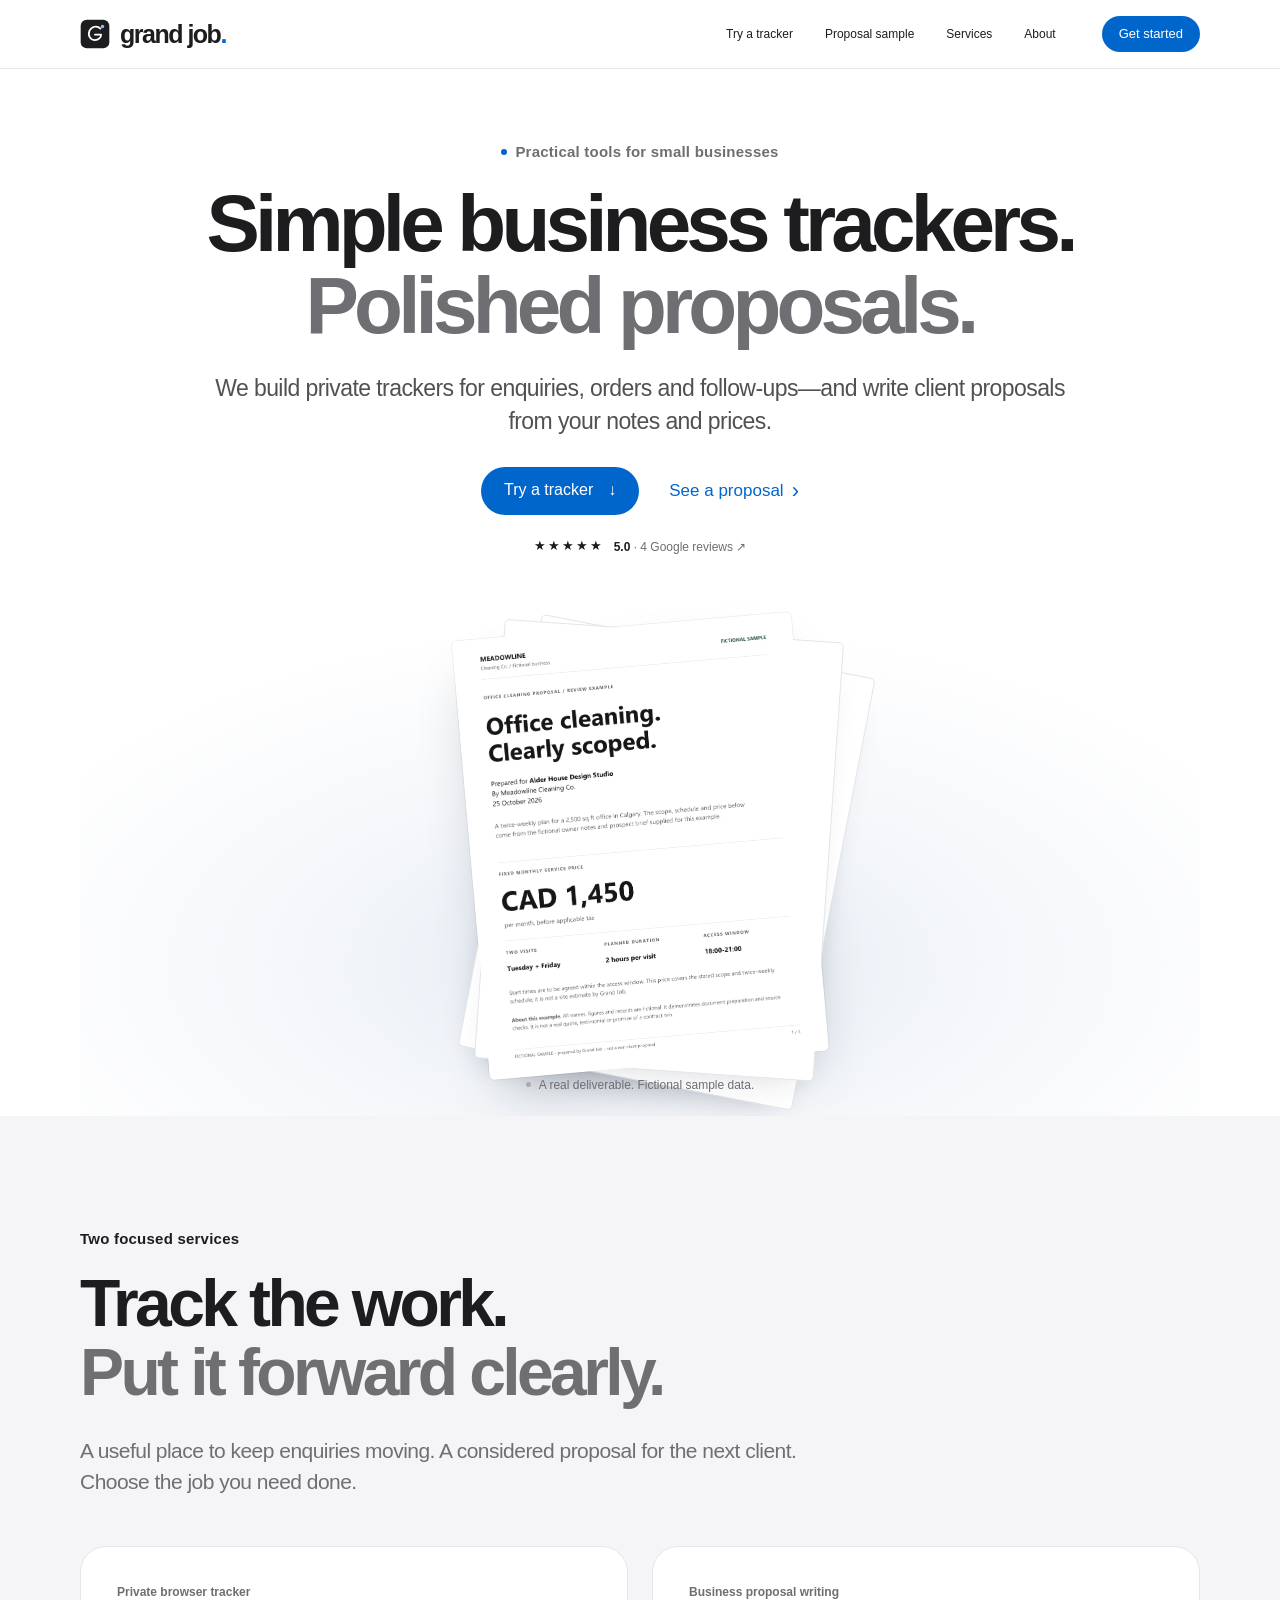
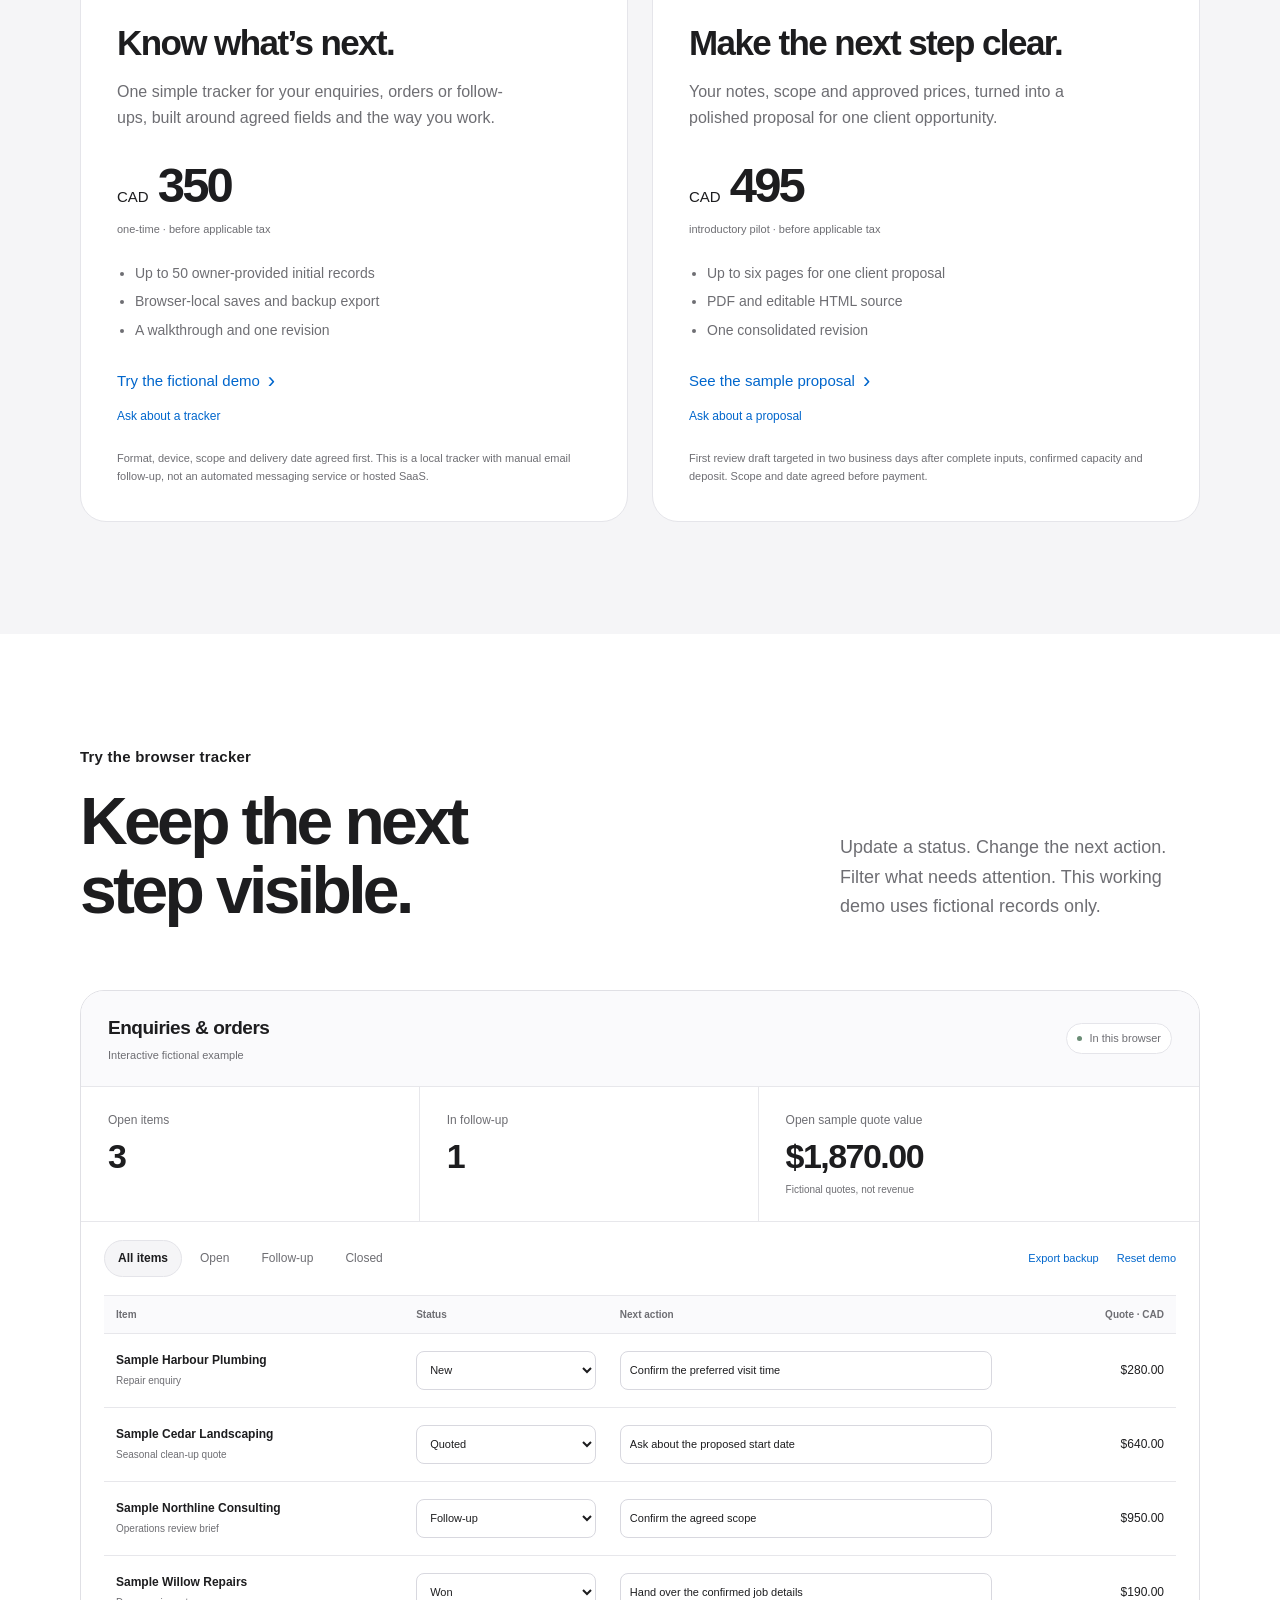
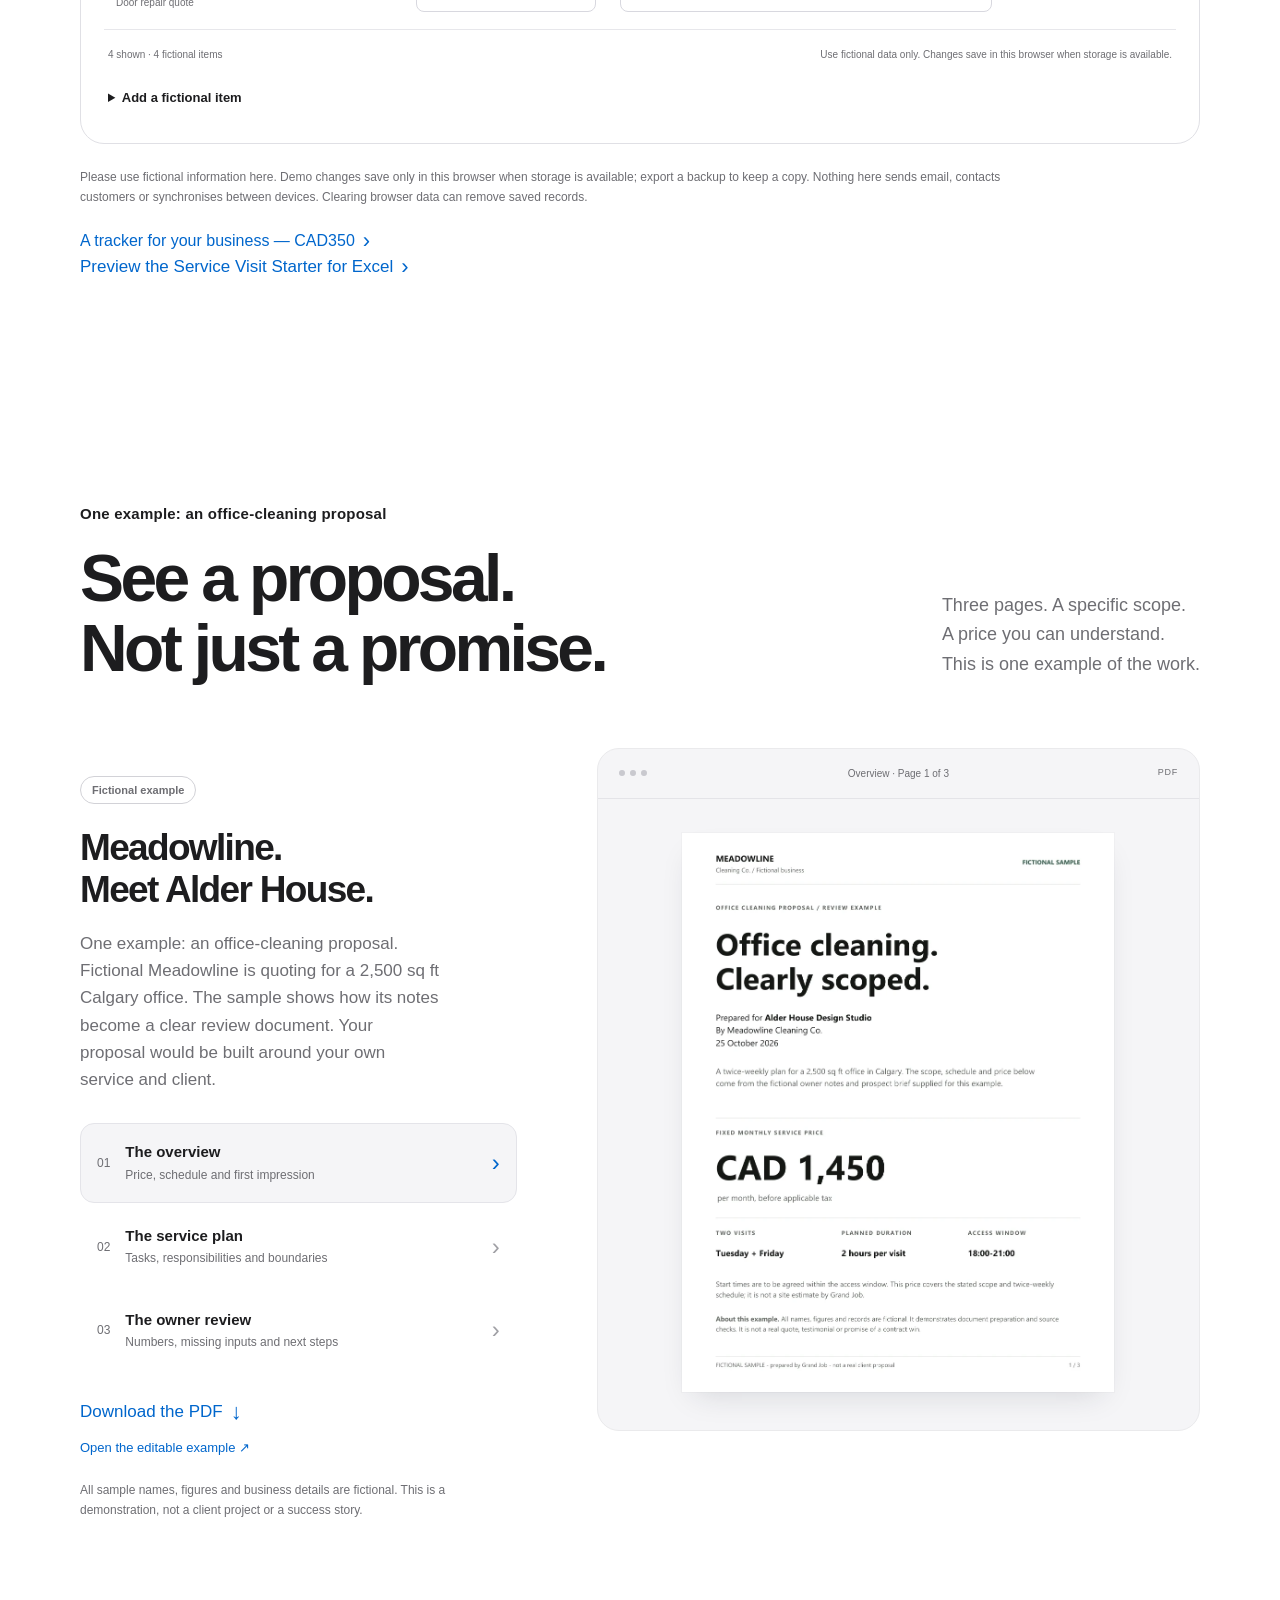
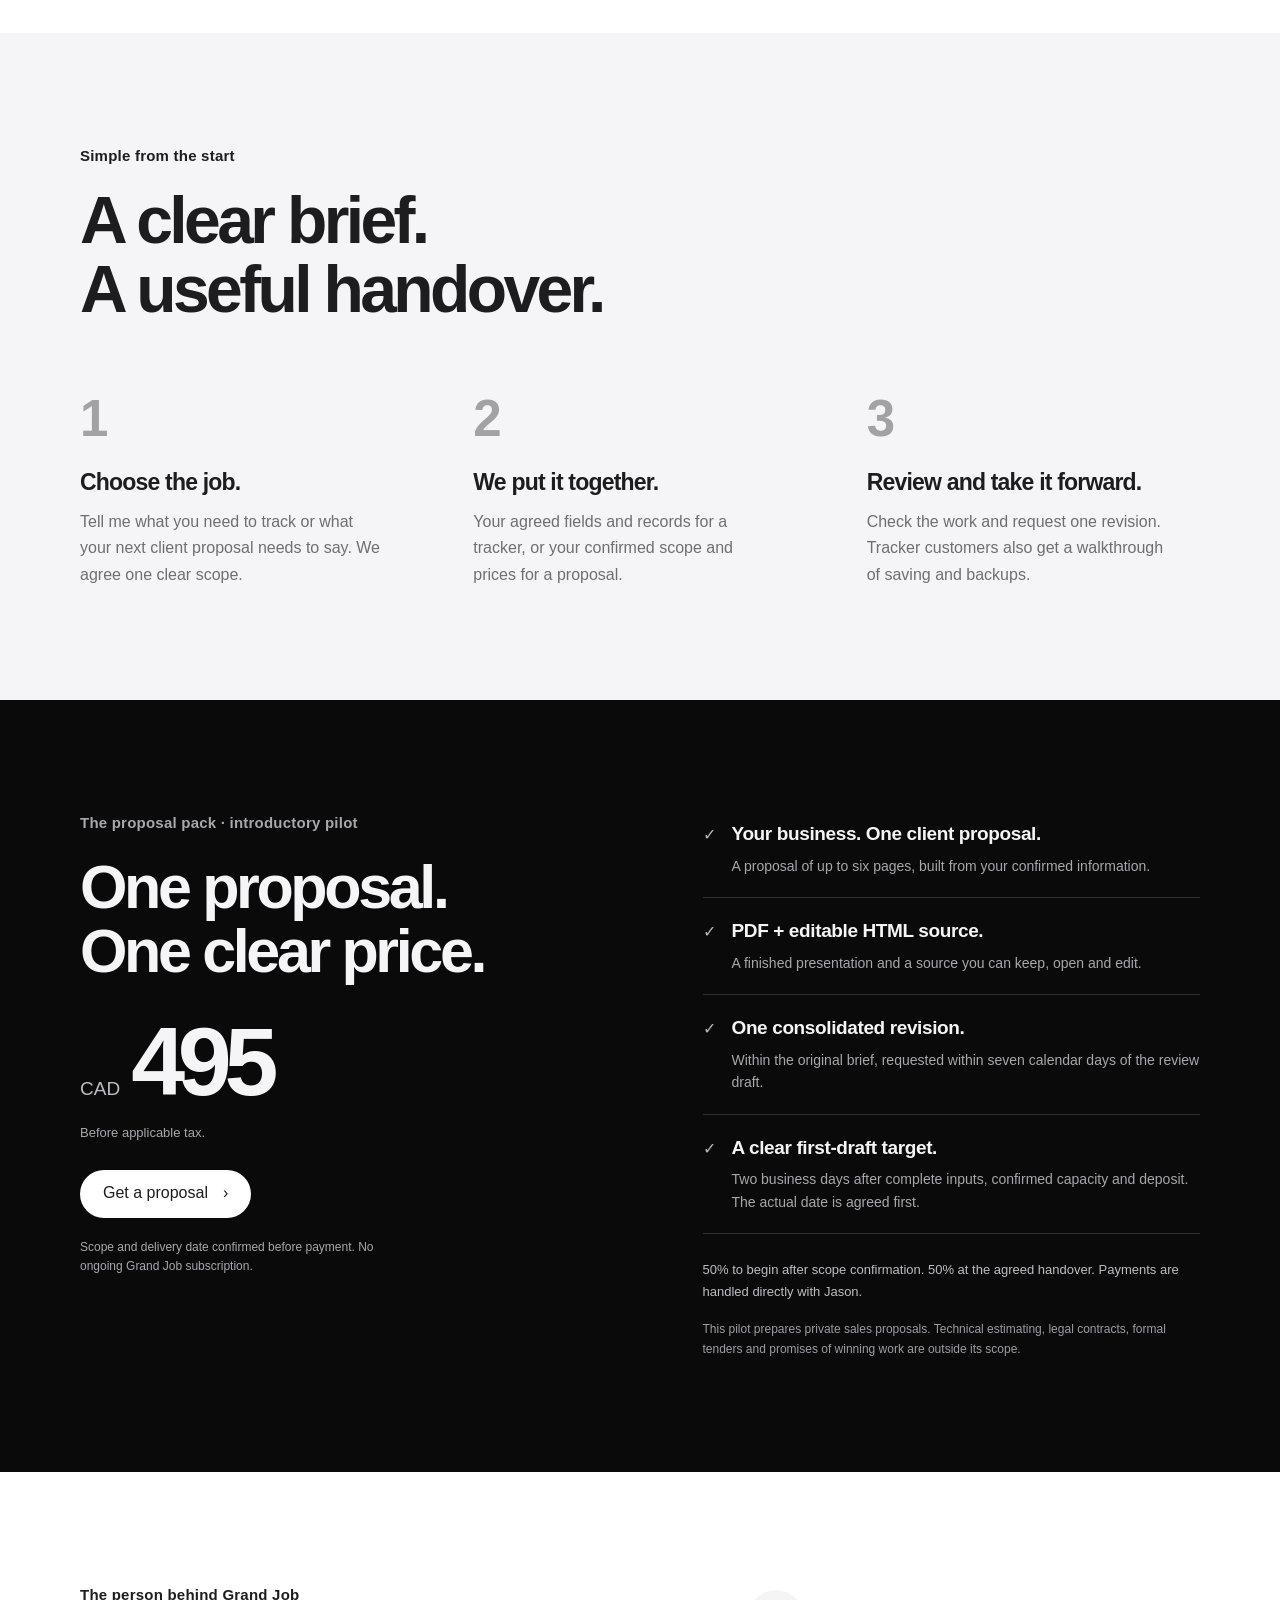
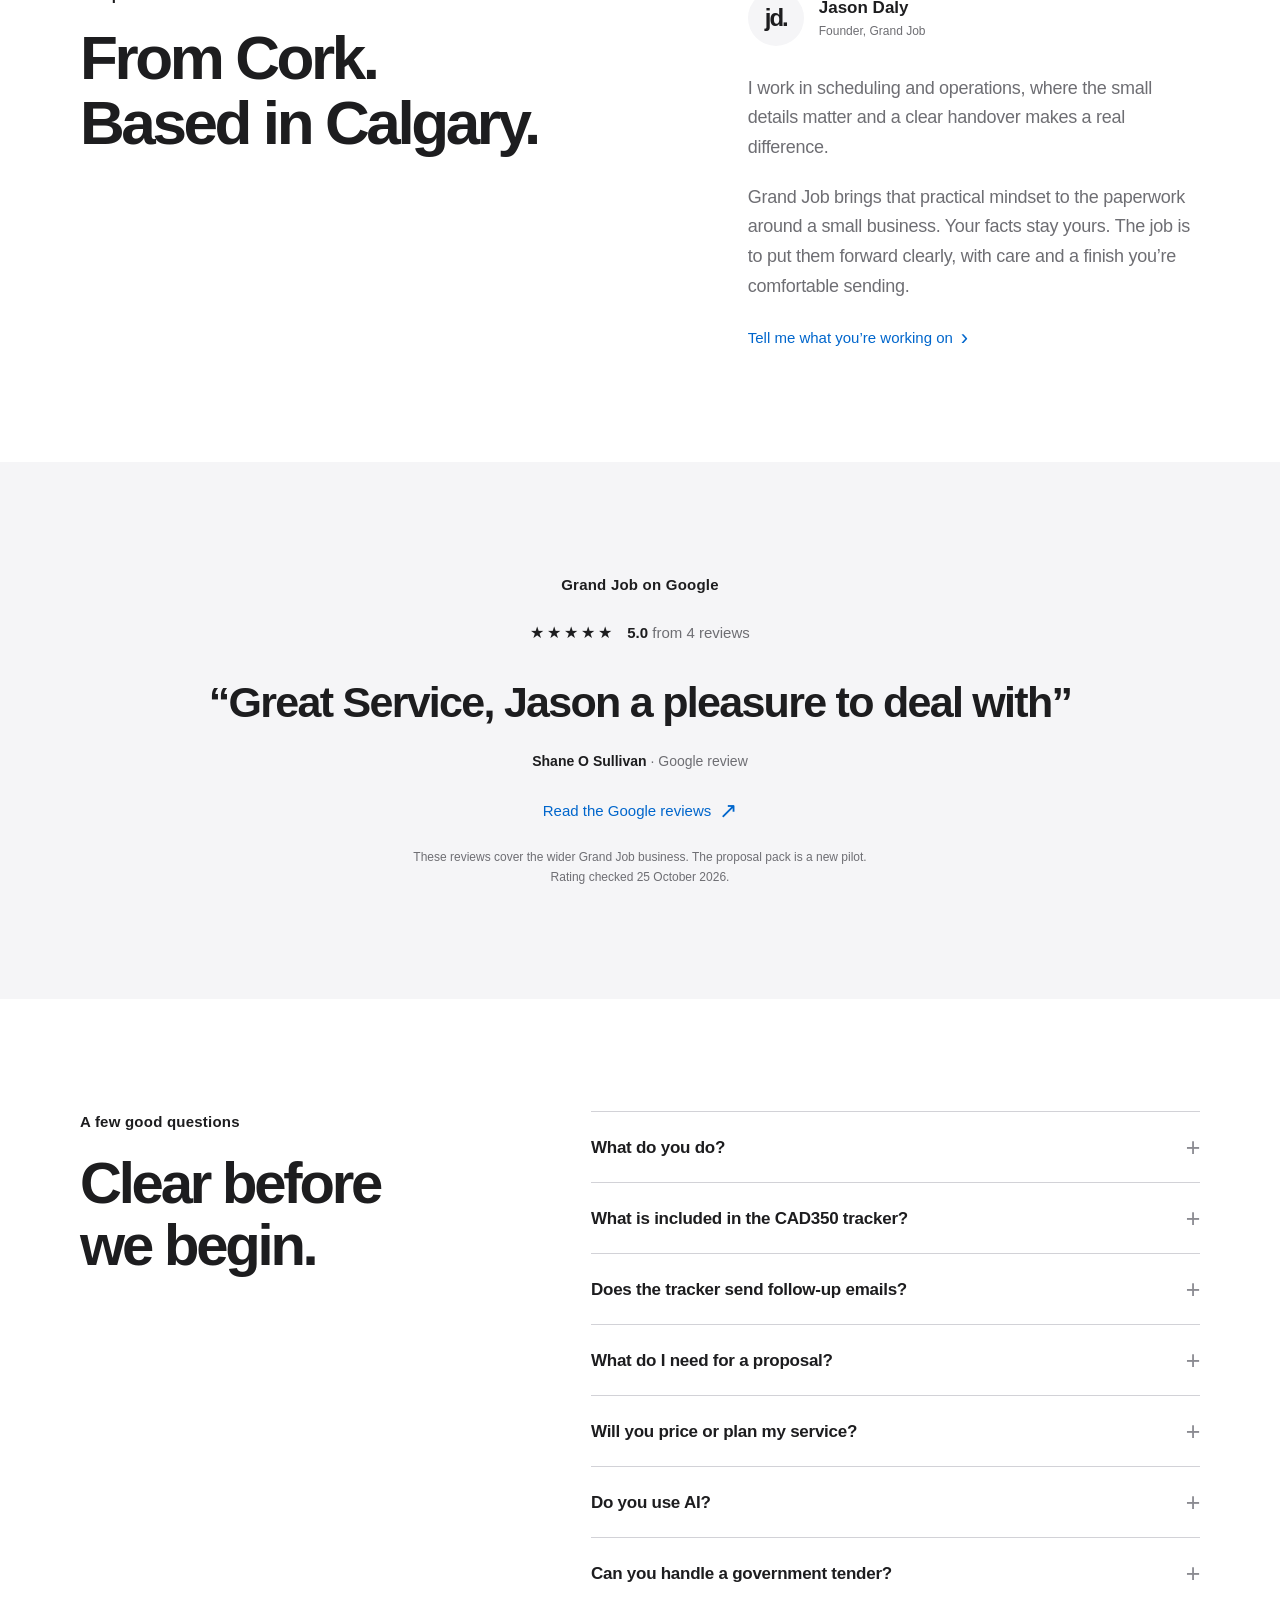
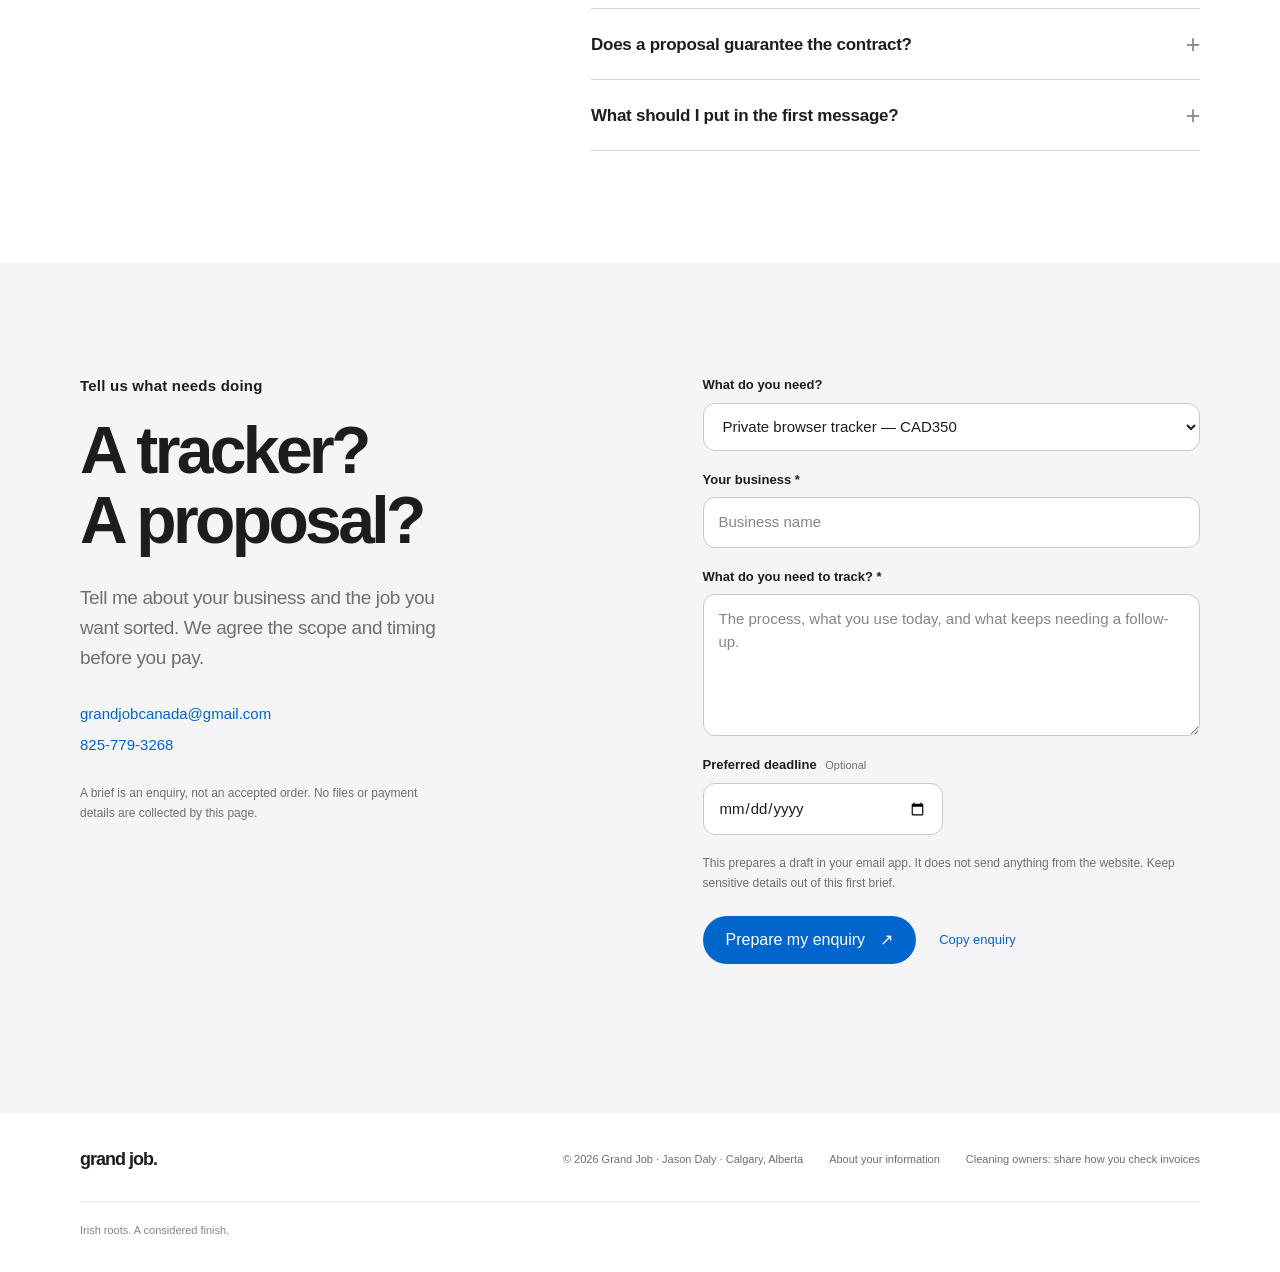
<file: index.html>
<!doctype html>
<html lang="en">
<head>
  <meta charset="utf-8">
  <meta name="viewport" content="width=device-width,initial-scale=1">
  <title>Grand Job — Simple business trackers. Polished proposals.</title>
  <meta name="description" content="Private browser trackers for enquiries, orders and follow-ups from CAD350, plus polished business proposals from CAD495. Practical work by Jason Daly in Calgary. Try the tracker and see the proposal sample.">
  <link rel="canonical" href="https://grandjob.shop/">
  <meta name="theme-color" content="#ffffff">
  <link rel="icon" type="image/svg+xml" href="assets/grandjob-logo.svg">
  <meta property="og:title" content="Grand Job — Simple business trackers. Polished proposals.">
  <meta property="og:description" content="Private trackers for enquiries, orders and follow-ups. Clear client proposals from your notes and prices. Try the working demo and explore both services.">
  <meta property="og:type" content="website">
  <meta property="og:url" content="https://grandjob.shop/">
  <meta property="og:image" content="https://grandjob.shop/assets/grandjob-social-card.png">
  <meta property="og:image:width" content="1200">
  <meta property="og:image:height" content="630">
  <meta property="og:image:alt" content="Grand Job — Business trackers. Polished proposals.">
  <meta name="twitter:card" content="summary_large_image">
  <meta name="twitter:image" content="https://grandjob.shop/assets/grandjob-social-card.png">
  <meta name="twitter:image:alt" content="Grand Job — Business trackers. Polished proposals.">
  <link rel="stylesheet" href="styles.css">
  <script src="app.js" defer></script>
</head>
<body>
  <a class="skip-link" href="#main">Skip to content</a>
  <header class="site-header">
    <nav class="nav shell" aria-label="Main navigation">
      <a class="wordmark" href="#top" aria-label="Grand Job home">
        <img class="mark" src="assets/grandjob-logo.svg" alt="" width="30" height="30" aria-hidden="true">
        <span>grand job<span class="brand-dot">.</span></span>
      </a>
      <div class="nav-links"><a href="#demo">Try a tracker</a><a href="#sample">Proposal sample</a><a href="#services">Services</a><a href="#about">About</a></div>
      <a class="button button-small" href="#contact">Get started</a>
    </nav>
  </header>
  <main id="main">
    <section class="hero shell" id="top" aria-labelledby="hero-title">
      <div class="hero-copy">
        <p class="eyebrow"><span class="status-dot" aria-hidden="true"></span> Practical tools for small businesses</p>
        <h1 class="two-service-title" id="hero-title">Simple business trackers.<br><span>Polished proposals.</span></h1>
        <p class="hero-lead">We build private trackers for enquiries, orders and follow-ups—and write client proposals from your notes and prices.</p>
        <div class="hero-actions"><a class="button" href="#demo">Try a tracker <span aria-hidden="true">↓</span></a><a class="text-link" href="#sample">See a proposal <span aria-hidden="true">›</span></a></div>
        <a class="rating-link" href="https://www.google.com/maps/place/Grand+Job/data=!4m7!3m6!1s0x881a3b8b541606b3:0x635c3be3d216219f!8m2!3d51.0276233!4d-114.087835!16s%2Fg%2F11zd57m26p!19sChIJswYWVIs7GogRnyEW0uM7XGM" target="_blank" rel="noopener noreferrer"><span class="stars" aria-hidden="true">★★★★★</span><span><strong>5.0</strong> · 4 Google reviews <span aria-hidden="true">↗</span></span></a>
      </div>
      <div class="hero-product" aria-label="Preview of the fictional proposal sample">
        <div class="product-glow" aria-hidden="true"></div>
        <figure class="paper-stack">
          <img src="assets/proposal-page-1.webp" alt="One fictional business-proposal example: Meadowline office cleaning at CAD1,450 per month." width="935" height="1210" fetchpriority="high">
        </figure>
        <div class="product-caption"><span class="caption-dot" aria-hidden="true"></span> A real deliverable. Fictional sample data.</div>
      </div>
    </section>

    <section class="concept section-tint" id="services" aria-labelledby="concept-title">
      <div class="shell section-space">
        <p class="eyebrow reveal">Two focused services</p>
        <h2 class="display-title reveal" id="concept-title">Track the work.<br><span class="muted">Put it forward clearly.</span></h2>
        <p class="section-intro reveal">A useful place to keep enquiries moving. A considered proposal for the next client. Choose the job you need done.</p>
        <div class="service-cards">
          <article class="service-card reveal"><span class="service-tag">Private browser tracker</span><h3>Know what’s next.</h3><p>One simple tracker for your enquiries, orders or follow-ups, built around agreed fields and the way you work.</p><div class="service-price">CAD <strong>350</strong><span>one-time · before applicable tax</span></div><ul><li>Up to 50 owner-provided initial records</li><li>Browser-local saves and backup export</li><li>A walkthrough and one revision</li></ul><a class="text-link" href="#demo">Try the fictional demo <span aria-hidden="true">›</span></a><a class="service-contact" href="#contact" data-service-link="tracker">Ask about a tracker</a><p class="service-scope">Format, device, scope and delivery date agreed first. This is a local tracker with manual email follow-up, not an automated messaging service or hosted SaaS.</p></article>
          <article class="service-card reveal"><span class="service-tag">Business proposal writing</span><h3>Make the next step clear.</h3><p>Your notes, scope and approved prices, turned into a polished proposal for one client opportunity.</p><div class="service-price">CAD <strong>495</strong><span>introductory pilot · before applicable tax</span></div><ul><li>Up to six pages for one client proposal</li><li>PDF and editable HTML source</li><li>One consolidated revision</li></ul><a class="text-link" href="#sample">See the sample proposal <span aria-hidden="true">›</span></a><a class="service-contact" href="#contact" data-service-link="proposal">Ask about a proposal</a><p class="service-scope">First review draft targeted in two business days after complete inputs, confirmed capacity and deposit. Scope and date agreed before payment.</p></article>
        </div>
      </div>
    </section>

    <section class="tracker-section shell section-space" id="demo" aria-labelledby="tracker-title">
      <div class="section-heading reveal"><div><p class="eyebrow">Try the browser tracker</p><h2 class="display-title" id="tracker-title">Keep the next<br>step visible.</h2></div><p>Update a status. Change the next action. Filter what needs attention. This working demo uses fictional records only.</p></div>
      <div class="tracker-demo reveal">
        <div class="tracker-toolbar"><div><strong>Enquiries &amp; orders</strong><span>Interactive fictional example</span></div><span class="local-badge"><i aria-hidden="true"></i> In this browser</span></div>
        <div class="tracker-metrics"><div><span>Open items</span><strong id="tracker-open-count">—</strong></div><div><span>In follow-up</span><strong id="tracker-follow-count">—</strong></div><div><span>Open sample quote value</span><strong id="tracker-open-value">—</strong><small>Fictional quotes, not revenue</small></div></div>
        <div class="tracker-controls"><div class="tracker-filters" role="group" aria-label="Filter tracker items"><button type="button" data-tracker-filter="all" aria-pressed="true">All items</button><button type="button" data-tracker-filter="open" aria-pressed="false">Open</button><button type="button" data-tracker-filter="follow-up" aria-pressed="false">Follow-up</button><button type="button" data-tracker-filter="closed" aria-pressed="false">Closed</button></div><div class="tracker-utilities"><button type="button" id="tracker-export">Export backup</button><button type="button" id="tracker-reset">Reset demo</button></div></div>
        <div class="tracker-table-scroll"><table class="tracker-table"><thead><tr><th scope="col">Item</th><th scope="col">Status</th><th scope="col">Next action</th><th scope="col" class="quote-heading">Quote · CAD</th></tr></thead><tbody id="tracker-rows"></tbody></table></div>
        <div class="tracker-bottom"><p id="tracker-row-count">Loading the fictional example…</p><p id="tracker-notice" role="status" aria-live="polite"></p></div>
        <details class="tracker-add"><summary>Add a fictional item</summary><form id="tracker-add-form"><div><label for="tracker-item">Fictional business or item</label><input id="tracker-item" name="item" maxlength="80" placeholder="Sample business" required></div><div><label for="tracker-work">Work or enquiry</label><input id="tracker-work" name="work" maxlength="120" placeholder="What needs doing?" required></div><div><label for="tracker-action">Next action</label><input id="tracker-action" name="action" maxlength="160" placeholder="The next useful step" required></div><div><label for="tracker-value">Sample quote value · CAD</label><input id="tracker-value" name="value" type="number" min="0" step="0.01" value="0" required></div><button class="button" type="submit">Add to the demo <span aria-hidden="true">+</span></button></form></details>
        <noscript><p class="tracker-noscript">JavaScript is needed for this interactive example. You can still enquire about a tracker using the contact details below.</p></noscript>
      </div>
      <p class="tracker-disclaimer">Please use fictional information here. Demo changes save only in this browser when storage is available; export a backup to keep a copy. Nothing here sends email, contacts customers or synchronises between devices. Clearing browser data can remove saved records.</p>
      <a class="text-link tracker-enquire" href="#contact" data-service-link="tracker">A tracker for your business — CAD350 <span aria-hidden="true">›</span></a>
      <p><a class="text-link" href="service-visit-starter.html">Preview the Service Visit Starter for Excel <span aria-hidden="true">›</span></a></p>
    </section>

    <section class="sample-section shell section-space" id="sample" aria-labelledby="sample-title">
      <div class="section-heading reveal"><div><p class="eyebrow">One example: an office-cleaning proposal</p><h2 class="display-title" id="sample-title">See a proposal.<br>Not just a promise.</h2></div><p>Three pages. A specific scope.<br>A price you can understand.<br>This is one example of the work.</p></div>
      <div class="sample-layout">
        <div class="sample-description reveal">
          <div class="sample-label">Fictional example</div>
          <h3>Meadowline.<br>Meet Alder House.</h3>
          <p>One example: an office-cleaning proposal. Fictional Meadowline is quoting for a 2,500 sq ft Calgary office. The sample shows how its notes become a clear review document. Your proposal would be built around your own service and client.</p>
          <div class="page-switcher" role="group" aria-label="Choose a sample proposal page">
            <button type="button" class="page-button is-active" data-page="1" aria-pressed="true" aria-controls="proposal-preview"><span class="page-number">01</span><span><strong>The overview</strong><small>Price, schedule and first impression</small></span><span class="page-arrow" aria-hidden="true">›</span></button>
            <button type="button" class="page-button" data-page="2" aria-pressed="false" aria-controls="proposal-preview"><span class="page-number">02</span><span><strong>The service plan</strong><small>Tasks, responsibilities and boundaries</small></span><span class="page-arrow" aria-hidden="true">›</span></button>
            <button type="button" class="page-button" data-page="3" aria-pressed="false" aria-controls="proposal-preview"><span class="page-number">03</span><span><strong>The owner review</strong><small>Numbers, missing inputs and next steps</small></span><span class="page-arrow" aria-hidden="true">›</span></button>
          </div>
          <div class="sample-downloads"><a class="text-link" href="assets/sample-proposal.pdf" target="_blank" rel="noopener" download>Download the PDF <span aria-hidden="true">↓</span></a><a href="assets/sample-proposal.html" target="_blank" rel="noopener">Open the editable example <span aria-hidden="true">↗</span></a></div>
          <p class="sample-disclosure">All sample names, figures and business details are fictional. This is a demonstration, not a client project or a success story.</p>
        </div>
        <div class="sample-viewer reveal" id="proposal-preview">
          <div class="viewer-top"><span class="viewer-dots" aria-hidden="true"><i></i><i></i><i></i></span><span id="preview-caption">Overview · Page 1 of 3</span><span class="viewer-filetype">PDF</span></div>
          <div class="viewer-page"><img id="preview-image" src="assets/proposal-page-1.webp" alt="Page 1 of the fictional cleaning proposal: overview, monthly price and visit schedule." width="935" height="1210" loading="lazy"></div>
          <p class="sr-only" id="preview-status" role="status" aria-live="polite">Showing page 1 of 3.</p>
        </div>
      </div>
    </section>

    <section class="workflow section-tint" id="how-it-works" aria-labelledby="workflow-title">
      <div class="shell section-space">
        <p class="eyebrow reveal">Simple from the start</p>
        <h2 class="display-title reveal" id="workflow-title">A clear brief.<br>A useful handover.</h2>
        <div class="steps">
          <article class="step reveal"><span class="step-number">1</span><h3>Choose the job.</h3><p>Tell me what you need to track or what your next client proposal needs to say. We agree one clear scope.</p></article>
          <article class="step reveal"><span class="step-number">2</span><h3>We put it together.</h3><p>Your agreed fields and records for a tracker, or your confirmed scope and prices for a proposal.</p></article>
          <article class="step reveal"><span class="step-number">3</span><h3>Review and take it forward.</h3><p>Check the work and request one revision. Tracker customers also get a walkthrough of saving and backups.</p></article>
        </div>
      </div>
    </section>

    <section class="pricing" id="pilot" aria-labelledby="pilot-title">
      <div class="shell pricing-grid section-space">
        <div class="pricing-lead reveal"><p class="eyebrow">The proposal pack · introductory pilot</p><h2 id="pilot-title">One proposal.<br>One clear price.</h2><div class="price"><span class="currency">CAD</span><strong>495</strong></div><p class="price-tax">Before applicable tax.</p><a class="button button-light" href="#contact" data-service-link="proposal">Get a proposal <span aria-hidden="true">›</span></a><p class="pricing-small">Scope and delivery date confirmed before payment. No ongoing Grand Job subscription.</p></div>
        <div class="pricing-details reveal">
          <div class="included-item"><span aria-hidden="true">✓</span><div><h3>Your business. One client proposal.</h3><p>A proposal of up to six pages, built from your confirmed information.</p></div></div>
          <div class="included-item"><span aria-hidden="true">✓</span><div><h3>PDF + editable HTML source.</h3><p>A finished presentation and a source you can keep, open and edit.</p></div></div>
          <div class="included-item"><span aria-hidden="true">✓</span><div><h3>One consolidated revision.</h3><p>Within the original brief, requested within seven calendar days of the review draft.</p></div></div>
          <div class="included-item"><span aria-hidden="true">✓</span><div><h3>A clear first-draft target.</h3><p>Two business days after complete inputs, confirmed capacity and deposit. The actual date is agreed first.</p></div></div>
          <p class="payment-note">50% to begin after scope confirmation. 50% at the agreed handover. Payments are handled directly with Jason.</p>
          <p class="scope-note">This pilot prepares private sales proposals. Technical estimating, legal contracts, formal tenders and promises of winning work are outside its scope.</p>
        </div>
      </div>
    </section>

    <section class="founder shell section-space" id="about" aria-labelledby="founder-title">
      <div class="founder-heading reveal"><p class="eyebrow">The person behind Grand Job</p><h2 class="display-title" id="founder-title">From Cork.<br>Based in Calgary.</h2></div>
      <div class="founder-copy reveal"><div class="founder-id"><span class="founder-monogram" aria-hidden="true">jd.</span><div><strong>Jason Daly</strong><span>Founder, Grand Job</span></div></div><p>I work in scheduling and operations, where the small details matter and a clear handover makes a real difference.</p><p>Grand Job brings that practical mindset to the paperwork around a small business. Your facts stay yours. The job is to put them forward clearly, with care and a finish you’re comfortable sending.</p><a class="text-link" href="#contact">Tell me what you’re working on <span aria-hidden="true">›</span></a></div>
    </section>

    <section class="reviews section-tint" aria-labelledby="reviews-title">
      <div class="shell reviews-inner section-space reveal">
        <p class="eyebrow" id="reviews-title">Grand Job on Google</p>
        <div class="review-score"><span class="stars" aria-hidden="true">★★★★★</span><span><strong>5.0</strong> from 4 reviews</span></div>
        <blockquote>“Great Service, Jason a pleasure to deal with”</blockquote>
        <p class="review-author">Shane O Sullivan <span>· Google review</span></p>
        <a class="text-link" href="https://www.google.com/maps/place/Grand+Job/data=!4m7!3m6!1s0x881a3b8b541606b3:0x635c3be3d216219f!8m2!3d51.0276233!4d-114.087835!16s%2Fg%2F11zd57m26p!19sChIJswYWVIs7GogRnyEW0uM7XGM" target="_blank" rel="noopener noreferrer">Read the Google reviews <span aria-hidden="true">↗</span></a>
        <p class="review-context">These reviews cover the wider Grand Job business. The proposal pack is a new pilot.<br>Rating checked 25 October 2026.</p>
      </div>
    </section>

    <section class="faq shell section-space" aria-labelledby="faq-title">
      <div class="faq-heading reveal"><p class="eyebrow">A few good questions</p><h2 class="display-title" id="faq-title">Clear before<br>we begin.</h2></div>
      <div class="faq-list reveal">
        <details><summary>What do you do?</summary><p>Two focused jobs: private browser trackers for enquiries, orders and follow-ups at CAD350, and client proposal preparation at CAD495. Both are scoped before payment. The cleaning proposal is one fictional example, not the only type of business we work with.</p></details>
        <details><summary>What is included in the CAD350 tracker?</summary><p>One private browser tracker with agreed fields, up to 50 owner-provided initial records, local saves, backup export, a walkthrough and one revision. We agree the format, device, scope and delivery date first. It does not include automatic emails, cloud hosting or multi-device synchronisation.</p></details>
        <details><summary>Does the tracker send follow-up emails?</summary><p>No. It helps you see what needs doing; you send your own messages. The public demo contains fictional examples and saves only in the browser where you use it. Exported backups matter because clearing browser data can remove records.</p></details>
        <details><summary>What do I need for a proposal?</summary><p>Your client’s actual request, project notes, scope, schedule, approved prices and any evidence behind the claims you want included. We check what is missing before confirming the work.</p></details>
        <details><summary>Will you price or plan my service?</summary><p>You supply and approve the price, scope and specialist approach. Grand Job handles writing and document preparation; it does not create a technical estimate or invent commercial terms for you.</p></details>
        <details><summary>Do you use AI?</summary><p>Yes. AI assists with structure, drafting and formatting. The proposal is checked against the information you provide, and you confirm the factual and technical content before the release version. Missing qualifications, evidence or terms are flagged rather than invented.</p></details>
        <details><summary>Can you handle a government tender?</summary><p>Formal tenders, public procurement submissions, legal contracts and mandatory compliance certification are outside this introductory pilot.</p></details>
        <details><summary>Does a proposal guarantee the contract?</summary><p>No. The prospect’s decision depends on factors including your price, experience and service. You are paying for the agreed proposal preparation, not a promised sales result.</p></details>
        <details id="privacy"><summary>What should I put in the first message?</summary><p>A short description is enough to check fit. Leave out passwords, financial account details, health information and unnecessary personal data. You can use fictional examples in the initial brief; any required business files are agreed separately.</p></details>
      </div>
    </section>

    <section class="contact section-tint" id="contact" aria-labelledby="contact-title">
      <div class="shell section-space contact-grid">
        <div class="contact-copy reveal"><p class="eyebrow">Tell us what needs doing</p><h2 class="display-title" id="contact-title">A tracker?<br>A proposal?</h2><p>Tell me about your business and the job you want sorted. We agree the scope and timing before you pay.</p><div class="contact-direct"><a href="mailto:grandjobcanada@gmail.com">grandjobcanada@gmail.com</a><a href="tel:+18257793268">825-779-3268</a></div><p class="contact-privacy">A brief is an enquiry, not an accepted order. No files or payment details are collected by this page.</p></div>
        <form class="brief-form reveal" id="brief-form">
          <div class="form-row"><label for="service">What do you need?</label><select id="service" name="service"><option value="tracker">Private browser tracker — CAD350</option><option value="proposal">Business proposal — CAD495</option></select></div>
          <div class="form-row"><label for="company">Your business <span aria-hidden="true">*</span></label><input id="company" name="company" autocomplete="organization" maxlength="120" required placeholder="Business name"></div>
          <div class="form-row" id="prospect-row"><label for="prospect">Who is the proposal for? <span aria-hidden="true">*</span></label><input id="prospect" name="prospect" maxlength="140" placeholder="Client or prospect name"></div>
          <div class="form-row"><label id="brief-label" for="brief">What do you need to track? <span aria-hidden="true">*</span></label><textarea id="brief" name="brief" rows="5" maxlength="1800" required placeholder="The process, the scope you know, and what you already use."></textarea></div>
          <div class="form-row"><label for="deadline">Preferred deadline <span class="optional">Optional</span></label><input id="deadline" name="deadline" type="date"></div>
          <p class="form-help">This prepares a draft in your email app. It does not send anything from the website. Keep sensitive details out of this first brief.</p>
          <div class="form-actions"><button class="button" type="submit">Prepare my enquiry <span aria-hidden="true">↗</span></button><button class="copy-button" type="button" id="copy-enquiry">Copy enquiry</button></div>
          <p class="form-status" id="form-status" role="status" aria-live="polite"></p>
          <textarea class="copy-fallback" id="copy-fallback" aria-label="Prepared enquiry text to copy" readonly hidden></textarea>
        </form>
      </div>
    </section>
  </main>
  <footer class="site-footer shell"><a class="footer-brand" href="#top">grand job.</a><p>© 2026 Grand Job · Jason Daly · Calgary, Alberta</p><a href="#privacy">About your information</a><a href="cleaning-invoice-check.html">Cleaning owners: share how you check invoices</a><span>Irish roots. A considered finish.</span></footer>
</body>
</html>
</file>
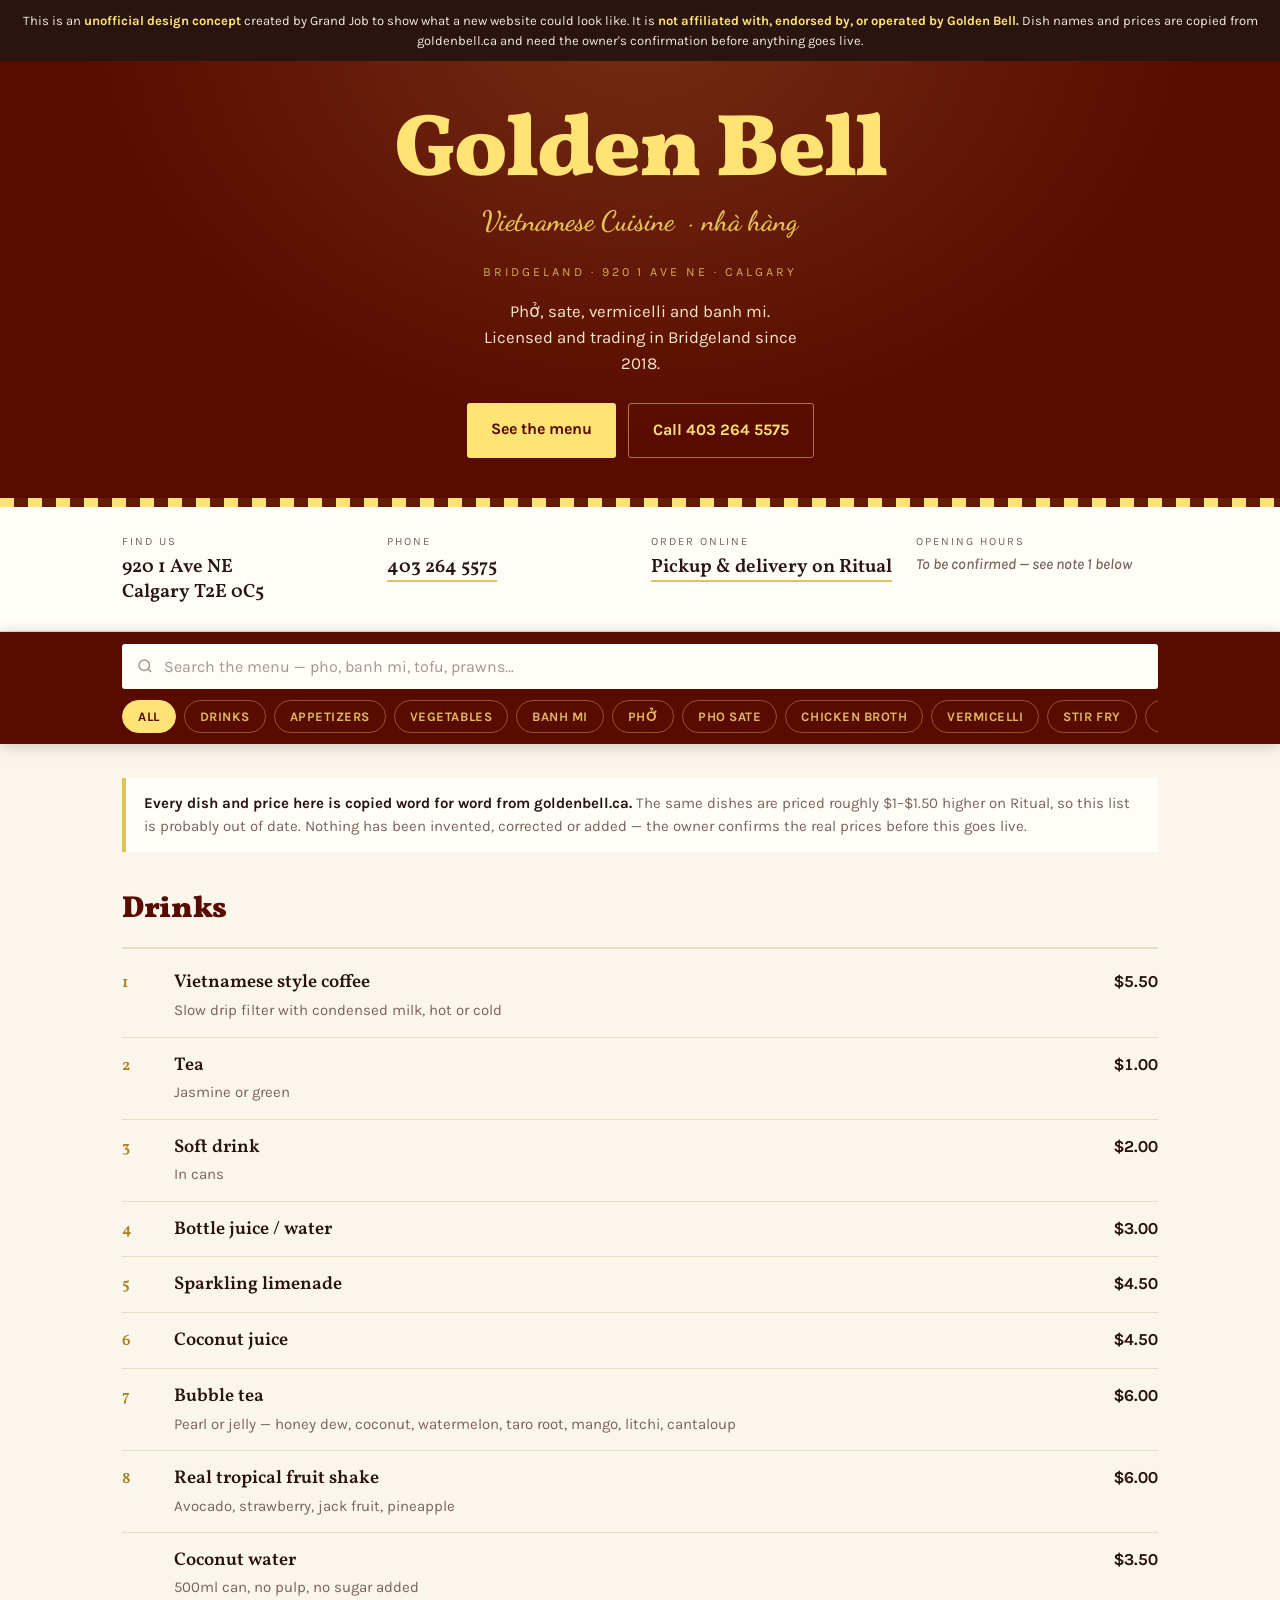
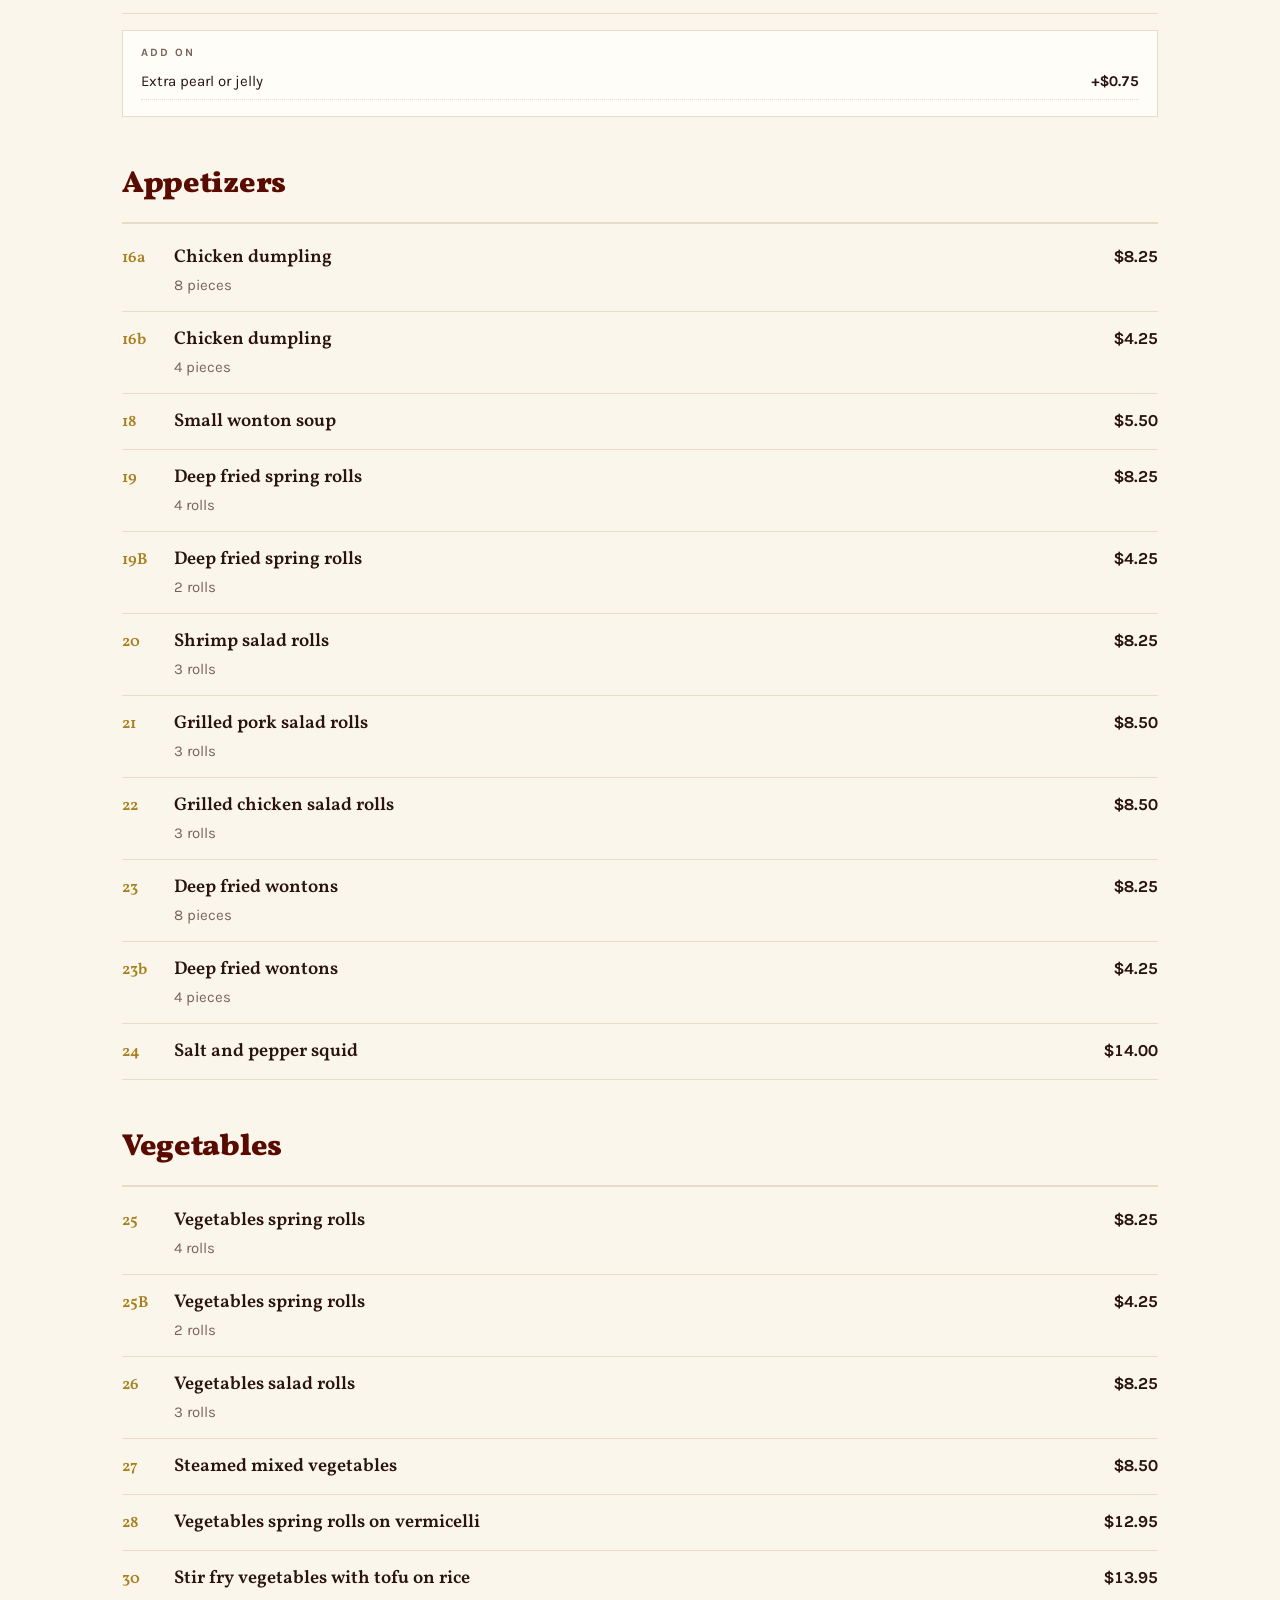
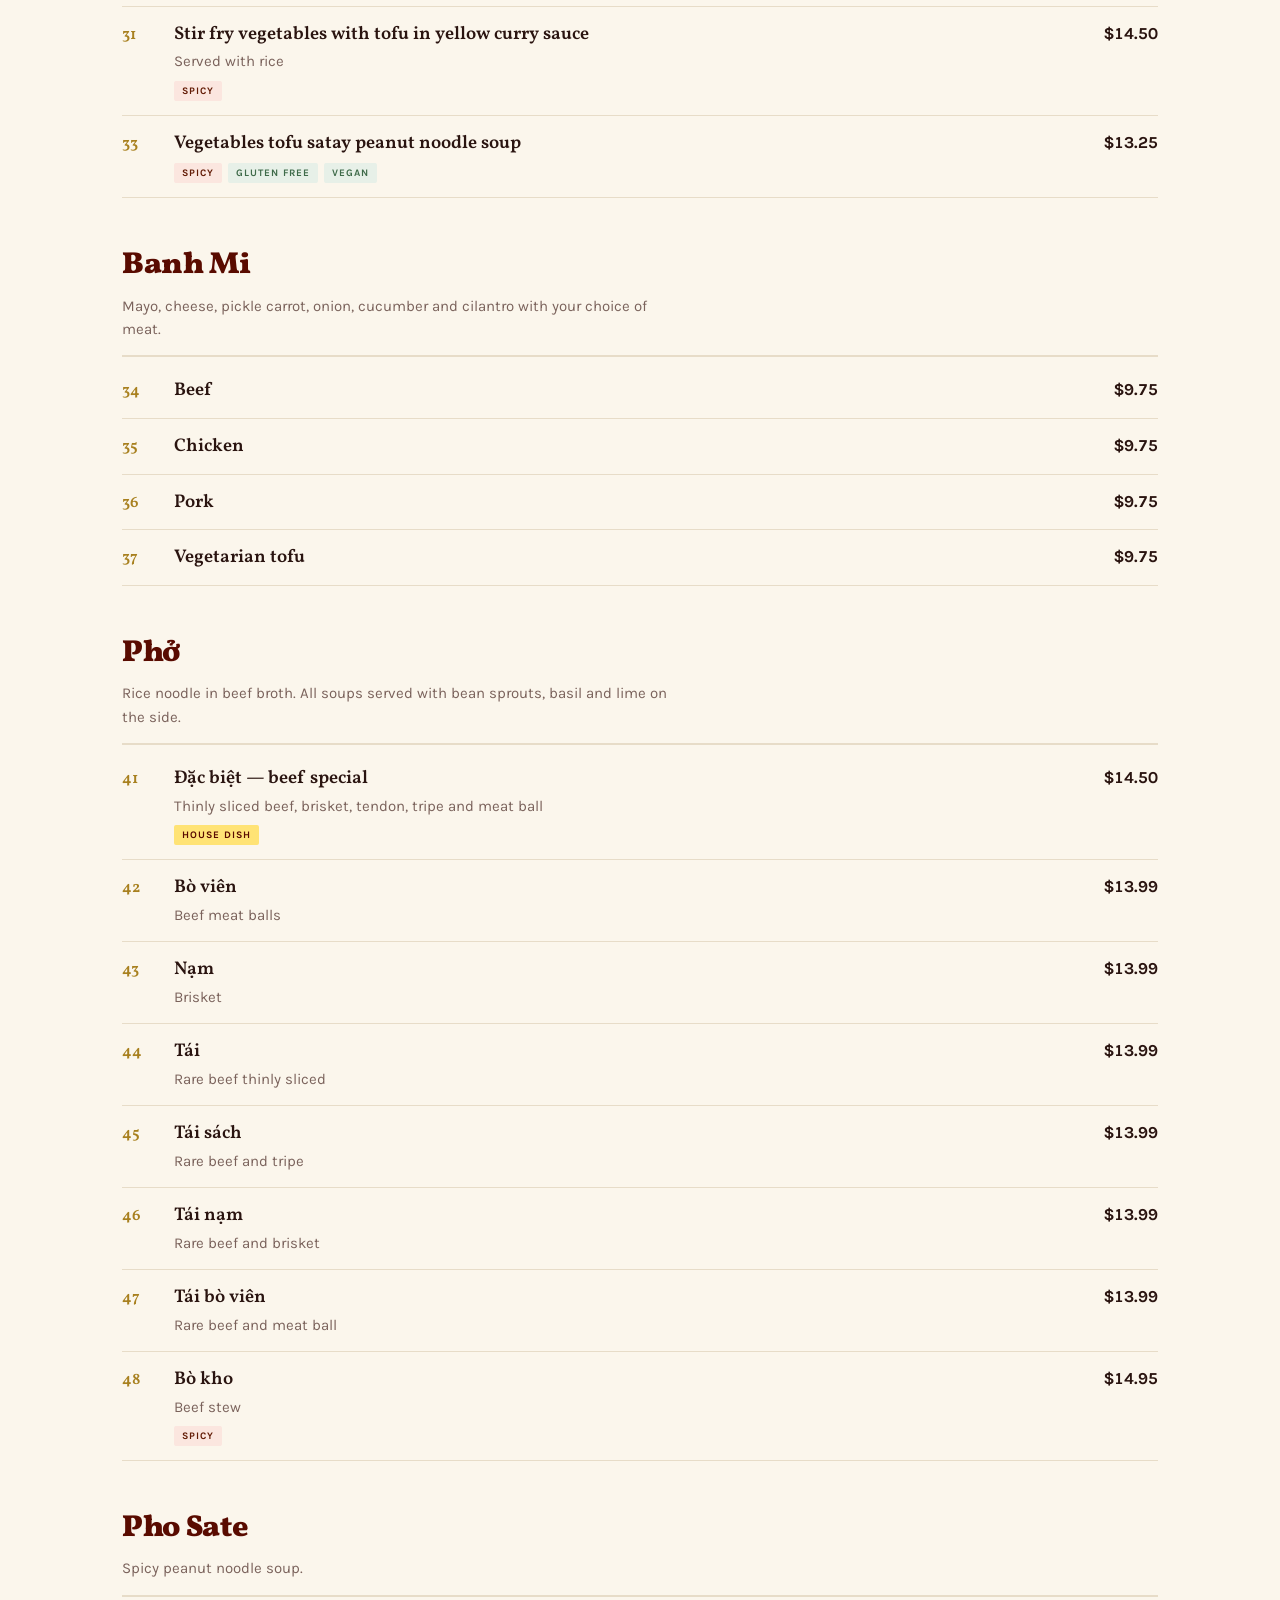
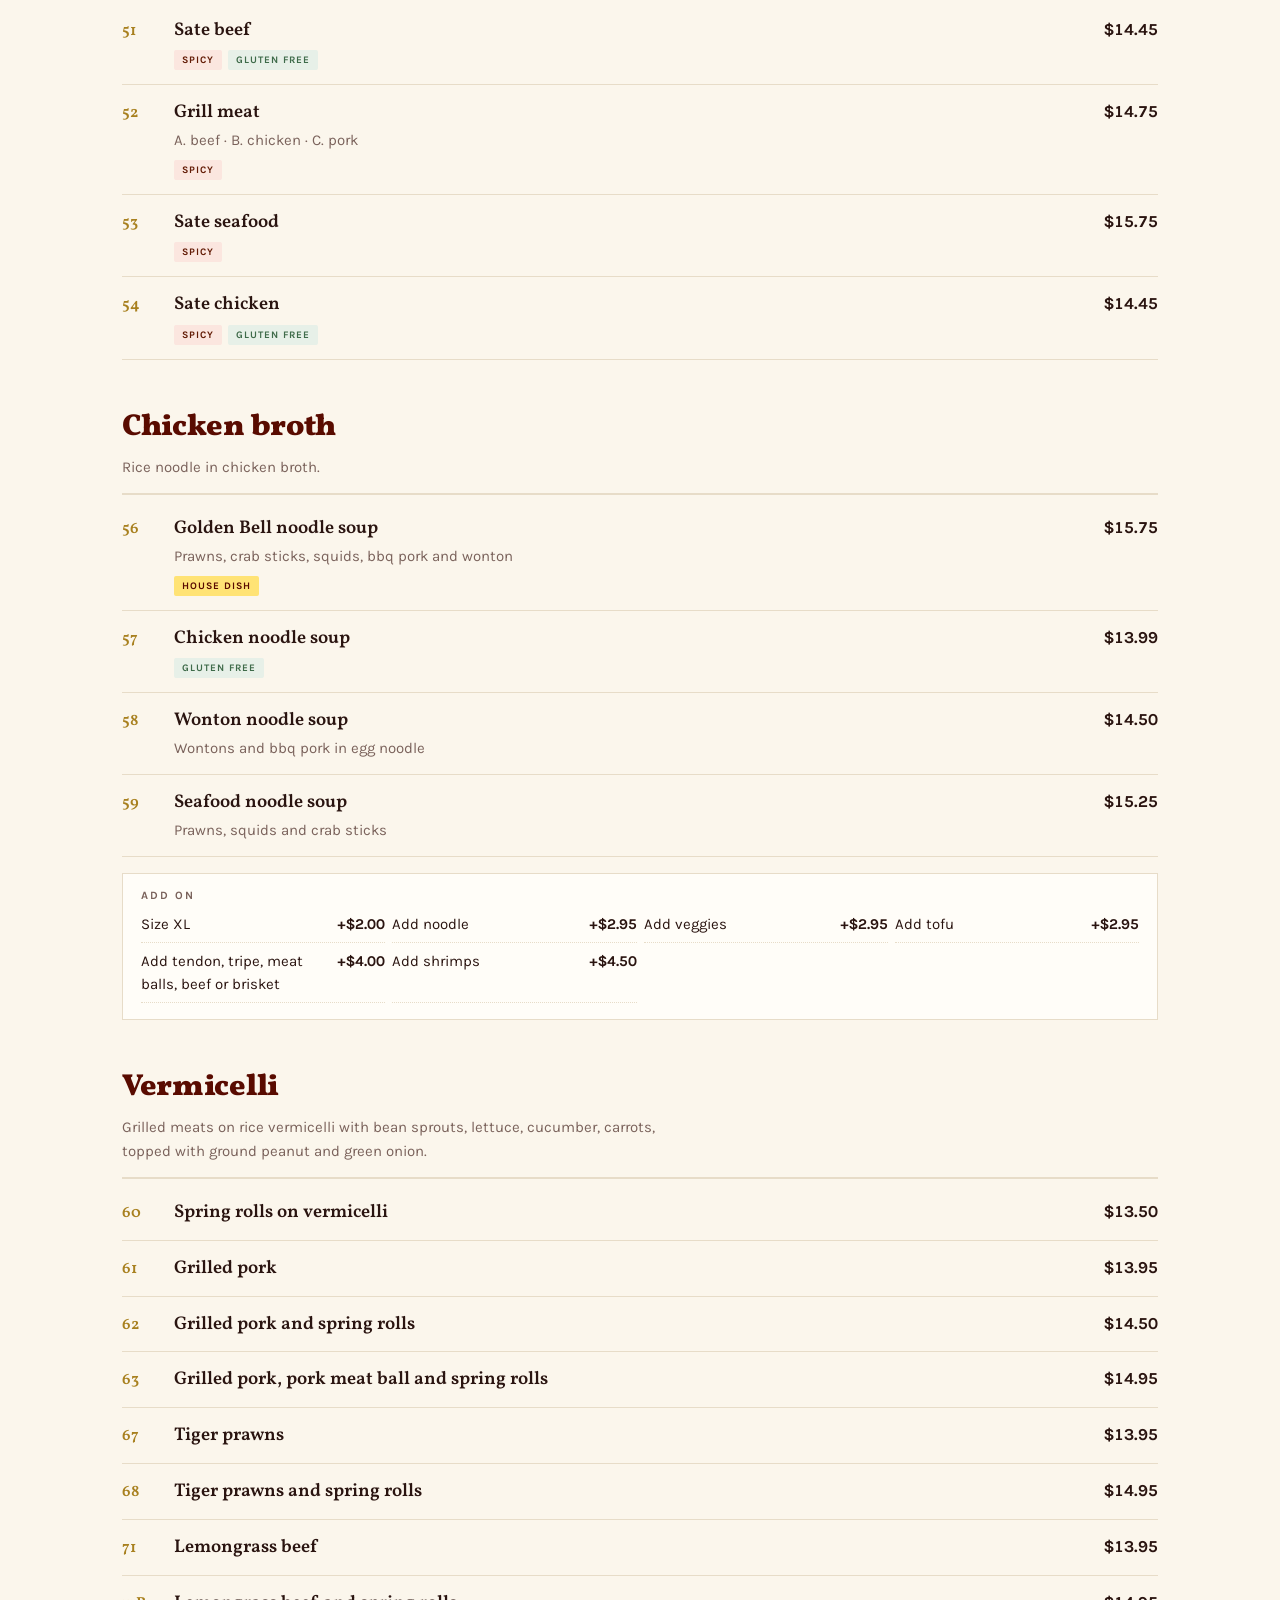
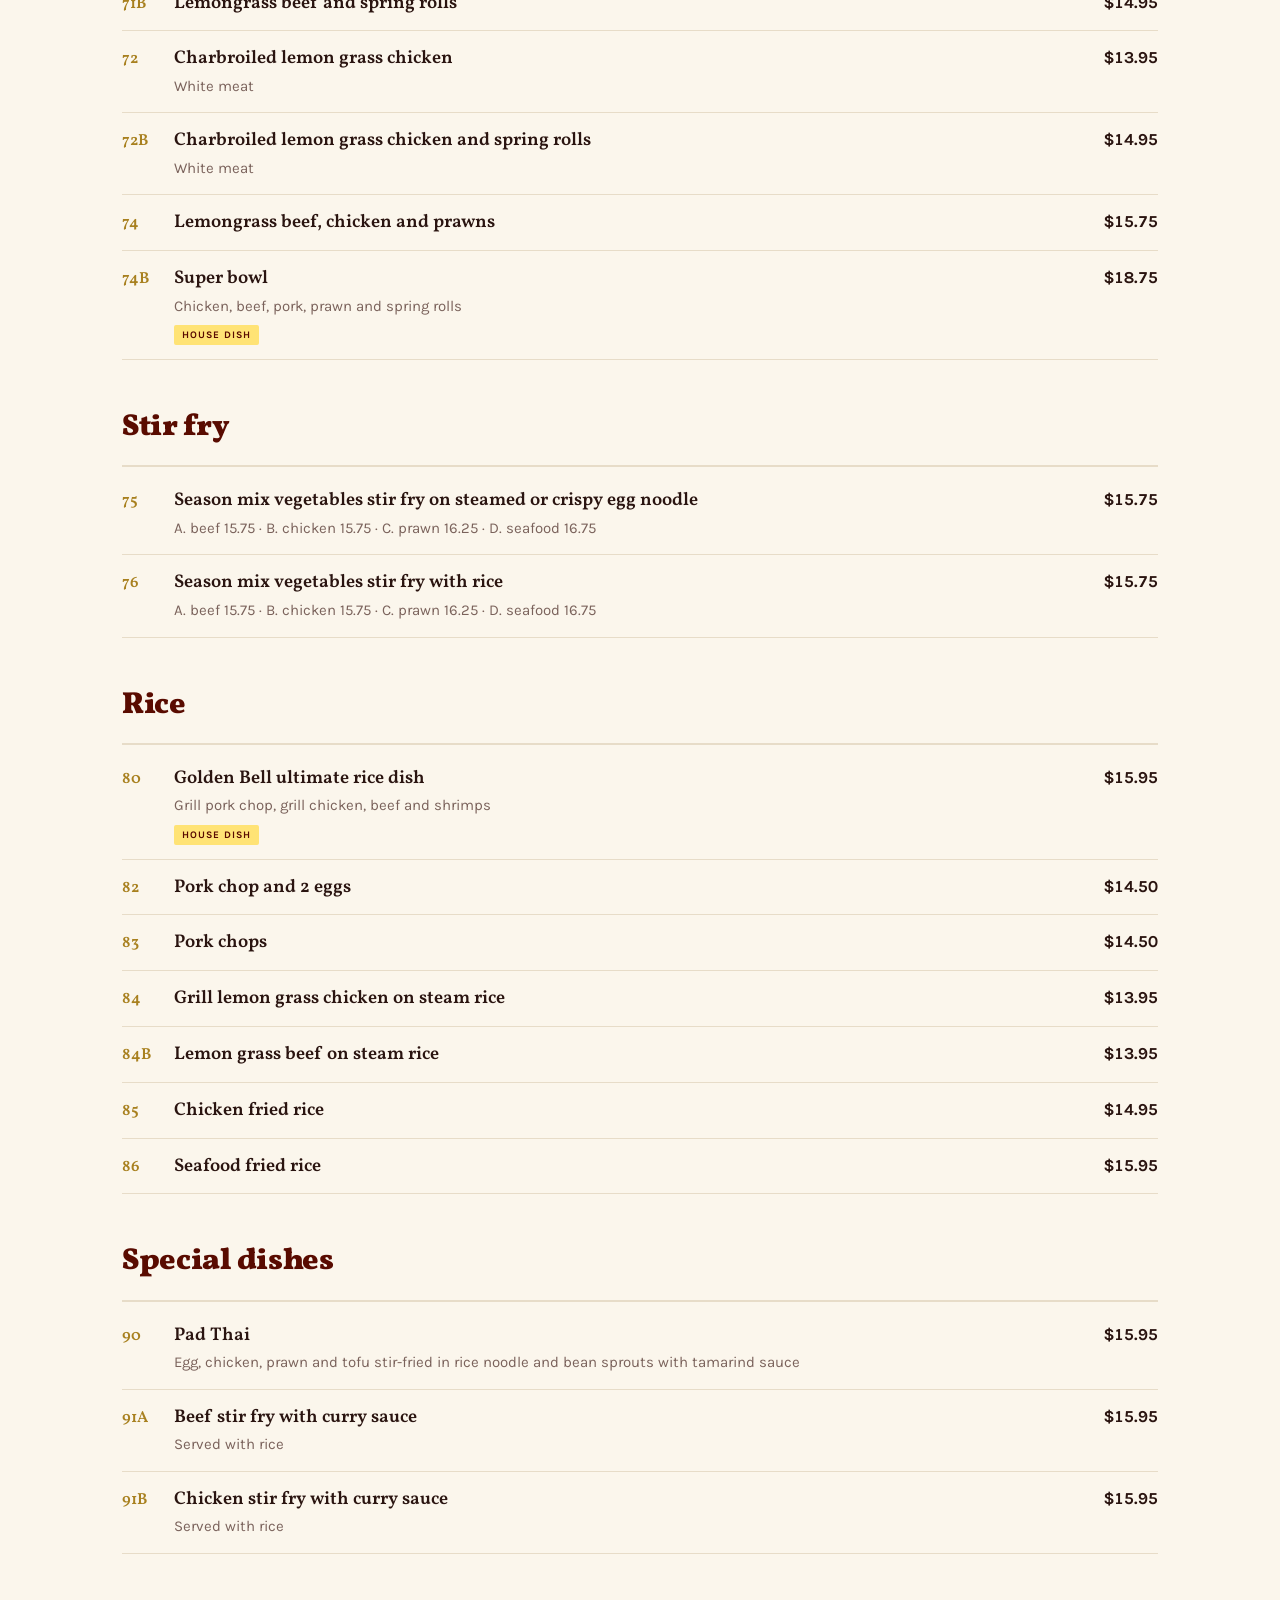
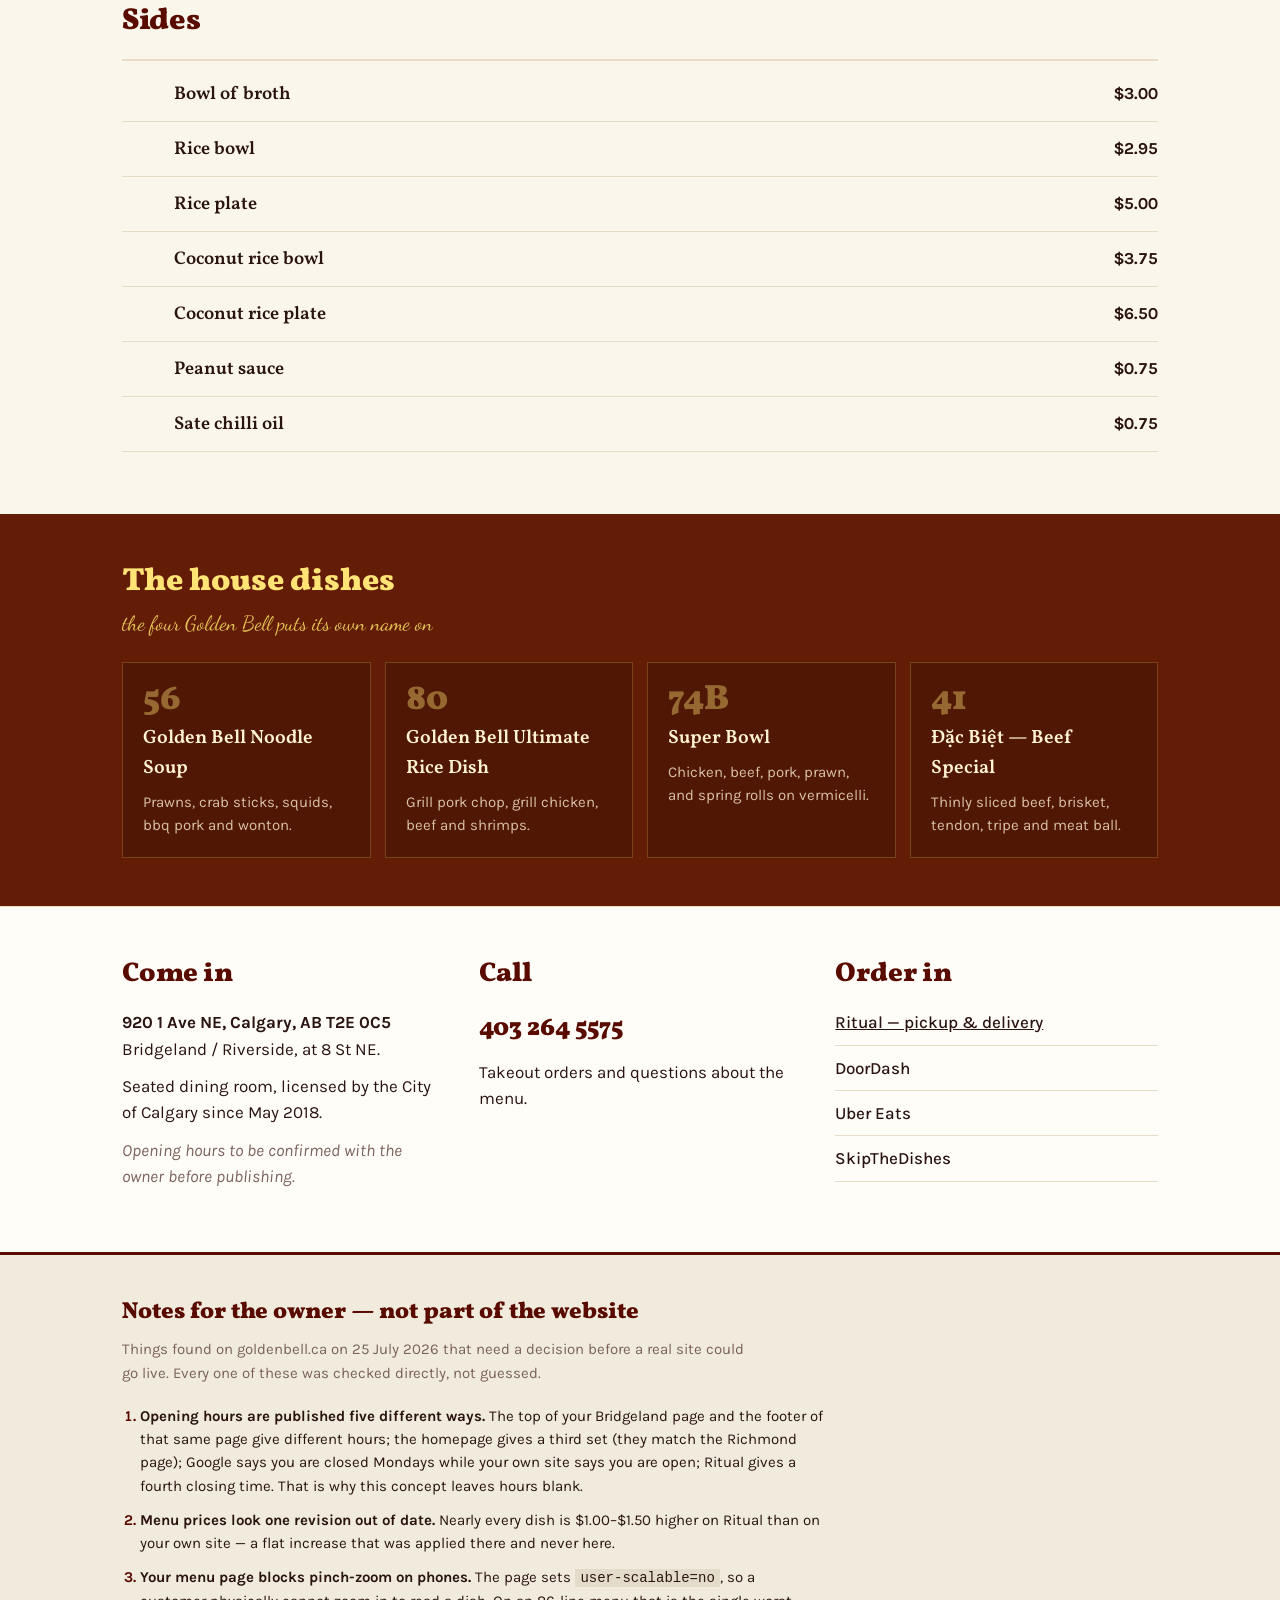
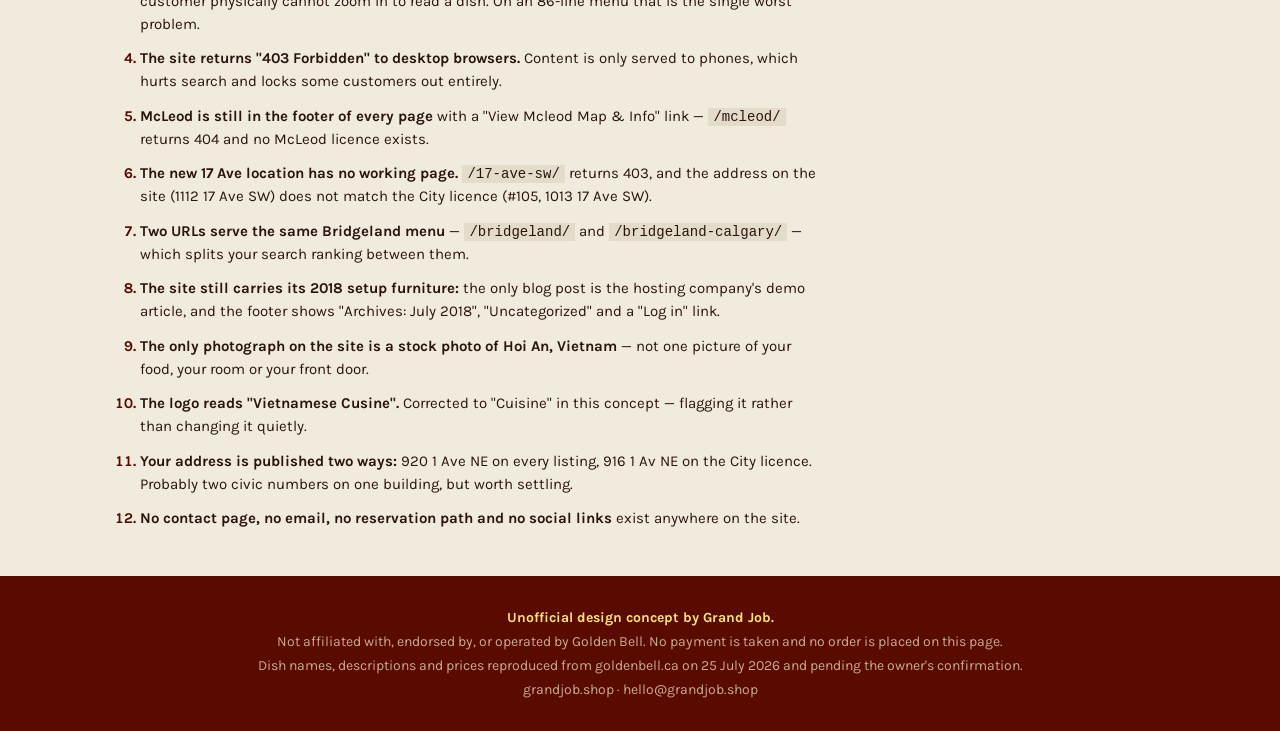
<file: work/golden-bell/index.html>
<!DOCTYPE html>
<html lang="en">
<head>
<meta charset="utf-8">
<meta name="viewport" content="width=device-width, initial-scale=1">
<meta name="robots" content="noindex,nofollow">
<title>Golden Bell Bridgeland — Vietnamese, Calgary (unofficial design concept)</title>
<meta name="description" content="Unofficial design concept by Grand Job for Golden Bell Bridgeland, 920 1 Ave NE, Calgary. Not affiliated with or endorsed by Golden Bell.">
<link rel="preconnect" href="https://fonts.googleapis.com">
<link rel="preconnect" href="https://fonts.gstatic.com" crossorigin>
<link href="https://fonts.googleapis.com/css2?family=Vollkorn:wght@600;900&family=Dancing+Script:wght@600&family=Karla:wght@400;500;700&display=swap" rel="stylesheet">
<style>
:root{
  --oxblood:#590B00; --ember:#631C06; --gold:#FFE375; --gold-deep:#E4C255;
  --cream:#FBF6EC; --paper:#FFFDF8; --ink:#2A1410; --ink-soft:#7A625B;
  --rule:#E7DCC8; --leaf:#3F6B4A;
}
*{margin:0;padding:0;box-sizing:border-box}
html{scroll-behavior:smooth}
body{background:var(--cream);color:var(--ink);font:400 17px/1.55 'Karla',system-ui,sans-serif;
  -webkit-font-smoothing:antialiased}
img,svg{max-width:100%;display:block}
a{color:inherit}

/* concept strip */
.concept{background:var(--ink);color:#F5E9DC;font-size:.8125rem;line-height:1.5;
  padding:11px 20px;text-align:center}
.concept b{color:var(--gold);font-weight:700}

/* masthead */
.mast{background:var(--oxblood);color:var(--gold);text-align:center;
  padding:52px 22px 40px;position:relative;overflow:hidden}
.mast::before{content:"";position:absolute;inset:0;
  background:radial-gradient(ellipse at 50% -10%,rgba(255,227,117,.16),transparent 62%)}
.mast>*{position:relative}
.mast .word{font-family:'Vollkorn',Georgia,serif;font-weight:900;letter-spacing:-.02em;
  font-size:clamp(3rem,11vw,5.5rem);line-height:.92}
.mast .script{font-family:'Dancing Script',cursive;font-weight:600;
  font-size:clamp(1.25rem,4vw,1.75rem);color:var(--gold-deep);margin-top:6px}
.mast .place{font-size:.78rem;letter-spacing:.24em;text-transform:uppercase;
  color:rgba(255,227,117,.72);margin-top:20px}
.mast .lede{max-width:33ch;margin:16px auto 0;color:#F7E7C9;font-size:1.05rem}
.cta{display:flex;gap:12px;justify-content:center;flex-wrap:wrap;margin-top:26px}
.btn{font-weight:700;font-size:1rem;padding:14px 24px;border-radius:3px;text-decoration:none;
  display:inline-block}
.btn-g{background:var(--gold);color:var(--oxblood)}
.btn-o{border:1.5px solid rgba(255,227,117,.5);color:var(--gold)}
.rice{height:9px;background:repeating-linear-gradient(90deg,var(--gold) 0 14px,var(--ember) 14px 28px)}

/* facts */
.facts{background:var(--paper);border-bottom:1px solid var(--rule)}
.facts-in{max-width:1080px;margin:0 auto;padding:26px 22px;display:grid;gap:22px;
  grid-template-columns:repeat(auto-fit,minmax(210px,1fr))}
.fact .k{font-size:.7rem;letter-spacing:.18em;text-transform:uppercase;color:var(--ink-soft);
  margin-bottom:5px}
.fact .v{font-family:'Vollkorn',Georgia,serif;font-weight:600;font-size:1.2rem;line-height:1.3}
.fact .v a{text-decoration:none;border-bottom:2px solid var(--gold-deep)}
.fact .tbc{font-family:'Karla',sans-serif;font-weight:500;font-size:.95rem;color:var(--ink-soft);
  font-style:italic}

/* menu controls */
.tools{position:sticky;top:0;z-index:40;background:var(--oxblood);
  box-shadow:0 2px 14px rgba(42,20,16,.22)}
.tools-in{max-width:1080px;margin:0 auto;padding:12px 22px 0}
.srch{position:relative}
.srch input{width:100%;font:400 1rem/1 'Karla',sans-serif;color:var(--ink);
  background:var(--paper);border:0;border-radius:3px;padding:13px 14px 13px 42px}
.srch input::placeholder{color:#A6968E}
.srch svg{position:absolute;left:14px;top:50%;transform:translateY(-50%);width:18px;height:18px;
  stroke:#A6968E;fill:none;stroke-width:2}
.chips{display:flex;gap:8px;overflow-x:auto;padding:11px 0;scrollbar-width:none;-ms-overflow-style:none}
.chips::-webkit-scrollbar{display:none}
.chip{flex:0 0 auto;font:700 .8125rem/1 'Karla',sans-serif;letter-spacing:.04em;
  text-transform:uppercase;color:rgba(255,227,117,.8);background:transparent;
  border:1.5px solid rgba(255,227,117,.34);border-radius:99px;padding:9px 15px;cursor:pointer;
  white-space:nowrap;font-family:'Karla',sans-serif}
.chip[aria-pressed="true"]{background:var(--gold);color:var(--oxblood);border-color:var(--gold)}
.chip:focus-visible{outline:2px solid var(--paper);outline-offset:2px}

/* menu */
main{max-width:1080px;margin:0 auto;padding:34px 22px 10px}
.note{background:var(--paper);border-left:4px solid var(--gold-deep);padding:14px 18px;
  font-size:.9375rem;color:var(--ink-soft);margin-bottom:34px}
.note b{color:var(--ink)}
.grp{margin-bottom:44px}
.grp[hidden]{display:none}
.grp h2{font-family:'Vollkorn',Georgia,serif;font-weight:900;font-size:1.9rem;
  color:var(--oxblood);letter-spacing:-.01em}
.grp .gsub{font-size:.9375rem;color:var(--ink-soft);margin-top:5px;max-width:62ch}
.grp .grule{height:2px;background:var(--rule);margin:14px 0 6px}
.item{display:grid;grid-template-columns:2.4rem 1fr auto;gap:0 14px;
  padding:14px 0;border-bottom:1px solid var(--rule);align-items:baseline}
.item[hidden]{display:none}
.item .n{font-family:'Vollkorn',Georgia,serif;font-weight:600;color:#A8801F;
  font-size:1rem}
.item .nm{font-family:'Vollkorn',Georgia,serif;font-weight:600;font-size:1.15rem;line-height:1.3}
.item .d{grid-column:2;font-size:.9375rem;color:var(--ink-soft);margin-top:3px}
.item .p{font-family:'Karla',sans-serif;font-weight:700;font-size:1.05rem;
  font-variant-numeric:tabular-nums;white-space:nowrap}
.item .p::before{content:"$"}
.badges{grid-column:2;display:flex;gap:6px;flex-wrap:wrap;margin-top:7px}
.bg{font:700 .625rem/1 'Karla',sans-serif;letter-spacing:.1em;text-transform:uppercase;
  padding:5px 8px;border-radius:2px}
.bg.gf{background:#E7F0E8;color:var(--leaf)}
.bg.vg{background:#E7F0E8;color:var(--leaf)}
.bg.sp{background:#FBE6DF;color:var(--ember)}
.bg.hs{background:var(--gold);color:var(--oxblood)}
.adds{margin-top:16px;padding:16px 18px;background:var(--paper);border:1px solid var(--rule)}
.adds h3{font:700 .7rem/1 'Karla',sans-serif;letter-spacing:.18em;text-transform:uppercase;
  color:var(--ink-soft);margin-bottom:11px}
.adds ul{list-style:none;display:grid;gap:7px;grid-template-columns:repeat(auto-fit,minmax(220px,1fr))}
.adds li{display:flex;justify-content:space-between;gap:14px;font-size:.9375rem;
  border-bottom:1px dotted var(--rule);padding-bottom:6px}
.adds li span{font-weight:700;font-variant-numeric:tabular-nums}
.adds li span::before{content:"+$"}
.empty{padding:40px 0;text-align:center;color:var(--ink-soft)}
.empty[hidden]{display:none}

/* signature band */
.sig{background:var(--ember);color:var(--gold);margin:8px 0 0}
.sig-in{max-width:1080px;margin:0 auto;padding:44px 22px 48px}
.sig h2{font-family:'Vollkorn',Georgia,serif;font-weight:900;font-size:2rem}
.sig .s{font-family:'Dancing Script',cursive;font-size:1.3rem;color:var(--gold-deep);margin-bottom:22px}
.sig-grid{display:grid;gap:14px;grid-template-columns:repeat(auto-fit,minmax(230px,1fr))}
.sig-card{background:rgba(0,0,0,.18);border:1px solid rgba(255,227,117,.22);padding:20px}
.sig-card .no{font-family:'Vollkorn',Georgia,serif;font-weight:900;font-size:2.2rem;
  color:rgba(255,227,117,.4);line-height:1}
.sig-card h3{font-family:'Vollkorn',Georgia,serif;font-weight:600;font-size:1.2rem;margin:6px 0 7px;color:#FFF3D2}
.sig-card p{font-size:.9375rem;color:rgba(247,231,201,.82)}

/* visit */
.visit{background:var(--paper);border-top:1px solid var(--rule)}
.visit-in{max-width:1080px;margin:0 auto;padding:46px 22px 52px;display:grid;gap:34px;
  grid-template-columns:repeat(auto-fit,minmax(260px,1fr))}
.visit h2{font-family:'Vollkorn',Georgia,serif;font-weight:900;font-size:1.7rem;
  color:var(--oxblood);margin-bottom:14px}
.visit p{margin-bottom:11px}
.visit .big{font-family:'Vollkorn',Georgia,serif;font-weight:900;font-size:1.6rem;
  color:var(--oxblood);text-decoration:none;display:inline-block}
.ways{list-style:none;display:grid;gap:9px;margin-top:6px}
.ways li{border-bottom:1px solid var(--rule);padding-bottom:9px;font-weight:500}
.tbc{font-style:italic;color:var(--ink-soft)}

/* owner notes */
.owner{background:#F1EBDE;border-top:3px solid var(--oxblood)}
.owner-in{max-width:1080px;margin:0 auto;padding:40px 22px 46px}
.owner h2{font-family:'Vollkorn',Georgia,serif;font-weight:900;font-size:1.45rem;color:var(--oxblood)}
.owner .sub{font-size:.9375rem;color:var(--ink-soft);margin:7px 0 20px;max-width:70ch}
.owner ol{padding-left:1.15rem;display:grid;gap:11px;font-size:.9375rem;max-width:78ch}
.owner li::marker{font-weight:700;color:var(--oxblood)}
.owner code{font:400 .875rem/1.4 ui-monospace,Menlo,monospace;background:#E4DCCA;padding:1px 5px}

footer{background:var(--oxblood);color:rgba(247,231,201,.72);font-size:.875rem;
  padding:30px 22px;text-align:center;line-height:1.7}
footer b{color:var(--gold)}

@media(max-width:640px){
  .item{grid-template-columns:2.1rem 1fr auto;gap:0 10px;padding:13px 0}
  .item .nm{font-size:1.05rem}
  main{padding:26px 18px 6px}
  .tools-in{padding:10px 18px 0}
}
@media(prefers-reduced-motion:reduce){html{scroll-behavior:auto}}
</style>
</head>
<body>

<div class="concept">
  This is an <b>unofficial design concept</b> created by Grand Job to show what a new website could look like.
  It is <b>not affiliated with, endorsed by, or operated by Golden Bell.</b>
  Dish names and prices are copied from goldenbell.ca and need the owner's confirmation before anything goes live.
</div>

<header class="mast">
  <div class="word">Golden Bell</div>
  <div class="script">Vietnamese Cuisine&nbsp; ·&nbsp; nhà hàng</div>
  <div class="place">Bridgeland · 920 1 Ave NE · Calgary</div>
  <p class="lede">Phở, sate, vermicelli and banh mi. Licensed and trading in Bridgeland since 2018.</p>
  <div class="cta">
    <a class="btn btn-g" href="#menu">See the menu</a>
    <a class="btn btn-o" href="tel:+14032645575">Call 403 264 5575</a>
  </div>
</header>
<div class="rice"></div>

<section class="facts">
  <div class="facts-in">
    <div class="fact"><div class="k">Find us</div><div class="v">920 1 Ave NE<br>Calgary T2E 0C5</div></div>
    <div class="fact"><div class="k">Phone</div><div class="v"><a href="tel:+14032645575">403 264 5575</a></div></div>
    <div class="fact"><div class="k">Order online</div><div class="v"><a href="https://ritual.co/order/golden-bell-bridgeland-1-ave-ne-8-st-ne-calgary/c745" rel="noopener">Pickup &amp; delivery on Ritual</a></div></div>
    <div class="fact"><div class="k">Opening hours</div><div class="v tbc">To be confirmed — see note 1 below</div></div>
  </div>
</section>

<div class="tools">
  <div class="tools-in">
    <div class="srch">
      <svg viewBox="0 0 24 24"><circle cx="11" cy="11" r="7"/><path d="m20 20-3.5-3.5"/></svg>
      <input id="q" type="search" placeholder="Search the menu — pho, banh mi, tofu, prawns…" aria-label="Search the menu">
    </div>
    <div class="chips" id="chips" role="group" aria-label="Filter menu sections"></div>
  </div>
</div>

<main id="menu">
  <div class="note">
    <b>Every dish and price here is copied word for word from goldenbell.ca.</b>
    The same dishes are priced roughly $1–$1.50 higher on Ritual, so this list is probably out of date.
    Nothing has been invented, corrected or added — the owner confirms the real prices before this goes live.
  </div>
  <div id="list"></div>
  <div class="empty" id="empty" hidden>Nothing on the menu matches that. Try “pho”, “rolls” or “tofu”.</div>
</main>

<section class="sig">
  <div class="sig-in">
    <h2>The house dishes</h2>
    <div class="s">the four Golden Bell puts its own name on</div>
    <div class="sig-grid">
      <div class="sig-card"><div class="no">56</div><h3>Golden Bell Noodle Soup</h3><p>Prawns, crab sticks, squids, bbq pork and wonton.</p></div>
      <div class="sig-card"><div class="no">80</div><h3>Golden Bell Ultimate Rice Dish</h3><p>Grill pork chop, grill chicken, beef and shrimps.</p></div>
      <div class="sig-card"><div class="no">74B</div><h3>Super Bowl</h3><p>Chicken, beef, pork, prawn, and spring rolls on vermicelli.</p></div>
      <div class="sig-card"><div class="no">41</div><h3>Đặc Biệt — Beef Special</h3><p>Thinly sliced beef, brisket, tendon, tripe and meat ball.</p></div>
    </div>
  </div>
</section>

<section class="visit">
  <div class="visit-in">
    <div>
      <h2>Come in</h2>
      <p><strong>920 1 Ave NE, Calgary, AB T2E 0C5</strong><br>Bridgeland / Riverside, at 8 St NE.</p>
      <p>Seated dining room, licensed by the City of Calgary since May 2018.</p>
      <p class="tbc">Opening hours to be confirmed with the owner before publishing.</p>
    </div>
    <div>
      <h2>Call</h2>
      <a class="big" href="tel:+14032645575">403 264 5575</a>
      <p style="margin-top:10px">Takeout orders and questions about the menu.</p>
    </div>
    <div>
      <h2>Order in</h2>
      <ul class="ways">
        <li><a href="https://ritual.co/order/golden-bell-bridgeland-1-ave-ne-8-st-ne-calgary/c745" rel="noopener">Ritual — pickup &amp; delivery</a></li>
        <li>DoorDash</li>
        <li>Uber Eats</li>
        <li>SkipTheDishes</li>
      </ul>
    </div>
  </div>
</section>

<section class="owner">
  <div class="owner-in">
    <h2>Notes for the owner — not part of the website</h2>
    <p class="sub">Things found on goldenbell.ca on 25 July 2026 that need a decision before a real site could go live.
      Every one of these was checked directly, not guessed.</p>
    <ol>
      <li><b>Opening hours are published five different ways.</b> The top of your Bridgeland page and the footer of that same page give different hours; the homepage gives a third set (they match the Richmond page); Google says you are closed Mondays while your own site says you are open; Ritual gives a fourth closing time. That is why this concept leaves hours blank.</li>
      <li><b>Menu prices look one revision out of date.</b> Nearly every dish is $1.00–$1.50 higher on Ritual than on your own site — a flat increase that was applied there and never here.</li>
      <li><b>Your menu page blocks pinch-zoom on phones.</b> The page sets <code>user-scalable=no</code>, so a customer physically cannot zoom in to read a dish. On an 86-line menu that is the single worst problem.</li>
      <li><b>The site returns "403 Forbidden" to desktop browsers.</b> Content is only served to phones, which hurts search and locks some customers out entirely.</li>
      <li><b>McLeod is still in the footer of every page</b> with a "View Mcleod Map &amp; Info" link — <code>/mcleod/</code> returns 404 and no McLeod licence exists.</li>
      <li><b>The new 17 Ave location has no working page.</b> <code>/17-ave-sw/</code> returns 403, and the address on the site (1112 17 Ave SW) does not match the City licence (#105, 1013 17 Ave SW).</li>
      <li><b>Two URLs serve the same Bridgeland menu</b> — <code>/bridgeland/</code> and <code>/bridgeland-calgary/</code> — which splits your search ranking between them.</li>
      <li><b>The site still carries its 2018 setup furniture:</b> the only blog post is the hosting company's demo article, and the footer shows "Archives: July 2018", "Uncategorized" and a "Log in" link.</li>
      <li><b>The only photograph on the site is a stock photo of Hoi An, Vietnam</b> — not one picture of your food, your room or your front door.</li>
      <li><b>The logo reads "Vietnamese Cusine".</b> Corrected to "Cuisine" in this concept — flagging it rather than changing it quietly.</li>
      <li><b>Your address is published two ways:</b> 920 1 Ave NE on every listing, 916 1 Av NE on the City licence. Probably two civic numbers on one building, but worth settling.</li>
      <li><b>No contact page, no email, no reservation path and no social links</b> exist anywhere on the site.</li>
    </ol>
  </div>
</section>

<footer>
  <b>Unofficial design concept by Grand Job.</b><br>
  Not affiliated with, endorsed by, or operated by Golden Bell. No payment is taken and no order is placed on this page.<br>
  Dish names, descriptions and prices reproduced from goldenbell.ca on 25 July 2026 and pending the owner's confirmation.<br>
  grandjob.shop · hello@grandjob.shop
</footer>

<script>
const M=[
 {g:"Drinks",sub:"",items:[
  {n:"1",nm:"Vietnamese style coffee",d:"Slow drip filter with condensed milk, hot or cold",p:"5.50"},
  {n:"2",nm:"Tea",d:"Jasmine or green",p:"1.00"},
  {n:"3",nm:"Soft drink",d:"In cans",p:"2.00"},
  {n:"4",nm:"Bottle juice / water",d:"",p:"3.00"},
  {n:"5",nm:"Sparkling limenade",d:"",p:"4.50"},
  {n:"6",nm:"Coconut juice",d:"",p:"4.50"},
  {n:"7",nm:"Bubble tea",d:"Pearl or jelly — honey dew, coconut, watermelon, taro root, mango, litchi, cantaloup",p:"6.00"},
  {n:"8",nm:"Real tropical fruit shake",d:"Avocado, strawberry, jack fruit, pineapple",p:"6.00"},
  {n:"",nm:"Coconut water",d:"500ml can, no pulp, no sugar added",p:"3.50"}],
  adds:[["Extra pearl or jelly","0.75"]]},

 {g:"Appetizers",sub:"",items:[
  {n:"16a",nm:"Chicken dumpling",d:"8 pieces",p:"8.25"},
  {n:"16b",nm:"Chicken dumpling",d:"4 pieces",p:"4.25"},
  {n:"18",nm:"Small wonton soup",d:"",p:"5.50"},
  {n:"19",nm:"Deep fried spring rolls",d:"4 rolls",p:"8.25"},
  {n:"19B",nm:"Deep fried spring rolls",d:"2 rolls",p:"4.25"},
  {n:"20",nm:"Shrimp salad rolls",d:"3 rolls",p:"8.25"},
  {n:"21",nm:"Grilled pork salad rolls",d:"3 rolls",p:"8.50"},
  {n:"22",nm:"Grilled chicken salad rolls",d:"3 rolls",p:"8.50"},
  {n:"23",nm:"Deep fried wontons",d:"8 pieces",p:"8.25"},
  {n:"23b",nm:"Deep fried wontons",d:"4 pieces",p:"4.25"},
  {n:"24",nm:"Salt and pepper squid",d:"",p:"14.00"}]},

 {g:"Vegetables",sub:"",items:[
  {n:"25",nm:"Vegetables spring rolls",d:"4 rolls",p:"8.25"},
  {n:"25B",nm:"Vegetables spring rolls",d:"2 rolls",p:"4.25"},
  {n:"26",nm:"Vegetables salad rolls",d:"3 rolls",p:"8.25"},
  {n:"27",nm:"Steamed mixed vegetables",d:"",p:"8.50"},
  {n:"28",nm:"Vegetables spring rolls on vermicelli",d:"",p:"12.95"},
  {n:"30",nm:"Stir fry vegetables with tofu on rice",d:"",p:"13.95"},
  {n:"31",nm:"Stir fry vegetables with tofu in yellow curry sauce",d:"Served with rice",p:"14.50",t:["sp"]},
  {n:"33",nm:"Vegetables tofu satay peanut noodle soup",d:"",p:"13.25",t:["sp","gf","vg"]}]},

 {g:"Banh Mi",sub:"Mayo, cheese, pickle carrot, onion, cucumber and cilantro with your choice of meat.",items:[
  {n:"34",nm:"Beef",d:"",p:"9.75"},
  {n:"35",nm:"Chicken",d:"",p:"9.75"},
  {n:"36",nm:"Pork",d:"",p:"9.75"},
  {n:"37",nm:"Vegetarian tofu",d:"",p:"9.75"}]},

 {g:"Phở",sub:"Rice noodle in beef broth. All soups served with bean sprouts, basil and lime on the side.",items:[
  {n:"41",nm:"Đặc biệt — beef special",d:"Thinly sliced beef, brisket, tendon, tripe and meat ball",p:"14.50",t:["hs"]},
  {n:"42",nm:"Bò viên",d:"Beef meat balls",p:"13.99"},
  {n:"43",nm:"Nạm",d:"Brisket",p:"13.99"},
  {n:"44",nm:"Tái",d:"Rare beef thinly sliced",p:"13.99"},
  {n:"45",nm:"Tái sách",d:"Rare beef and tripe",p:"13.99"},
  {n:"46",nm:"Tái nạm",d:"Rare beef and brisket",p:"13.99"},
  {n:"47",nm:"Tái bò viên",d:"Rare beef and meat ball",p:"13.99"},
  {n:"48",nm:"Bò kho",d:"Beef stew",p:"14.95",t:["sp"]}]},

 {g:"Pho Sate",sub:"Spicy peanut noodle soup.",items:[
  {n:"51",nm:"Sate beef",d:"",p:"14.45",t:["sp","gf"]},
  {n:"52",nm:"Grill meat",d:"A. beef · B. chicken · C. pork",p:"14.75",t:["sp"]},
  {n:"53",nm:"Sate seafood",d:"",p:"15.75",t:["sp"]},
  {n:"54",nm:"Sate chicken",d:"",p:"14.45",t:["sp","gf"]}]},

 {g:"Chicken broth",sub:"Rice noodle in chicken broth.",items:[
  {n:"56",nm:"Golden Bell noodle soup",d:"Prawns, crab sticks, squids, bbq pork and wonton",p:"15.75",t:["hs"]},
  {n:"57",nm:"Chicken noodle soup",d:"",p:"13.99",t:["gf"]},
  {n:"58",nm:"Wonton noodle soup",d:"Wontons and bbq pork in egg noodle",p:"14.50"},
  {n:"59",nm:"Seafood noodle soup",d:"Prawns, squids and crab sticks",p:"15.25"}],
  adds:[["Size XL","2.00"],["Add noodle","2.95"],["Add veggies","2.95"],["Add tofu","2.95"],["Add tendon, tripe, meat balls, beef or brisket","4.00"],["Add shrimps","4.50"]]},

 {g:"Vermicelli",sub:"Grilled meats on rice vermicelli with bean sprouts, lettuce, cucumber, carrots, topped with ground peanut and green onion.",items:[
  {n:"60",nm:"Spring rolls on vermicelli",d:"",p:"13.50"},
  {n:"61",nm:"Grilled pork",d:"",p:"13.95"},
  {n:"62",nm:"Grilled pork and spring rolls",d:"",p:"14.50"},
  {n:"63",nm:"Grilled pork, pork meat ball and spring rolls",d:"",p:"14.95"},
  {n:"67",nm:"Tiger prawns",d:"",p:"13.95"},
  {n:"68",nm:"Tiger prawns and spring rolls",d:"",p:"14.95"},
  {n:"71",nm:"Lemongrass beef",d:"",p:"13.95"},
  {n:"71B",nm:"Lemongrass beef and spring rolls",d:"",p:"14.95"},
  {n:"72",nm:"Charbroiled lemon grass chicken",d:"White meat",p:"13.95"},
  {n:"72B",nm:"Charbroiled lemon grass chicken and spring rolls",d:"White meat",p:"14.95"},
  {n:"74",nm:"Lemongrass beef, chicken and prawns",d:"",p:"15.75"},
  {n:"74B",nm:"Super bowl",d:"Chicken, beef, pork, prawn and spring rolls",p:"18.75",t:["hs"]}]},

 {g:"Stir fry",sub:"",items:[
  {n:"75",nm:"Season mix vegetables stir fry on steamed or crispy egg noodle",d:"A. beef 15.75 · B. chicken 15.75 · C. prawn 16.25 · D. seafood 16.75",p:"15.75"},
  {n:"76",nm:"Season mix vegetables stir fry with rice",d:"A. beef 15.75 · B. chicken 15.75 · C. prawn 16.25 · D. seafood 16.75",p:"15.75"}]},

 {g:"Rice",sub:"",items:[
  {n:"80",nm:"Golden Bell ultimate rice dish",d:"Grill pork chop, grill chicken, beef and shrimps",p:"15.95",t:["hs"]},
  {n:"82",nm:"Pork chop and 2 eggs",d:"",p:"14.50"},
  {n:"83",nm:"Pork chops",d:"",p:"14.50"},
  {n:"84",nm:"Grill lemon grass chicken on steam rice",d:"",p:"13.95"},
  {n:"84B",nm:"Lemon grass beef on steam rice",d:"",p:"13.95"},
  {n:"85",nm:"Chicken fried rice",d:"",p:"14.95"},
  {n:"86",nm:"Seafood fried rice",d:"",p:"15.95"}]},

 {g:"Special dishes",sub:"",items:[
  {n:"90",nm:"Pad Thai",d:"Egg, chicken, prawn and tofu stir-fried in rice noodle and bean sprouts with tamarind sauce",p:"15.95"},
  {n:"91A",nm:"Beef stir fry with curry sauce",d:"Served with rice",p:"15.95"},
  {n:"91B",nm:"Chicken stir fry with curry sauce",d:"Served with rice",p:"15.95"}]},

 {g:"Sides",sub:"",items:[
  {n:"",nm:"Bowl of broth",d:"",p:"3.00"},
  {n:"",nm:"Rice bowl",d:"",p:"2.95"},
  {n:"",nm:"Rice plate",d:"",p:"5.00"},
  {n:"",nm:"Coconut rice bowl",d:"",p:"3.75"},
  {n:"",nm:"Coconut rice plate",d:"",p:"6.50"},
  {n:"",nm:"Peanut sauce",d:"",p:"0.75"},
  {n:"",nm:"Sate chilli oil",d:"",p:"0.75"}]}
];
const LBL={gf:"Gluten free",vg:"Vegan",sp:"Spicy",hs:"House dish"};
const esc=s=>s.replace(/[&<>]/g,c=>({"&":"&amp;","<":"&lt;",">":"&gt;"}[c]));
// strip Vietnamese diacritics so "pho" finds "Phở" and "dac biet" finds "Đặc biệt"
const fold=s=>s.toLowerCase().replace(/đ/g,"d").normalize("NFD").replace(/[̀-ͯ]/g,"");
const list=document.getElementById("list"), chips=document.getElementById("chips"),
      q=document.getElementById("q"), empty=document.getElementById("empty");

list.innerHTML=M.map((g,gi)=>`<section class="grp" data-g="${gi}">
  <h2>${esc(g.g)}</h2>${g.sub?`<p class="gsub">${esc(g.sub)}</p>`:""}
  <div class="grule"></div>
  ${g.items.map(i=>`<div class="item" data-s="${esc(fold(g.g+" "+g.sub+" "+i.n+" "+i.nm+" "+i.d+" "+(i.t||[]).map(t=>LBL[t]).join(" ")))}">
    <div class="n">${esc(i.n)}</div><div class="nm">${esc(i.nm)}</div><div class="p">${i.p}</div>
    ${i.d?`<div class="d">${esc(i.d)}</div>`:""}
    ${(i.t||[]).length?`<div class="badges">${i.t.map(t=>`<span class="bg ${t}">${LBL[t]}</span>`).join("")}</div>`:""}
  </div>`).join("")}
  ${g.adds?`<div class="adds"><h3>Add on</h3><ul>${g.adds.map(a=>`<li>${esc(a[0])}<span>${a[1]}</span></li>`).join("")}</ul></div>`:""}
</section>`).join("");

chips.innerHTML=[`<button class="chip" type="button" aria-pressed="true" data-f="all">All</button>`]
  .concat(M.map((g,i)=>`<button class="chip" type="button" aria-pressed="false" data-f="${i}">${esc(g.g)}</button>`)).join("");

let filter="all";
function apply(){
  const term=fold(q.value.trim()); let shown=0;
  document.querySelectorAll(".grp").forEach(sec=>{
    const inFilter = filter==="all" || sec.dataset.g===filter;
    let vis=0;
    sec.querySelectorAll(".item").forEach(it=>{
      const ok = inFilter && (!term || it.dataset.s.includes(term));
      it.hidden=!ok; if(ok) vis++;
    });
    const adds=sec.querySelector(".adds"); if(adds) adds.hidden = !inFilter || !!term;
    sec.hidden = vis===0; shown+=vis;
  });
  empty.hidden = shown>0;
}
chips.addEventListener("click",e=>{
  const b=e.target.closest(".chip"); if(!b) return;
  filter=b.dataset.f;
  chips.querySelectorAll(".chip").forEach(c=>c.setAttribute("aria-pressed",String(c===b)));
  apply();
});
q.addEventListener("input",apply);
apply();
</script>
</body>
</html>
</file>
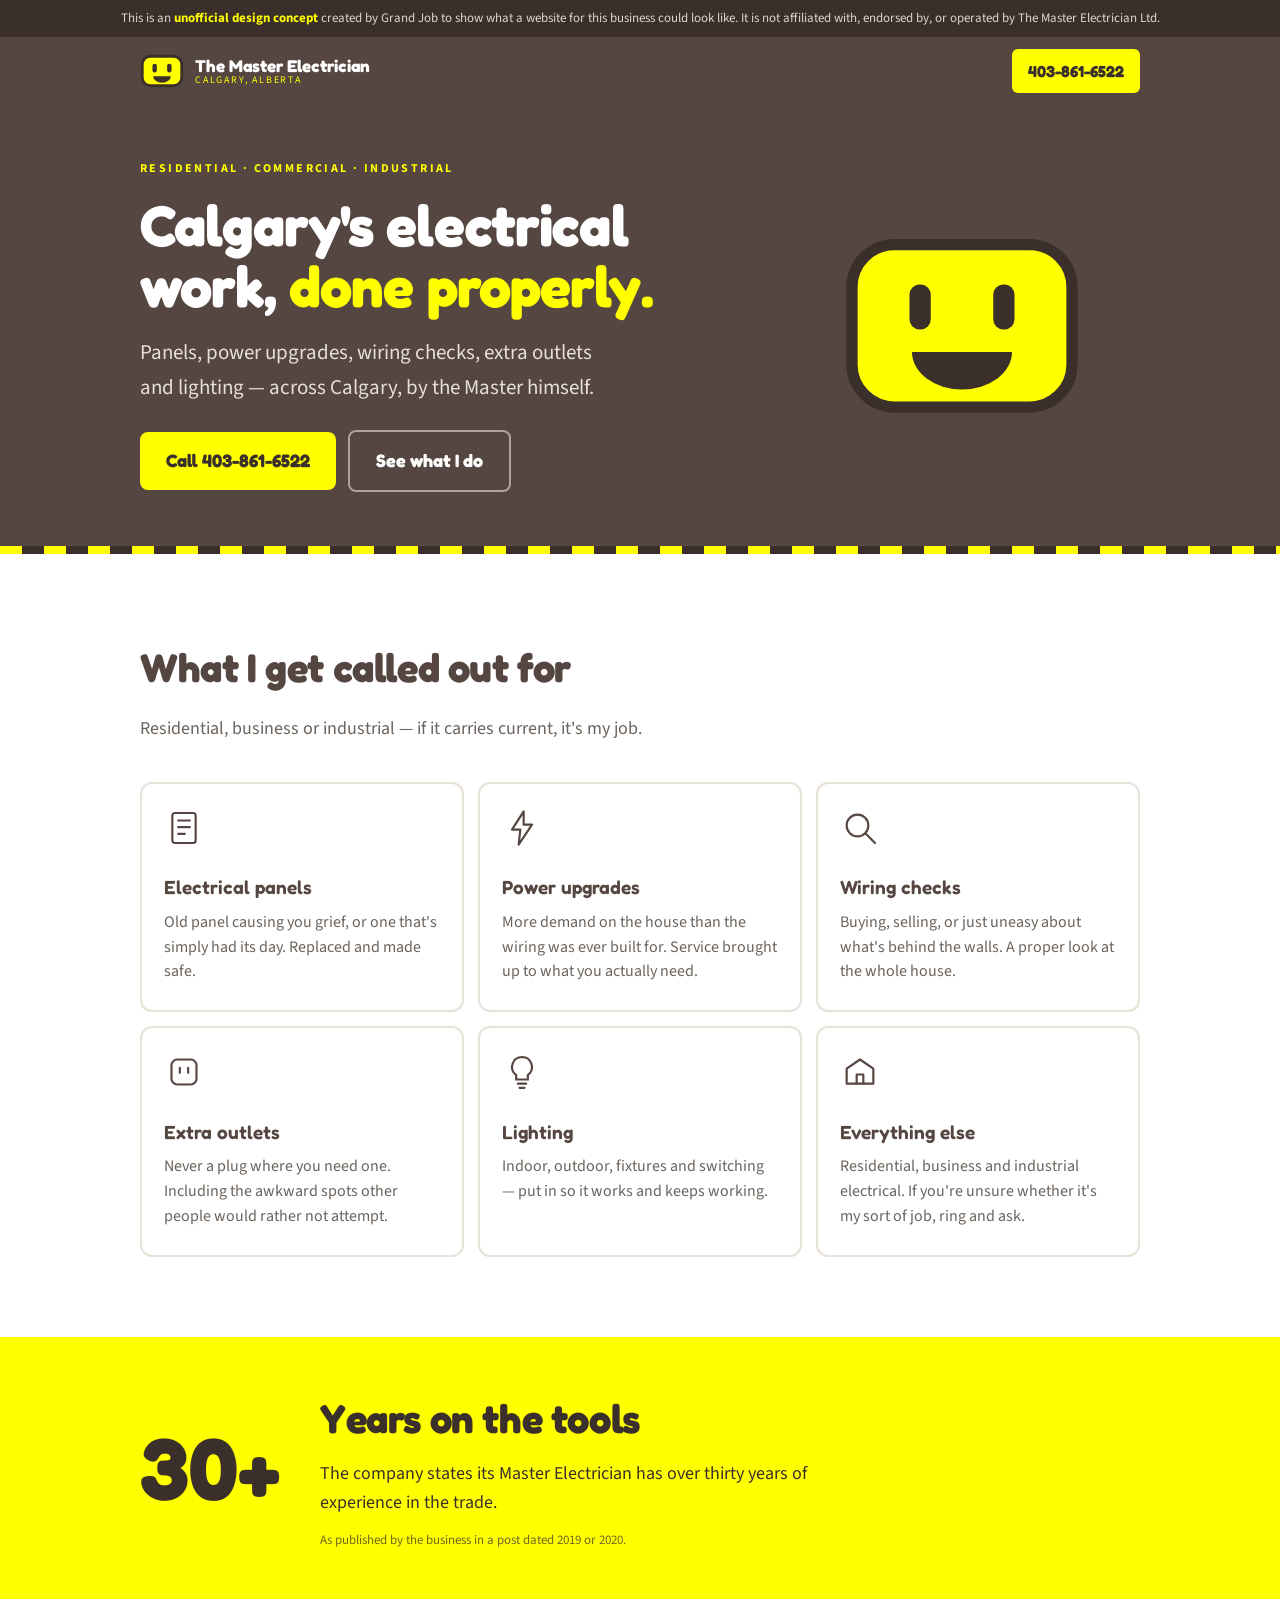
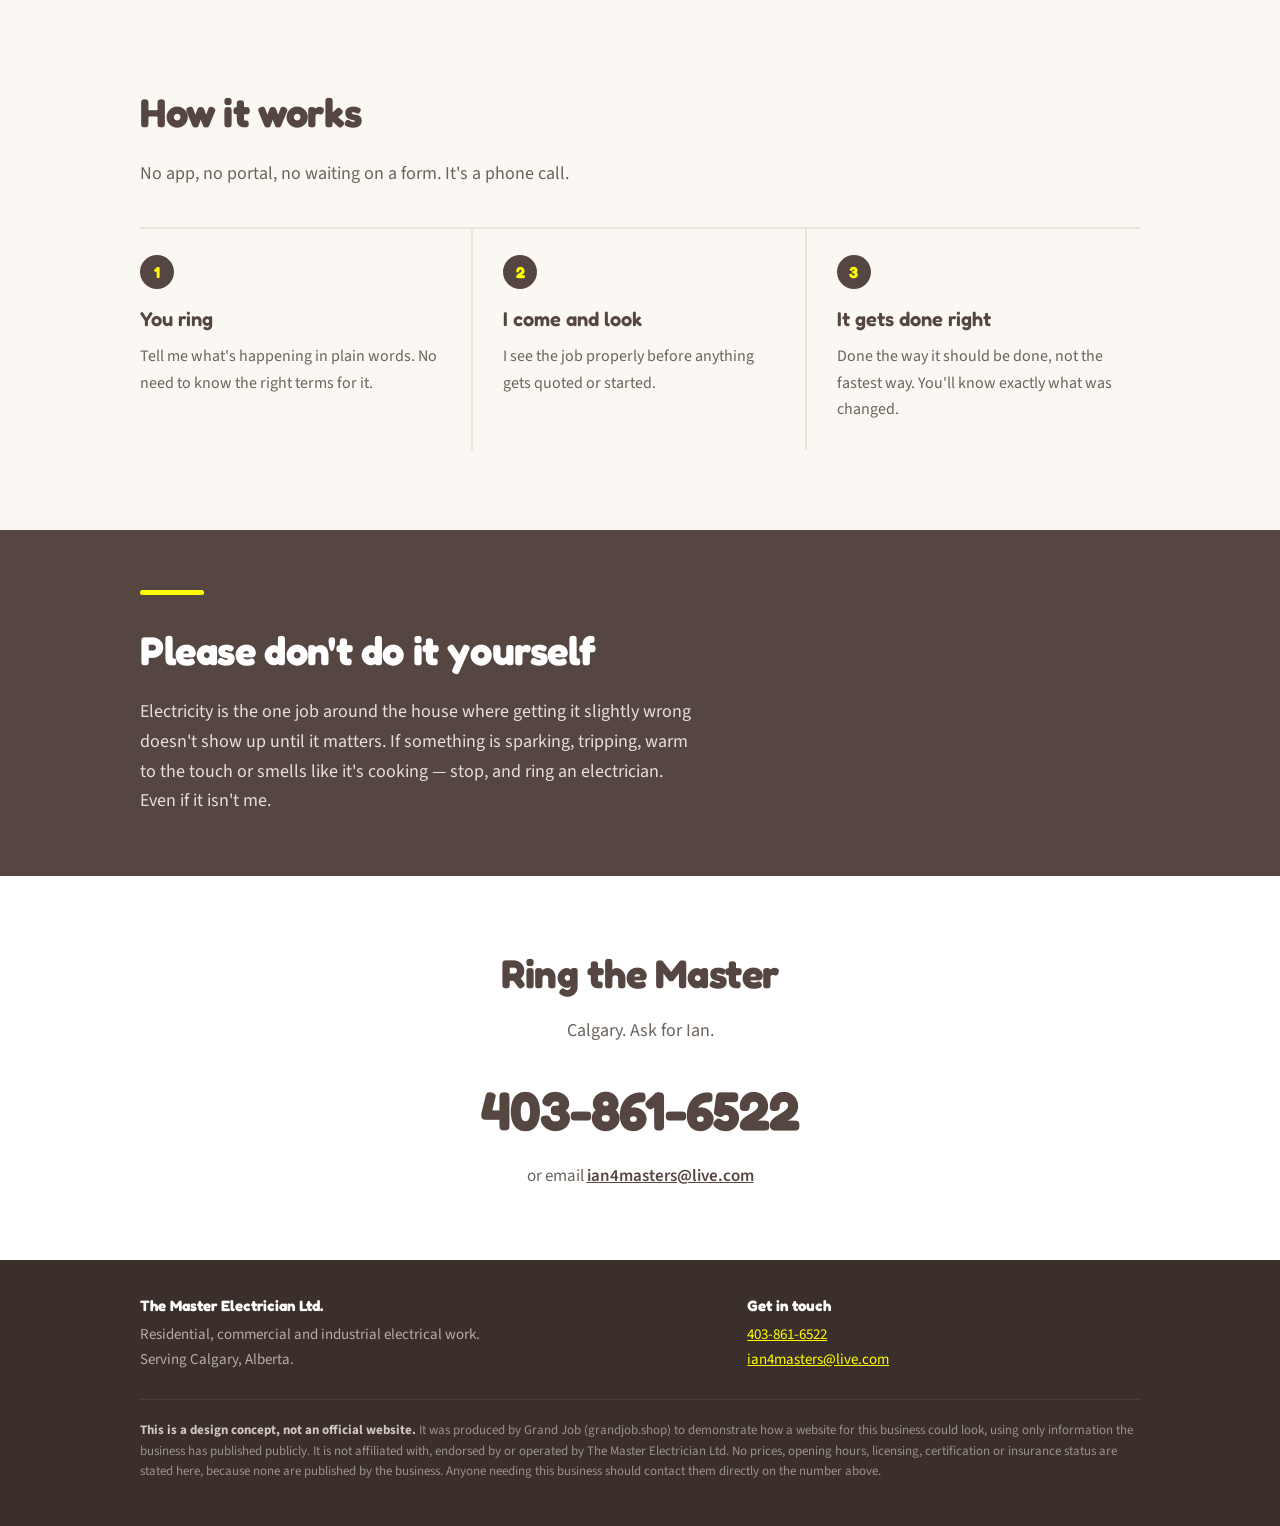
<file: work/master-electrician/index.html>
<!DOCTYPE html>
<html lang="en">
<head>
<meta charset="utf-8">
<meta name="viewport" content="width=device-width,initial-scale=1">
<title>The Master Electrician Ltd. — Calgary — design concept</title>
<meta name="description" content="Design concept for The Master Electrician Ltd., Calgary. Residential, commercial and industrial electrical work. Not an official website.">
<meta name="robots" content="noindex,nofollow">
<link rel="preconnect" href="https://fonts.googleapis.com">
<link rel="preconnect" href="https://fonts.gstatic.com" crossorigin>
<link href="https://fonts.googleapis.com/css2?family=Fredoka:wght@500;600;700&family=Source+Sans+3:wght@400;600;700&display=swap" rel="stylesheet">
<style>
:root{
  --volt:#FFFF00;        /* sampled from their logo */
  --volt-warm:#FFD91C;
  --char:#554641;        /* sampled from their logo */
  --char-deep:#3B2F2B;
  --paper:#FFFFFF;
  --paper-warm:#FBF8F3;
  --ink:#33302C;
  --ink-soft:#6B635C;
}
*{margin:0;padding:0;box-sizing:border-box}
html{scroll-behavior:smooth;-webkit-text-size-adjust:100%}
body{background:var(--paper);color:var(--ink);font-family:'Source Sans 3',system-ui,sans-serif;
  font-size:1.0625rem;line-height:1.65;-webkit-font-smoothing:antialiased;overflow-x:hidden}
@media(min-width:820px){body{font-size:1.125rem}}
a{color:inherit}
.f{font-family:'Fredoka',system-ui,sans-serif;font-weight:700;letter-spacing:-.01em}
.wrap{max-width:1080px;margin:0 auto;padding:0 22px}
@media(min-width:820px){.wrap{padding:0 40px}}

/* concept strip — honest, and it also explains the pitch */
.concept{background:var(--char-deep);color:#DCD5CE;font-size:.8125rem;line-height:1.45;
  padding:9px 22px;text-align:center}
.concept b{color:var(--volt)}

/* nav */
nav{background:var(--char);color:#fff;position:sticky;top:0;z-index:60}
.nrow{max-width:1080px;margin:0 auto;display:flex;align-items:center;gap:16px;padding:11px 22px}
@media(min-width:820px){.nrow{padding:12px 40px}}
.logo{display:flex;align-items:center;gap:11px;flex:0 0 auto}
.logo svg{width:44px;height:34px;flex:0 0 auto}
.logo .t{line-height:1.05}
.logo .t b{display:block;font-family:'Fredoka',sans-serif;font-weight:700;font-size:1.0625rem;color:#fff}
.logo .t span{display:block;font-size:.625rem;letter-spacing:.18em;text-transform:uppercase;color:var(--volt)}
.ncall{margin-left:auto;background:var(--volt);color:var(--char-deep);
  font-family:'Fredoka',sans-serif;font-weight:700;font-size:1rem;
  padding:9px 16px;border-radius:6px;text-decoration:none;white-space:nowrap}

/* hero */
header{background:var(--char);color:#fff;padding:54px 0 62px;position:relative;overflow:hidden}
header::after{content:"";position:absolute;left:0;right:0;bottom:0;height:8px;
  background:repeating-linear-gradient(90deg,var(--volt) 0 22px,var(--char-deep) 22px 44px)}
.hgrid{display:grid;gap:36px;align-items:center}
@media(min-width:900px){.hgrid{grid-template-columns:1.25fr .75fr;gap:52px}}
.eyebrow{font-size:.75rem;letter-spacing:.2em;text-transform:uppercase;color:var(--volt);
  font-weight:700;margin-bottom:16px}
h1{font-family:'Fredoka',sans-serif;font-weight:700;font-size:clamp(2.1rem,5.4vw,3.6rem);
  line-height:1.06;margin-bottom:18px;letter-spacing:-.015em}
h1 em{font-style:normal;color:var(--volt)}
.lede{font-size:1.1875rem;color:#E6E0D9;max-width:46ch;margin-bottom:26px}
@media(min-width:820px){.lede{font-size:1.3125rem}}
.cta{display:flex;gap:12px;flex-wrap:wrap;align-items:center}
.btn{display:inline-block;background:var(--volt);color:var(--char-deep);
  font-family:'Fredoka',sans-serif;font-weight:700;font-size:1.125rem;
  padding:14px 26px;border-radius:8px;text-decoration:none;transition:transform .15s ease}
.btn:hover{transform:translateY(-2px)}
.btn-o{background:transparent;color:#fff;border:2px solid rgba(255,255,255,.5)}
.bigmark{display:flex;align-items:center;justify-content:center}
.bigmark svg{width:100%;max-width:250px;height:auto}

/* sections */
.sec{padding:64px 0}
@media(min-width:820px){.sec{padding:80px 0}}
.warm{background:var(--paper-warm)}
h2{font-family:'Fredoka',sans-serif;font-weight:700;font-size:clamp(1.75rem,3.8vw,2.5rem);
  color:var(--char);margin-bottom:14px;letter-spacing:-.01em}
.sub{color:var(--ink-soft);max-width:60ch;margin-bottom:38px}

/* services */
.jobs{display:grid;gap:14px}
@media(min-width:640px){.jobs{grid-template-columns:1fr 1fr}}
@media(min-width:980px){.jobs{grid-template-columns:repeat(3,1fr)}}
.job{border:2px solid #E7E1D8;border-radius:12px;padding:24px 22px 26px;background:#fff;
  transition:border-color .15s ease,transform .15s ease}
.job:hover{border-color:var(--volt-warm);transform:translateY(-3px)}
.job .ic{width:40px;height:40px;margin-bottom:14px}
.job h3{font-family:'Fredoka',sans-serif;font-weight:600;font-size:1.1875rem;color:var(--char);margin-bottom:7px}
.job p{font-size:1rem;color:var(--ink-soft);line-height:1.55}

/* experience band */
.band{background:var(--volt);color:var(--char-deep);padding:48px 0}
.band .wrap{display:grid;gap:24px;align-items:center}
@media(min-width:800px){.band .wrap{grid-template-columns:auto 1fr;gap:40px}}
.band .num{font-family:'Fredoka',sans-serif;font-weight:700;font-size:clamp(3.2rem,9vw,5.4rem);line-height:.9}
.band h2{color:var(--char-deep);margin-bottom:8px}
.band p{max-width:56ch}
.band .src{font-size:.8125rem;opacity:.72;margin-top:12px}

/* steps */
.steps{display:grid;gap:0;border-top:2px solid #EAE4DB}
@media(min-width:820px){.steps{grid-template-columns:repeat(3,1fr)}}
.step{padding:26px 0 28px;border-bottom:2px solid #EAE4DB}
@media(min-width:820px){
  .step{border-bottom:0;border-right:2px solid #EAE4DB;padding:26px 30px 28px}
  .step:first-child{padding-left:0}
  .step:last-child{border-right:0;padding-right:0}
}
.step .n{display:inline-flex;align-items:center;justify-content:center;width:34px;height:34px;
  background:var(--char);color:var(--volt);border-radius:50%;font-family:'Fredoka',sans-serif;
  font-weight:700;font-size:1rem;margin-bottom:14px}
.step h3{font-family:'Fredoka',sans-serif;font-weight:600;font-size:1.25rem;color:var(--char);margin-bottom:7px}
.step p{color:var(--ink-soft);font-size:1rem}

/* safety */
.safety{background:var(--char);color:#fff;padding:60px 0}
.safety h2{color:#fff}
.safety p{color:#E6E0D9;max-width:62ch;font-size:1.125rem}
.safety .rule{width:64px;height:5px;background:var(--volt);border-radius:3px;margin-bottom:22px}

/* contact */
.contact{padding:64px 0 70px;text-align:center}
.contact h2{margin-bottom:10px}
.phone{display:inline-block;font-family:'Fredoka',sans-serif;font-weight:700;
  font-size:clamp(2.1rem,7vw,3.4rem);color:var(--char);text-decoration:none;margin:14px 0 6px;
  letter-spacing:-.02em}
.phone:hover{color:var(--char-deep);text-decoration:underline;text-decoration-color:var(--volt);
  text-decoration-thickness:5px;text-underline-offset:8px}
.contact .em{color:var(--ink-soft);font-size:1.0625rem}
.contact .em a{color:var(--char);font-weight:600}

/* footer */
footer{background:var(--char-deep);color:#B5ADA6;padding:34px 0 44px;font-size:.9375rem}
footer .frow{display:grid;gap:18px}
@media(min-width:760px){footer .frow{grid-template-columns:1.2fr .8fr}}
footer strong{color:#fff;display:block;margin-bottom:5px;font-family:'Fredoka',sans-serif}
footer a{color:var(--volt)}
.disc{margin-top:26px;padding-top:20px;border-top:1px solid #4A3D39;font-size:.8125rem;
  line-height:1.6;color:#9A928C}
.disc b{color:#CFC7C0}

/* mobile call bar */
.bar{position:fixed;left:0;right:0;bottom:0;height:58px;display:flex;z-index:70}
.bar a{flex:1;background:var(--volt);color:var(--char-deep);text-decoration:none;
  display:flex;align-items:center;justify-content:center;font-family:'Fredoka',sans-serif;
  font-weight:700;font-size:1.0625rem;border-top:2px solid var(--char-deep)}
@media(min-width:820px){.bar{display:none}}
@media(max-width:819px){footer{padding-bottom:92px}}
@media(prefers-reduced-motion:reduce){*{transition:none!important}html{scroll-behavior:auto}}
</style>
</head>
<body>

<div class="concept">
  This is an <b>unofficial design concept</b> created by Grand Job to show what a website for this business could look like. It is not affiliated with, endorsed by, or operated by The Master Electrician Ltd.
</div>

<nav>
  <div class="nrow">
    <div class="logo">
      <svg viewBox="0 0 60 46" aria-hidden="true">
        <rect x="3" y="3" width="54" height="40" rx="11" fill="#FFFF00" stroke="#3B2F2B" stroke-width="4"/>
        <rect x="17" y="13" width="6" height="12" rx="3" fill="#3B2F2B"/>
        <rect x="37" y="13" width="6" height="12" rx="3" fill="#3B2F2B"/>
        <path d="M18 30 a12 9 0 0 0 24 0 z" fill="#3B2F2B"/>
      </svg>
      <div class="t"><b>The Master Electrician</b><span>Calgary, Alberta</span></div>
    </div>
    <a class="ncall" href="tel:+14038616522">403-861-6522</a>
  </div>
</nav>

<header>
  <div class="wrap">
    <div class="hgrid">
      <div>
        <p class="eyebrow">Residential &middot; Commercial &middot; Industrial</p>
        <h1>Calgary's electrical work, <em>done properly.</em></h1>
        <p class="lede">Panels, power upgrades, wiring checks, extra outlets and lighting — across Calgary, by the Master himself.</p>
        <div class="cta">
          <a class="btn" href="tel:+14038616522">Call 403-861-6522</a>
          <a class="btn btn-o" href="#jobs">See what I do</a>
        </div>
      </div>
      <div class="bigmark">
        <svg viewBox="0 0 200 150" aria-hidden="true">
          <rect x="12" y="10" width="176" height="130" rx="34" fill="#FFFF00" stroke="#3B2F2B" stroke-width="9"/>
          <rect x="58" y="42" width="17" height="36" rx="8" fill="#3B2F2B"/>
          <rect x="125" y="42" width="17" height="36" rx="8" fill="#3B2F2B"/>
          <path d="M60 96 a40 30 0 0 0 80 0 z" fill="#3B2F2B"/>
        </svg>
      </div>
    </div>
  </div>
</header>

<section class="sec" id="jobs">
  <div class="wrap">
    <h2>What I get called out for</h2>
    <p class="sub">Residential, business or industrial — if it carries current, it's my job.</p>
    <div class="jobs">
      <div class="job">
        <svg class="ic" viewBox="0 0 48 48" fill="none" stroke="#554641" stroke-width="2.6" stroke-linecap="round"><rect x="10" y="6" width="28" height="36" rx="3"/><path d="M17 15h14M17 23h14M17 31h8"/></svg>
        <h3>Electrical panels</h3>
        <p>Old panel causing you grief, or one that's simply had its day. Replaced and made safe.</p>
      </div>
      <div class="job">
        <svg class="ic" viewBox="0 0 48 48" fill="none" stroke="#554641" stroke-width="2.6" stroke-linecap="round" stroke-linejoin="round"><path d="M26 4 12 26h10l-2 18 16-24H26z"/></svg>
        <h3>Power upgrades</h3>
        <p>More demand on the house than the wiring was ever built for. Service brought up to what you actually need.</p>
      </div>
      <div class="job">
        <svg class="ic" viewBox="0 0 48 48" fill="none" stroke="#554641" stroke-width="2.6" stroke-linecap="round"><circle cx="21" cy="21" r="13"/><path d="M31 31l11 11"/></svg>
        <h3>Wiring checks</h3>
        <p>Buying, selling, or just uneasy about what's behind the walls. A proper look at the whole house.</p>
      </div>
      <div class="job">
        <svg class="ic" viewBox="0 0 48 48" fill="none" stroke="#554641" stroke-width="2.6" stroke-linecap="round"><rect x="9" y="9" width="30" height="30" rx="7"/><path d="M19 19v6M29 19v6"/></svg>
        <h3>Extra outlets</h3>
        <p>Never a plug where you need one. Including the awkward spots other people would rather not attempt.</p>
      </div>
      <div class="job">
        <svg class="ic" viewBox="0 0 48 48" fill="none" stroke="#554641" stroke-width="2.6" stroke-linecap="round"><path d="M24 6a12 12 0 0 0-7 21.7V33h14v-5.3A12 12 0 0 0 24 6z"/><path d="M19 38h10M21 43h6"/></svg>
        <h3>Lighting</h3>
        <p>Indoor, outdoor, fixtures and switching — put in so it works and keeps working.</p>
      </div>
      <div class="job">
        <svg class="ic" viewBox="0 0 48 48" fill="none" stroke="#554641" stroke-width="2.6" stroke-linecap="round" stroke-linejoin="round"><path d="M8 38V20l16-11 16 11v18z"/><path d="M20 38V27h8v11"/></svg>
        <h3>Everything else</h3>
        <p>Residential, business and industrial electrical. If you're unsure whether it's my sort of job, ring and ask.</p>
      </div>
    </div>
  </div>
</section>

<section class="band">
  <div class="wrap">
    <div class="num">30+</div>
    <div>
      <h2>Years on the tools</h2>
      <p>The company states its Master Electrician has over thirty years of experience in the trade.</p>
      <p class="src">As published by the business in a post dated 2019 or 2020.</p>
    </div>
  </div>
</section>

<section class="sec warm">
  <div class="wrap">
    <h2>How it works</h2>
    <p class="sub">No app, no portal, no waiting on a form. It's a phone call.</p>
    <div class="steps">
      <div class="step">
        <div class="n">1</div>
        <h3>You ring</h3>
        <p>Tell me what's happening in plain words. No need to know the right terms for it.</p>
      </div>
      <div class="step">
        <div class="n">2</div>
        <h3>I come and look</h3>
        <p>I see the job properly before anything gets quoted or started.</p>
      </div>
      <div class="step">
        <div class="n">3</div>
        <h3>It gets done right</h3>
        <p>Done the way it should be done, not the fastest way. You'll know exactly what was changed.</p>
      </div>
    </div>
  </div>
</section>

<section class="safety">
  <div class="wrap">
    <div class="rule"></div>
    <h2>Please don't do it yourself</h2>
    <p>Electricity is the one job around the house where getting it slightly wrong doesn't show up until it matters. If something is sparking, tripping, warm to the touch or smells like it's cooking — stop, and ring an electrician. Even if it isn't me.</p>
  </div>
</section>

<section class="contact" id="contact">
  <div class="wrap">
    <h2>Ring the Master</h2>
    <p class="sub" style="margin:0 auto 6px">Calgary. Ask for Ian.</p>
    <a class="phone" href="tel:+14038616522">403-861-6522</a>
    <p class="em">or email <a href="mailto:ian4masters@live.com">ian4masters@live.com</a></p>
  </div>
</section>

<footer>
  <div class="wrap">
    <div class="frow">
      <div>
        <strong>The Master Electrician Ltd.</strong>
        Residential, commercial and industrial electrical work.<br>
        Serving Calgary, Alberta.
      </div>
      <div>
        <strong>Get in touch</strong>
        <a href="tel:+14038616522">403-861-6522</a><br>
        <a href="mailto:ian4masters@live.com">ian4masters@live.com</a>
      </div>
    </div>
    <p class="disc">
      <b>This is a design concept, not an official website.</b> It was produced by Grand Job (grandjob.shop) to demonstrate how a website for this business could look, using only information the business has published publicly. It is not affiliated with, endorsed by or operated by The Master Electrician Ltd. No prices, opening hours, licensing, certification or insurance status are stated here, because none are published by the business. Anyone needing this business should contact them directly on the number above.
    </p>
  </div>
</footer>

<div class="bar"><a href="tel:+14038616522">Call 403-861-6522</a></div>

</body>
</html>
</file>
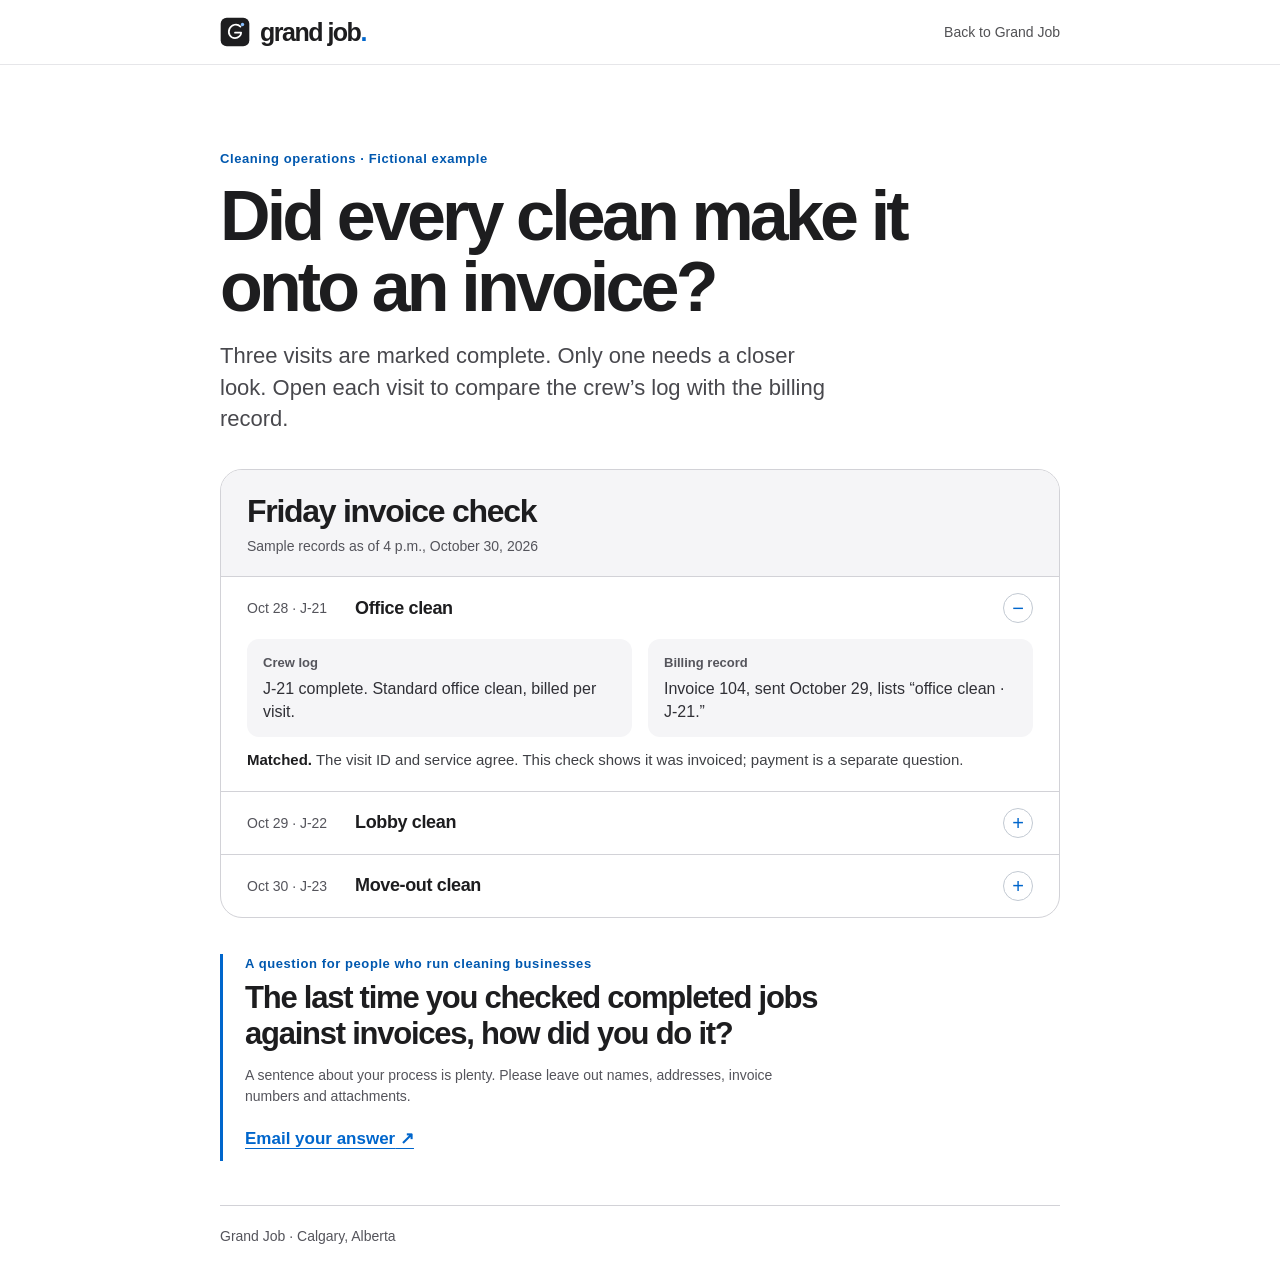
<file: cleaning-invoice-check.html>
<!doctype html>
<html lang="en">
<head>
  <meta charset="utf-8">
  <meta name="viewport" content="width=device-width,initial-scale=1">
  <title>Checking cleaning jobs against invoices | Grand Job</title>
  <meta name="description" content="Compare three fictional cleaning visits with the invoice record. One matches, one is billed monthly, and one needs a closer look.">
  <link rel="canonical" href="https://grandjob.shop/cleaning-invoice-check.html">
  <meta name="theme-color" content="#ffffff">
  <link rel="icon" type="image/svg+xml" href="assets/grandjob-logo.svg">
  <link rel="stylesheet" href="styles.css">
  <style>
    .check-shell{width:min(840px,calc(100% - 48px));margin-inline:auto}
    .check-nav{display:flex;align-items:center;justify-content:space-between;min-height:64px;gap:18px}
    .check-nav>a:last-child,.check-footer{color:#515154;font-size:14px}
    .check-head{padding:clamp(45px,8vw,84px) 0 34px}
    .check-kicker{font-size:13px;font-weight:650;color:#0058af;letter-spacing:.045em}
    .check-head h1{max-width:740px;margin:12px 0 17px;font-size:clamp(39px,6.5vw,70px);line-height:1.02;letter-spacing:-.055em}
    .check-lead{max-width:610px;color:#48484d;font-size:clamp(18px,2.8vw,22px);line-height:1.43}
    .check-board{border:1px solid var(--line);border-radius:22px;overflow:hidden}
    .check-board-head{padding:23px 26px 19px;background:var(--tint)}
    .check-board h2,.check-reply h2{font-size:clamp(24px,3.6vw,32px);line-height:1.18;letter-spacing:-.04em}
    .check-board-head p,.check-row-id,.check-footer,.check-privacy{font-size:14px;color:#54545b}
    .check-board-head p{margin-top:6px}
    .check-board details{border-top:1px solid var(--line)}
    .check-board summary{padding:16px 26px;display:grid;grid-template-columns:95px 1fr auto;align-items:center;gap:13px;list-style:none;cursor:pointer}
    .check-board summary::-webkit-details-marker{display:none}
    .check-board summary:hover{background:#f5f8fc}
    .check-board summary:focus-visible{outline-offset:-4px;border-radius:4px}
    .check-row-id{font-variant-numeric:tabular-nums}
    .check-job{font-size:18px;letter-spacing:-.02em;line-height:1.3}
    .check-toggle{display:grid;place-items:center;width:30px;height:30px;border:1px solid #c2c9d2;border-radius:50%;color:var(--blue);font-size:20px;line-height:1}
    .check-toggle::before{content:'+'}.check-board details[open] .check-toggle::before{content:'−'}
    .check-evidence{padding:0 26px 20px}.check-evidence dl{display:grid;grid-template-columns:1fr 1fr;gap:16px;margin:0 0 12px}
    .check-evidence dl>div{padding:14px 16px;background:var(--tint);border-radius:12px}
    .check-evidence dt{color:#55555c;font-size:13px;font-weight:650}
    .check-evidence dd{margin:4px 0 0;color:#303036;font-size:16px;line-height:1.45}
    .check-result{font-size:15px;line-height:1.45;color:#3f4045}.check-result strong{color:#1d1d1f}
    .check-reply{margin:36px 0 44px;padding-left:22px;border-left:3px solid var(--blue)}
    .check-reply h2{margin:6px 0 12px;font-size:clamp(24px,3.3vw,31px);max-width:660px}
    .check-reply .check-privacy{max-width:550px;margin-bottom:10px}
    .check-email{display:inline-flex;align-items:center;min-height:44px;text-decoration:underline;text-underline-offset:4px;font-weight:600;overflow-wrap:anywhere}
    .check-footer{border-top:1px solid var(--line);padding:20px 0 32px}
    @media(max-width:550px){.check-shell{width:calc(100% - 32px)}.check-board-head,.check-board summary{padding:16px}.check-board summary{grid-template-columns:1fr auto;gap:3px 10px}.check-row-id{grid-column:1;grid-row:1}.check-job{grid-column:1;grid-row:2}.check-toggle{grid-column:2;grid-row:1/3}.check-evidence{padding:0 16px 16px}.check-evidence dl{grid-template-columns:1fr;gap:6px}.check-evidence dl>div{padding:10px 12px}.check-reply{padding-left:16px}}
  </style>
</head>
<body>
  <a class="skip-link" href="#main">Skip to example</a>
  <header class="site-header"><nav class="check-shell check-nav" aria-label="Main navigation">
    <a class="wordmark" href="/" aria-label="Grand Job home"><img class="mark" src="assets/grandjob-logo.svg" alt="" width="30" height="30"><span>grand job<span class="brand-dot">.</span></span></a>
    <a href="/">Back to Grand Job</a>
  </nav></header>
  <main class="check-shell" id="main">
    <header class="check-head">
      <p class="check-kicker">Cleaning operations · Fictional example</p>
      <h1>Did every clean make it onto an invoice?</h1>
      <p class="check-lead">Three visits are marked complete. Only one needs a closer look. Open each visit to compare the crew’s log with the billing record.</p>
    </header>
    <section class="check-board" aria-labelledby="week-title">
      <div class="check-board-head"><h2 id="week-title">Friday invoice check</h2><p>Sample records as of 4 p.m., October 30, 2026</p></div>
      <details open>
        <summary><span class="check-row-id">Oct 28 · J-21</span><strong class="check-job">Office clean</strong><span class="check-toggle" aria-hidden="true"></span></summary>
        <div class="check-evidence"><dl><div><dt>Crew log</dt><dd>J-21 complete. Standard office clean, billed per visit.</dd></div><div><dt>Billing record</dt><dd>Invoice 104, sent October 29, lists “office clean · J-21.”</dd></div></dl>
          <p class="check-result"><strong>Matched.</strong> The visit ID and service agree. This check shows it was invoiced; payment is a separate question.</p></div>
      </details>
      <details>
        <summary><span class="check-row-id">Oct 29 · J-22</span><strong class="check-job">Lobby clean</strong><span class="check-toggle" aria-hidden="true"></span></summary>
        <div class="check-evidence"><dl><div><dt>Crew log</dt><dd>J-22 complete. Weekly lobby clean on a monthly plan.</dd></div><div><dt>Billing record</dt><dd>The October batch is scheduled for November 2. J-22 is already on its draft.</dd></div></dl>
          <p class="check-result"><strong>Scheduled for billing.</strong> There’s a reason it isn’t on a sent invoice yet. Check the batch after November 2.</p></div>
      </details>
      <details>
        <summary><span class="check-row-id">Oct 30 · J-23</span><strong class="check-job">Move-out clean</strong><span class="check-toggle" aria-hidden="true"></span></summary>
        <div class="check-evidence"><dl><div><dt>Crew log</dt><dd>J-23 complete at noon. One-off move-out clean, billed on completion.</dd></div><div><dt>Billing record</dt><dd>No J-23 entry appears in the sent invoices or the draft batch.</dd></div></dl>
          <p class="check-result"><strong>Worth checking.</strong> Ask whether it was billed under another reference or put on hold before creating an invoice.</p></div>
      </details>
    </section>
    <section class="check-reply" aria-labelledby="reply-title">
      <p class="check-kicker">A question for people who run cleaning businesses</p>
      <h2 id="reply-title">The last time you checked completed jobs against invoices, how did you do it?</h2>
      <p class="check-privacy">A sentence about your process is plenty. Please leave out names, addresses, invoice numbers and attachments.</p>
      <a class="check-email" href="mailto:grandjobcanada@gmail.com?subject=Cleaning%20invoice%20research">Email your answer<span class="sr-only"> to grandjobcanada@gmail.com</span> <span aria-hidden="true">&nbsp;↗</span></a>
    </section>
  </main>
  <footer class="check-shell check-footer">Grand Job · Calgary, Alberta</footer>
</body>
</html>
</file>
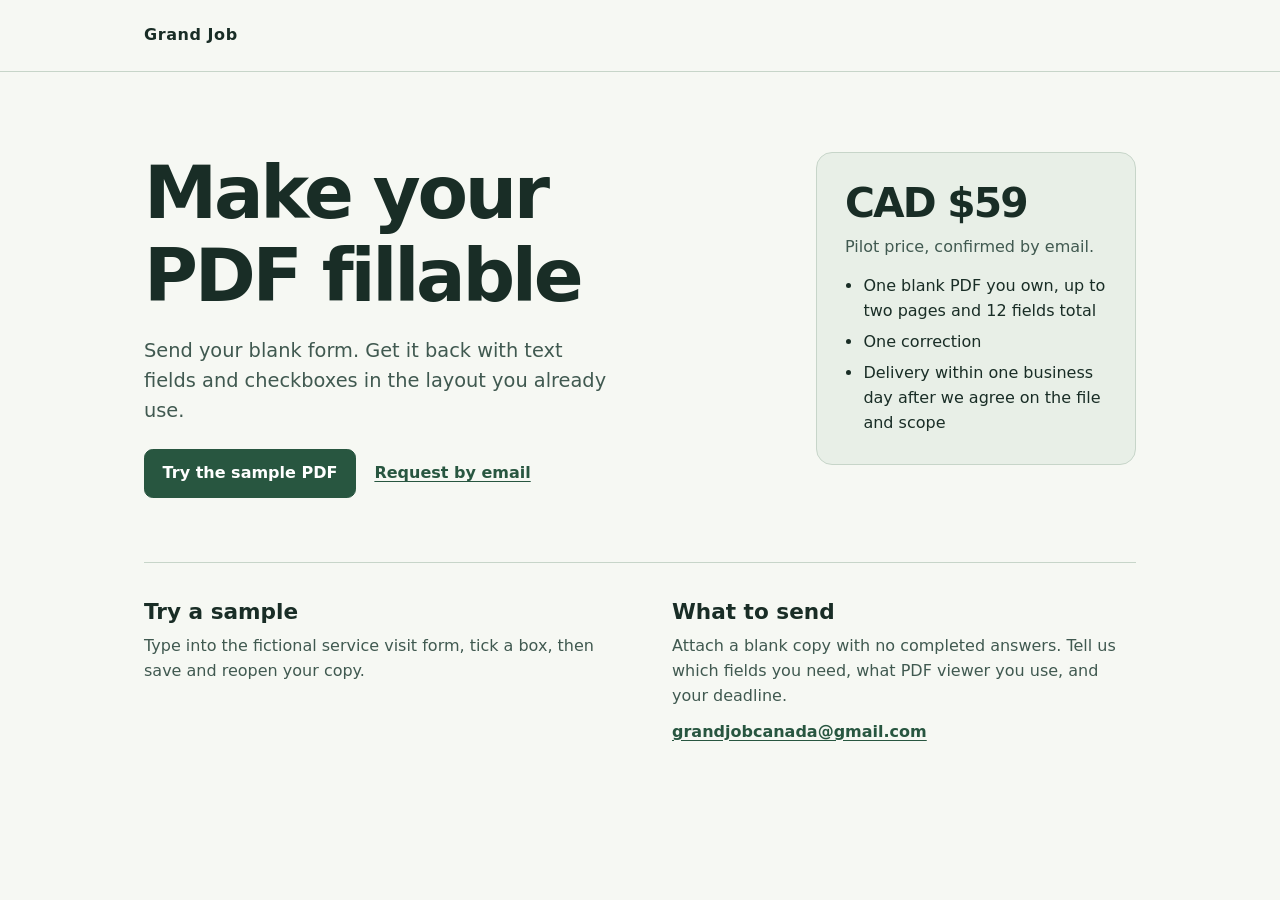
<file: fillable-pdf.html>
<!doctype html>
<html lang="en-CA">
<head>
  <meta charset="utf-8">
  <meta name="viewport" content="width=device-width, initial-scale=1">
  <meta name="description" content="Grand Job adds text fields and checkboxes to your existing blank PDF. Request a quote by email.">
  <title>Fillable PDF service | Grand Job</title>
  <style>
    :root {
      color-scheme: light;
      --paper: #f6f8f3;
      --ink: #192d26;
      --muted: #405950;
      --line: #c7d5c9;
      --green: #285640;
      --wash: #e8efe7;
      font-family: Inter, system-ui, sans-serif;
    }

    * { box-sizing: border-box; }

    body {
      margin: 0;
      color: var(--ink);
      background: var(--paper);
      font-size: 1rem;
      line-height: 1.55;
    }

    .frame {
      width: min(100% - 3rem, 62rem);
      margin-inline: auto;
    }

    .masthead {
      padding-block: 1.45rem;
      border-bottom: 1px solid var(--line);
      font-weight: 750;
      letter-spacing: 0.035em;
    }

    main { padding-block: clamp(2rem, 7vw, 5rem); }

    .hero {
      display: grid;
      grid-template-columns: minmax(0, 1fr) minmax(16rem, 20rem);
      gap: clamp(1.75rem, 5vw, 4.5rem);
      align-items: start;
    }

    h1, h2, p { margin: 0; }
    h1, h2 { line-height: 1.12; }

    h1 {
      font-size: clamp(2.45rem, 6.2vw, 4.6rem);
      font-weight: 780;
      letter-spacing: -0.045em;
      max-width: 10ch;
    }

    .intro {
      margin-block: 1.2rem 1.45rem;
      color: var(--muted);
      font-size: clamp(1.04rem, 1.8vw, 1.21rem);
      max-width: 38ch;
    }

    a {
      color: var(--green);
      text-underline-offset: 0.2em;
    }

    a:hover { color: var(--ink); }
    a:focus-visible {
      outline: 3px solid #22634d;
      outline-offset: 4px;
    }

    .button {
      display: inline-flex;
      align-items: center;
      justify-content: center;
      min-height: 3rem;
      padding: 0.68rem 1.1rem;
      border: 1px solid var(--green);
      border-radius: 0.55rem;
      background: var(--green);
      color: white;
      font-weight: 680;
      text-decoration: none;
    }

    .button:hover {
      background: #1c4432;
      color: white;
    }

    .actions {
      display: flex;
      flex-wrap: wrap;
      align-items: center;
      gap: 0.75rem 1.15rem;
    }

    .actions > a:last-child { font-weight: 650; }

    .rate {
      padding: clamp(1.2rem, 3vw, 1.75rem);
      border: 1px solid var(--line);
      border-radius: 1rem;
      background: var(--wash);
    }

    .rate h2 {
      font-size: 2.55rem;
      letter-spacing: -0.045em;
      font-variant-numeric: tabular-nums;
    }

    .rate p {
      margin-top: 0.5rem;
      color: var(--muted);
    }

    .rate ul {
      margin: 0.9rem 0 0;
      padding-inline-start: 1.15rem;
    }

    .rate li + li { margin-top: 0.4rem; }

    .details {
      display: grid;
      grid-template-columns: repeat(2, minmax(0, 1fr));
      gap: clamp(1.4rem, 5vw, 4rem);
      margin-top: clamp(2rem, 7vw, 4rem);
      padding-top: clamp(1.5rem, 4vw, 2.3rem);
      border-top: 1px solid var(--line);
    }

    .details h2 { font-size: 1.35rem; }
    .details p { margin-top: 0.65rem; color: var(--muted); }
    .details a { display: inline-block; margin-top: 0.7rem; font-weight: 680; }
    .email { overflow-wrap: anywhere; }

    @media (max-width: 47rem) {
      .hero, .details { grid-template-columns: minmax(0, 1fr); }
      h1 { max-width: 14ch; }
      .intro { max-width: 45ch; }
    }

    @media (max-width: 24rem) {
      .frame { width: calc(100% - 2rem); }
    }
  </style>
</head>
<body>
  <header class="masthead">
    <div class="frame">Grand Job</div>
  </header>
  <main class="frame">
    <div class="hero">
      <section aria-labelledby="offer-title">
        <h1 id="offer-title">Make your PDF fillable</h1>
        <p class="intro">Send your blank form. Get it back with text fields and checkboxes in the layout you already use.</p>
        <div class="actions">
          <a class="button" href="./fillable-form-sample.pdf">Try the sample PDF</a>
          <a href="mailto:grandjobcanada@gmail.com?subject=Fillable%20PDF%20enquiry&amp;body=Hi%20Grand%20Job%2C%0D%0A%0D%0AI'd%20like%20a%20quote%20to%20make%20my%20blank%20PDF%20fillable.%0D%0A%0D%0ANumber%20of%20pages%3A%0D%0AText%20fields%20and%20checkboxes%20needed%3A%0D%0APDF%20viewer%20I%20use%3A%0D%0ADeadline%20(if%20any)%3A%0D%0A%0D%0AI'll%20attach%20a%20blank%20copy%20I%20own.">Request by email</a>
        </div>
      </section>
      <section class="rate" aria-labelledby="price-title">
        <h2 id="price-title">CAD $59</h2>
        <p>Pilot price, confirmed by email.</p>
        <ul>
          <li>One blank PDF you own, up to two pages and 12 fields total</li>
          <li>One correction</li>
          <li>Delivery within one business day after we agree on the file and scope</li>
        </ul>
      </section>
    </div>
    <div class="details">
      <section aria-labelledby="sample-title">
        <h2 id="sample-title">Try a sample</h2>
        <p>Type into the fictional service visit form, tick a box, then save and reopen your copy.</p>
      </section>
      <section aria-labelledby="email-title">
        <h2 id="email-title">What to send</h2>
        <p>Attach a blank copy with no completed answers. Tell us which fields you need, what PDF viewer you use, and your deadline.</p>
        <a class="email" href="mailto:grandjobcanada@gmail.com?subject=Fillable%20PDF%20enquiry&amp;body=Hi%20Grand%20Job%2C%0D%0A%0D%0AI'd%20like%20a%20quote%20to%20make%20my%20blank%20PDF%20fillable.%0D%0A%0D%0ANumber%20of%20pages%3A%0D%0AText%20fields%20and%20checkboxes%20needed%3A%0D%0APDF%20viewer%20I%20use%3A%0D%0ADeadline%20(if%20any)%3A%0D%0A%0D%0AI'll%20attach%20a%20blank%20copy%20I%20own.">grandjobcanada@gmail.com</a>
      </section>
    </div>
  </main>
</body>
</html>
</file>
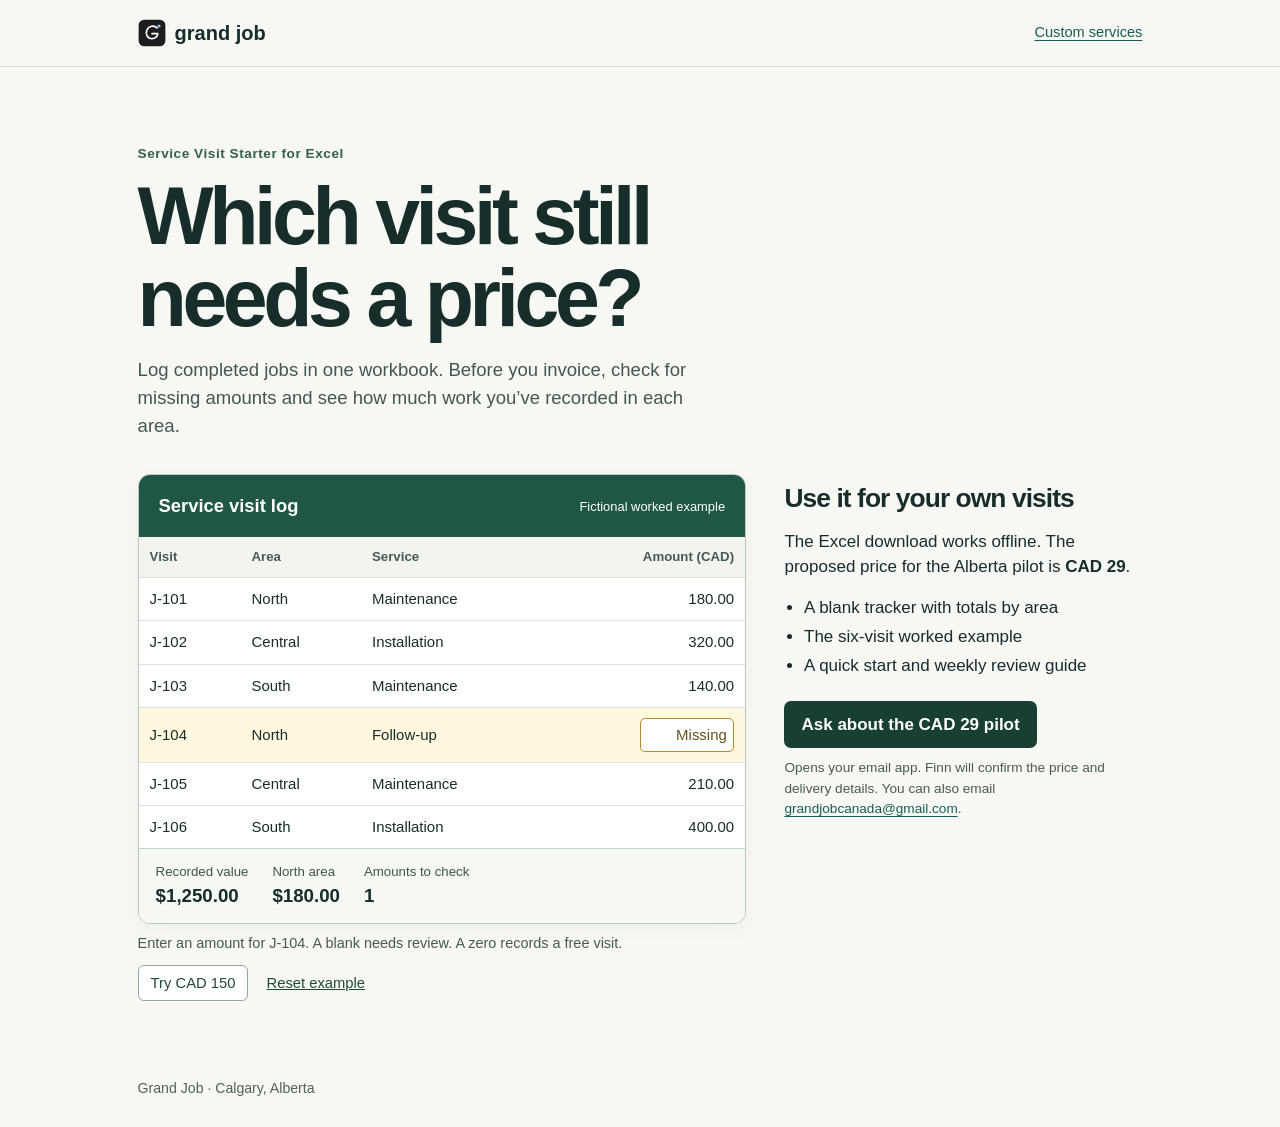
<file: service-visit-starter.html>
<!doctype html>
<html lang="en-CA">
<head>
  <meta charset="utf-8">
  <meta name="viewport" content="width=device-width, initial-scale=1">
  <title>Service Visit Starter for Excel | Grand Job</title>
  <meta name="description" content="Try a six-visit example. Track completed work in Excel, total the recorded amounts by area and spot a visit that still needs a price.">
  <link rel="canonical" href="https://grandjob.shop/service-visit-starter.html">
  <link rel="icon" href="assets/grandjob-logo.svg" type="image/svg+xml">
  <style>
  :root{font-family:-apple-system,BlinkMacSystemFont,"Segoe UI",sans-serif;color:#172d29;background:#f7f8f3;font-size:17px;line-height:1.5}
  *{box-sizing:border-box}body{margin:0}a{color:#185d50;text-underline-offset:.2em}a:focus-visible,button:focus-visible,input:focus-visible{outline:3px solid #0077c7;outline-offset:3px}
  header{border-bottom:1px solid #d7ded6}.bar,main,footer{max-width:1120px;margin:auto;padding-inline:clamp(18px,4.5vw,58px)}.bar{display:flex;align-items:center;justify-content:space-between;padding-block:18px}.brand{display:inline-flex;align-items:center;gap:9px;text-decoration:none;font-weight:720;color:#172d29;font-size:20px}.bar>a:last-child{font-size:.86rem}main{padding-block:clamp(30px,6vw,78px)}h1,h2,p{margin:0}.lead{max-width:680px}.product-name,.sheet-caption{font-size:.8rem;font-weight:700;letter-spacing:.04em;color:#345e4d}.lead h1{font-size:clamp(2.4rem,6.3vw,4.8rem);line-height:1.01;letter-spacing:-.055em;margin:12px 0 17px}.lead>p:last-child{max-width:580px;font-size:1.09rem;color:#42574f}
  .workspace{display:grid;grid-template-columns:minmax(0,1.7fr) minmax(220px,1fr);gap:clamp(20px,3vw,45px);margin-top:35px;align-items:start}.sheet{background:#fff;border:1px solid #b9c7bc;border-radius:12px;overflow:hidden;box-shadow:0 6px 20px #172d290a}.sheet-top{background:#205744;color:white;padding:17px 20px;display:flex;justify-content:space-between;align-items:center;gap:10px}.sheet-top h2{font-size:1.08rem}.sheet-top small{font-size:.76rem}
  table{border-collapse:collapse;width:100%;font-size:.88rem;font-variant-numeric:tabular-nums}th,td{text-align:left;padding:10px 11px;border-bottom:1px solid #dde3dc}.money{text-align:right;white-space:nowrap}th{color:#475952;background:#f2f5ef;font-size:.78rem}tbody tr:last-child td{border-bottom:0}.entry{background:#fff8df}input{font:inherit;text-align:right;width:6.3em;max-width:100%;color:#172d29;background:white;border:1px solid #b58b29;border-radius:5px;padding:.3em .42em}input[type=number]{appearance:textfield;-moz-appearance:textfield}input::-webkit-outer-spin-button,input::-webkit-inner-spin-button{-webkit-appearance:none;margin:0}td:first-child{white-space:nowrap}input::placeholder{color:#63511c;opacity:1}.figures{border-top:1px solid #c7d2c8;display:flex;gap:24px;flex-wrap:wrap;padding:13px 17px;background:#f5f8f3}.figures span{display:block;font-size:.78rem;color:#41534b}.figures strong{font-size:1.1rem}.demo-controls{margin-top:10px;display:flex;align-items:baseline;gap:18px;flex-wrap:wrap}.demo-controls button{font:inherit;font-size:.87rem;padding:6px 12px;border:1px solid #92a89b;background:#fff;border-radius:6px;color:#204b36;cursor:pointer}.demo-controls button:last-child{border:0;background:transparent;text-decoration:underline;padding-inline:0}.hint{font-size:.85rem;color:#475952;margin:9px 0}.purchase{padding:5px 0}.purchase h2{font-size:1.55rem;letter-spacing:-.035em}.purchase p{margin-top:10px}.purchase ul{padding-left:1.15rem;line-height:1.7;margin:14px 0 20px}.action{display:inline-block;text-decoration:none;background:#173f34;color:white;border-radius:7px;font-weight:650;padding:11px 17px}.mail-note{font-size:.8rem;color:#485b51}.mail-note a{overflow-wrap:anywhere}footer{padding-bottom:28px;font-size:.83rem;color:#526257}.sr{position:absolute;width:1px;height:1px;padding:0;margin:-1px;overflow:hidden;clip-path:inset(50%);white-space:nowrap}
  @media(max-width:740px){.workspace{grid-template-columns:1fr}.purchase{border-top:1px solid #c7d2c8;padding-top:22px}}@media(max-width:410px){th,td{padding:9px 5px;font-size:.78rem}.sheet-top{padding:13px 10px}.figures{gap:16px}input{width:5.25em}.bar{padding-block:12px}}
  </style>
</head>
<body>
  <header><nav class="bar" aria-label="Main navigation"><a class="brand" href="./"><img src="assets/grandjob-logo.svg" width="28" height="28" alt="">grand job</a><a href="./#services">Custom services</a></nav></header>
  <main>
    <div class="lead"><p class="product-name">Service Visit Starter for Excel</p><h1>Which visit still needs a price?</h1><p>Log completed jobs in one workbook. Before you invoice, check for missing amounts and see how much work you’ve recorded in each area.</p></div>
    <div class="workspace">
      <section aria-labelledby="sample-title">
        <div class="sheet">
          <div class="sheet-top"><h2 id="sample-title">Service visit log</h2><small>Fictional worked example</small></div>
          <table><caption class="sr">Six service visits. Try changing the amount for visit J-104.</caption>
            <thead><tr><th scope="col">Visit</th><th scope="col">Area</th><th scope="col">Service</th><th scope="col" class="money">Amount (CAD)</th></tr></thead>
            <tbody>
            <tr><td>J-101</td><td>North</td><td>Maintenance</td><td class="money">180.00</td></tr>
            <tr><td>J-102</td><td>Central</td><td>Installation</td><td class="money">320.00</td></tr>
            <tr><td>J-103</td><td>South</td><td>Maintenance</td><td class="money">140.00</td></tr>
            <tr class="entry"><td>J-104</td><td>North</td><td>Follow-up</td><td class="money"><label for="amount" class="sr">Visit J-104 amount in Canadian dollars</label><input id="amount" type="number" step=".01" inputmode="decimal" placeholder="Missing" aria-describedby="hint"></td></tr>
            <tr><td>J-105</td><td>Central</td><td>Maintenance</td><td class="money">210.00</td></tr>
            <tr><td>J-106</td><td>South</td><td>Installation</td><td class="money">400.00</td></tr>
            </tbody></table>
          <div class="figures" aria-live="polite" aria-atomic="true"><div><span>Recorded value</span><strong id="total">$1,250.00</strong></div><div><span>North area</span><strong id="north">$180.00</strong></div><div><span>Amounts to check</span><strong id="missing">1</strong></div></div>
        </div>
        <p id="hint" class="hint">Enter an amount for J-104. A blank needs review. A zero records a free visit.</p>
        <div class="demo-controls"><button type="button" id="example">Try CAD 150</button><button type="button" id="reset">Reset example</button></div>
      </section>
      <aside class="purchase" aria-labelledby="get"><h2 id="get">Use it for your own visits</h2><p>The Excel download works offline. The proposed price for the Alberta pilot is <strong>CAD 29</strong>.</p>
        <ul><li>A blank tracker with totals by area</li><li>The six-visit worked example</li><li>A quick start and weekly review guide</li></ul>
        <a class="action" href="mailto:grandjobcanada@gmail.com?subject=Service%20Visit%20Starter%20for%20Excel&amp;body=Hi%20Finn%2C%0A%0AI%E2%80%99m%20interested%20in%20the%20Service%20Visit%20Starter.%20Please%20send%20me%20the%20details%20of%20the%20proposed%20CAD%2029%20Alberta%20pilot.">Ask about the CAD 29 pilot</a>
        <p class="mail-note">Opens your email app. Finn will confirm the price and delivery details. You can also email <a href="mailto:grandjobcanada@gmail.com?subject=Service%20Visit%20Starter%20for%20Excel">grandjobcanada@gmail.com</a>.</p>
      </aside>
    </div>
  </main>
  <footer>Grand Job · Calgary, Alberta</footer>
  <script>
    const amount = document.getElementById('amount');
    const money = new Intl.NumberFormat('en-CA', {style:'currency', currency:'CAD'});
    function recalculate() {
      const valid = amount.value !== '' && Number.isFinite(amount.valueAsNumber) && amount.validity.valid;
      const cents = valid ? Math.round(100 * amount.valueAsNumber) : 0;
      document.getElementById('total').textContent = money.format((125000 + cents) / 100);
      document.getElementById('north').textContent = money.format((18000 + cents) / 100);
      document.getElementById('missing').textContent = valid ? '0' : '1';
    }
    amount.addEventListener('input', recalculate);
    document.getElementById('example').addEventListener('click', () => {amount.value = '150'; recalculate();});
    document.getElementById('reset').addEventListener('click', () => {amount.value = ''; recalculate();});
  </script>
</body>
</html>
</file>
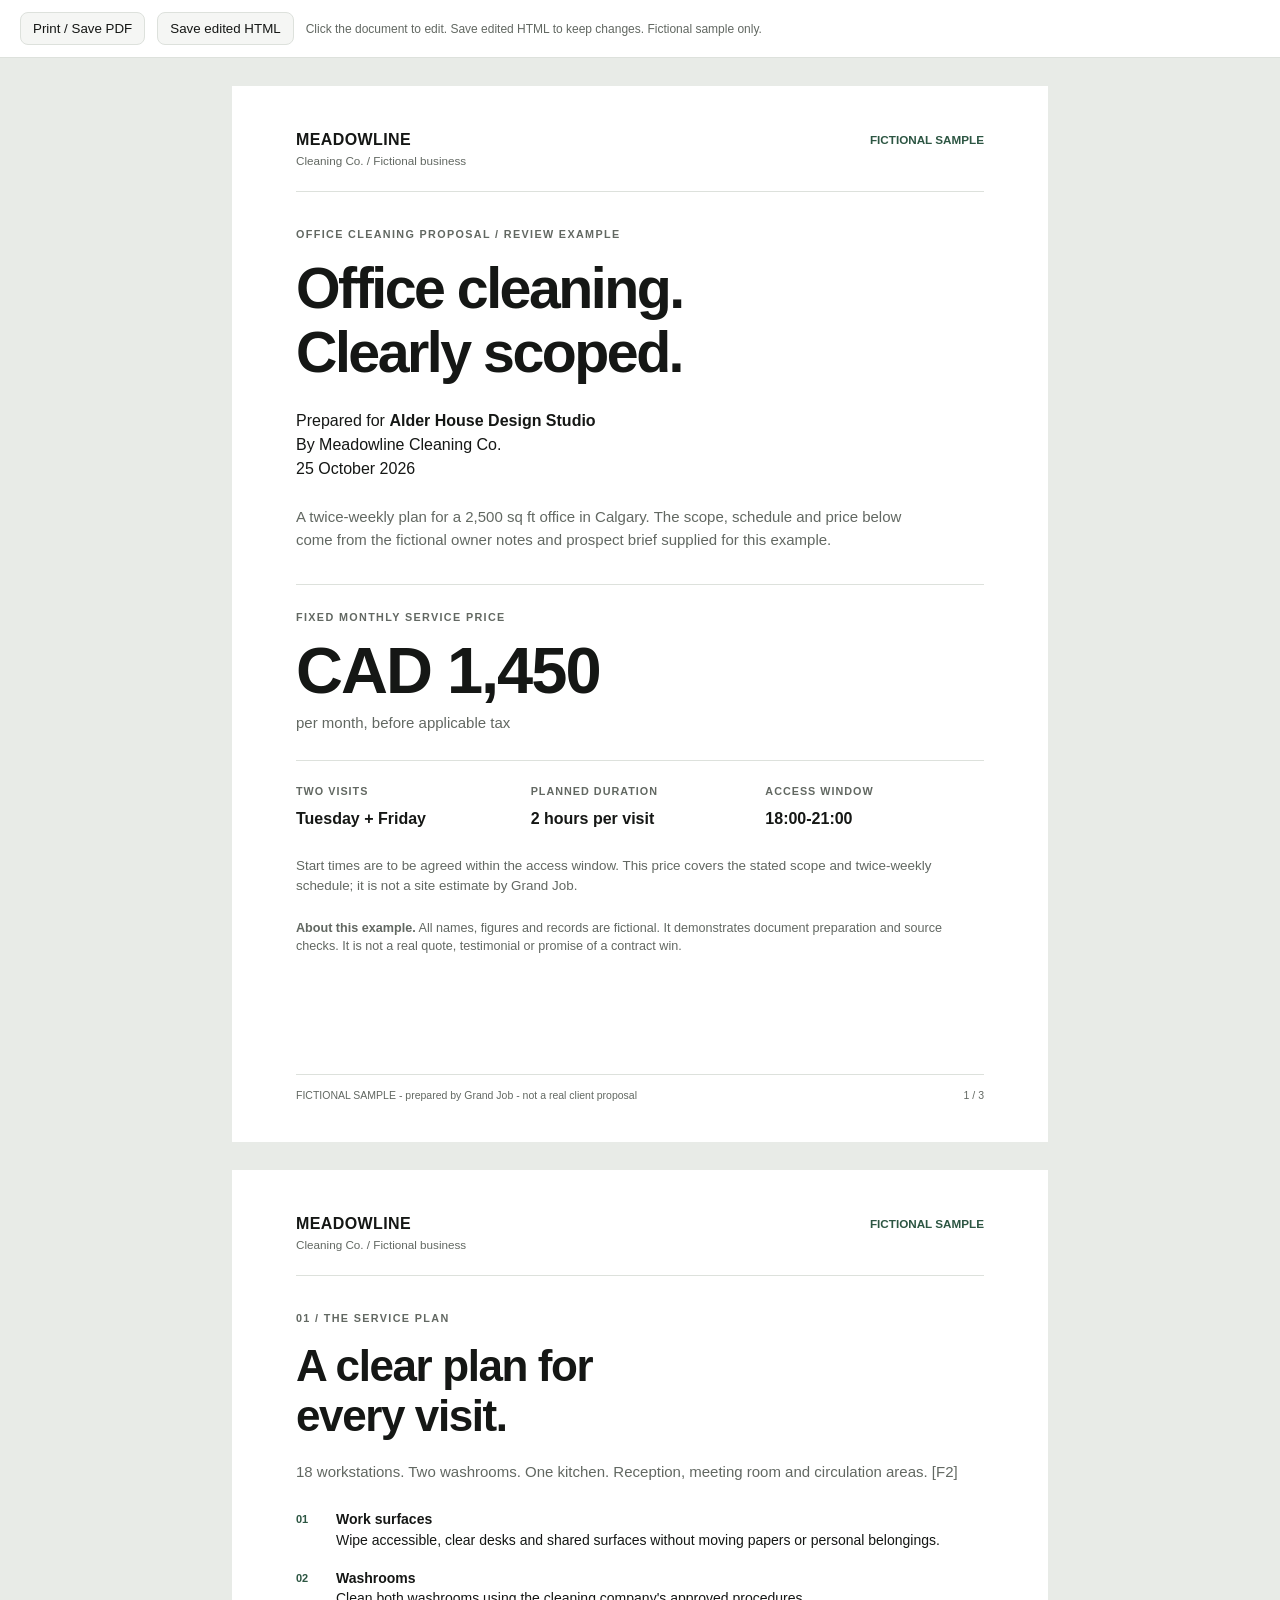
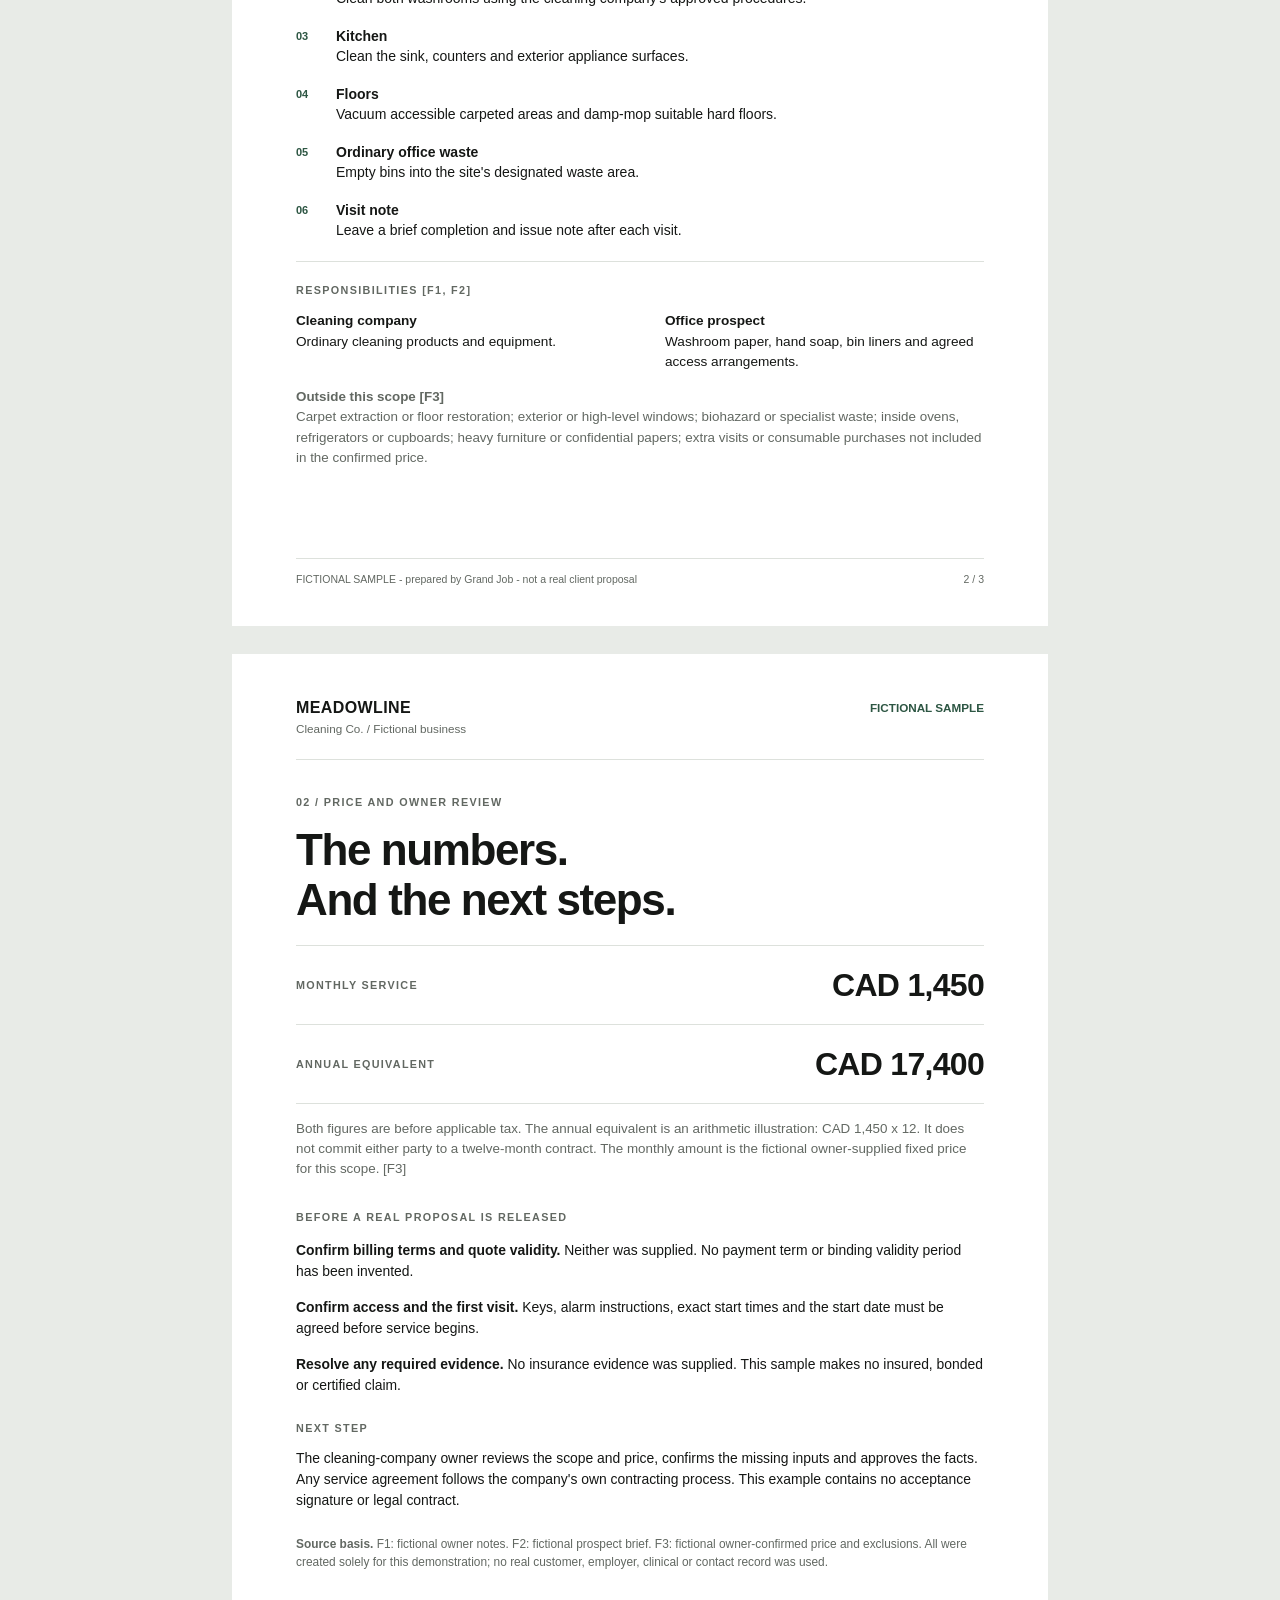
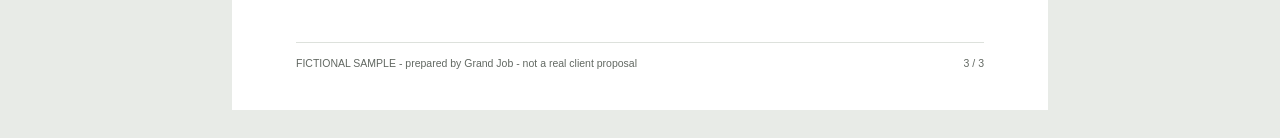
<file: assets/sample-proposal.html>
<!doctype html>
<html lang="en"><head><meta charset="utf-8"><meta name="viewport" content="width=device-width, initial-scale=1"><title>Fictional office cleaning proposal | Grand Job</title><style>
:root{--ink:#151715;--gray:#626862;--line:#dde1dc;--green:#2d5643}*{box-sizing:border-box}body{margin:0;background:#e8ebe7;color:var(--ink);font:15px/1.5 "Segoe UI",Arial,sans-serif}.toolbar{position:sticky;top:0;z-index:2;padding:12px 20px;background:#fff;border-bottom:1px solid var(--line);display:flex;gap:12px;align-items:center}.toolbar button{border:1px solid var(--line);border-radius:8px;padding:8px 12px;background:#f5f6f4;color:var(--ink);cursor:pointer}.toolbar span{font-size:12px;color:var(--gray)}.page{width:816px;min-height:1056px;background:#fff;margin:28px auto;padding:42px 64px 70px;position:relative;page-break-after:always}.page:last-child{page-break-after:auto}header{display:flex;justify-content:space-between;align-items:start;border-bottom:1px solid var(--line);padding-bottom:21px}header b{font-size:16px;letter-spacing:.4px}header small{display:block;font-size:11.7px;color:var(--gray)}header>strong{font-size:11.7px;color:var(--green);padding-top:3px}.content{padding-top:34px}.eyebrow{font-size:10.8px;letter-spacing:1.35px;font-weight:700;color:var(--gray)}h1{font-size:57.3px;line-height:1.115;letter-spacing:-2.5px;margin:15px 0 25px;font-weight:700}h2{font-size:44px;line-height:1.15;letter-spacing:-1.4px;margin:15px 0 19px}p{margin:0 0 15px}.prepared{font-size:16px;line-height:1.5}.muted{color:var(--gray)}.intro{max-width:630px;font-size:15px;line-height:1.5;margin-top:25px}.price{border-top:1px solid var(--line);margin-top:33px;padding-top:24px}.amount{font-size:65px;letter-spacing:-2px;font-weight:700;line-height:1.2;margin:6px 0 2px}.price p{font-size:15px;color:var(--gray)}.schedule{display:grid;grid-template-columns:repeat(3,1fr);border-top:1px solid var(--line);padding-top:22px;margin-top:26px;gap:16px}.schedule small{display:block;font-size:10.8px;font-weight:700;color:var(--gray);letter-spacing:1px;margin-bottom:8px}.schedule b{font-size:16px}.fine{font-size:13.4px;line-height:1.5}.schedule+.fine{margin-top:25px}.disclosure{font-size:12.6px;line-height:1.5;margin-top:22px}.tasks{list-style:none;padding:0;margin:25px 0 20px}.tasks li{display:flex;gap:20px;margin-bottom:16px}.tasks .n{font-size:11px;font-weight:700;color:var(--green);padding-top:3px;min-width:20px}.tasks strong,.tasks p{font-size:14px;line-height:1.4}.tasks p{margin:0}.responsibilities{border-top:1px solid var(--line);padding-top:20px}.two-columns{display:grid;grid-template-columns:1fr 1fr;gap:50px;margin-top:13px}.two-columns p{font-size:13.6px;line-height:1.5}.price-row{display:flex;justify-content:space-between;align-items:center;border-top:1px solid var(--line);padding:15px 0}.price-row span{font-size:10.8px;letter-spacing:1.3px;color:var(--gray);font-weight:700}.price-row b{font-size:32px;letter-spacing:-.7px}.price-row+.fine{border-top:1px solid var(--line);padding-top:15px}.review-title{margin:30px 0 15px}.review-notes p{font-size:13.9px;line-height:1.5;margin-bottom:15px}.next-title{margin:24px 0 12px}.next-title+p{font-size:13.9px;line-height:1.5}.source{font-size:11.9px;line-height:1.5;margin-top:26px}footer{position:absolute;bottom:38px;left:64px;right:64px;border-top:1px solid var(--line);padding-top:13px;font-size:10.5px;color:var(--gray)}footer span{float:right}[contenteditable=true]:focus{outline:2px solid #9abbaa;outline-offset:8px}@page{size:Letter;margin:0}@media print{body{background:white}.toolbar{display:none}.page{margin:0;width:8.5in;height:11in;min-height:0;box-shadow:none}[contenteditable=true]:focus{outline:none}}@media screen and (max-width:850px){.page{width:100%;margin:12px auto;padding:32px 6% 90px;min-height:auto}footer{position:static;margin-top:40px;left:auto;right:auto}.toolbar{flex-wrap:wrap}h1{font-size:44px}h2{font-size:36px}.amount{font-size:50px}.schedule{grid-template-columns:1fr;gap:16px}.two-columns{gap:25px}}
</style></head><body><div class="toolbar"><button onclick="window.print()">Print / Save PDF</button><button onclick="saveEdited()">Save edited HTML</button><span>Click the document to edit. Save edited HTML to keep changes. Fictional sample only.</span></div><main contenteditable="true" spellcheck="true">
<section class="page cover"><header><div><b>MEADOWLINE</b><small>Cleaning Co. / Fictional business</small></div><strong>FICTIONAL SAMPLE</strong></header><div class="content"><div class="eyebrow">OFFICE CLEANING PROPOSAL / REVIEW EXAMPLE</div><h1>Office cleaning.<br>Clearly scoped.</h1><p class="prepared">Prepared for <strong>Alder House Design Studio</strong><br>By Meadowline Cleaning Co.<br>25 October 2026</p><p class="muted intro">A twice-weekly plan for a 2,500 sq ft office in Calgary. The scope, schedule and price below come from the fictional owner notes and prospect brief supplied for this example.</p><div class="price"><div class="eyebrow">FIXED MONTHLY SERVICE PRICE</div><div class="amount">CAD 1,450</div><p>per month, before applicable tax</p></div><div class="schedule"><div><small>TWO VISITS</small><b>Tuesday + Friday</b></div><div><small>PLANNED DURATION</small><b>2 hours per visit</b></div><div><small>ACCESS WINDOW</small><b>18:00-21:00</b></div></div><p class="muted fine">Start times are to be agreed within the access window. This price covers the stated scope and twice-weekly schedule; it is not a site estimate by Grand Job.</p><p class="muted disclosure"><strong>About this example.</strong> All names, figures and records are fictional. It demonstrates document preparation and source checks. It is not a real quote, testimonial or promise of a contract win.</p></div><footer>FICTIONAL SAMPLE - prepared by Grand Job - not a real client proposal <span>1 / 3</span></footer></section>
<section class="page"><header><div><b>MEADOWLINE</b><small>Cleaning Co. / Fictional business</small></div><strong>FICTIONAL SAMPLE</strong></header><div class="content"><div class="eyebrow">01 / THE SERVICE PLAN</div><h2>A clear plan for<br>every visit.</h2><p class="muted">18 workstations. Two washrooms. One kitchen. Reception, meeting room and circulation areas. [F2]</p><ol class="tasks"><li><span class="n">01</span><div><strong>Work surfaces</strong><p>Wipe accessible, clear desks and shared surfaces without moving papers or personal belongings.</p></div></li><li><span class="n">02</span><div><strong>Washrooms</strong><p>Clean both washrooms using the cleaning company&#x27;s approved procedures.</p></div></li><li><span class="n">03</span><div><strong>Kitchen</strong><p>Clean the sink, counters and exterior appliance surfaces.</p></div></li><li><span class="n">04</span><div><strong>Floors</strong><p>Vacuum accessible carpeted areas and damp-mop suitable hard floors.</p></div></li><li><span class="n">05</span><div><strong>Ordinary office waste</strong><p>Empty bins into the site&#x27;s designated waste area.</p></div></li><li><span class="n">06</span><div><strong>Visit note</strong><p>Leave a brief completion and issue note after each visit.</p></div></li></ol><div class="responsibilities"><div class="eyebrow">RESPONSIBILITIES [F1, F2]</div><div class="two-columns"><p><strong>Cleaning company</strong><br>Ordinary cleaning products and equipment.</p><p><strong>Office prospect</strong><br>Washroom paper, hand soap, bin liners and agreed access arrangements.</p></div></div><p class="muted fine"><strong>Outside this scope [F3]</strong><br>Carpet extraction or floor restoration; exterior or high-level windows; biohazard or specialist waste; inside ovens, refrigerators or cupboards; heavy furniture or confidential papers; extra visits or consumable purchases not included in the confirmed price.</p></div><footer>FICTIONAL SAMPLE - prepared by Grand Job - not a real client proposal <span>2 / 3</span></footer></section>
<section class="page"><header><div><b>MEADOWLINE</b><small>Cleaning Co. / Fictional business</small></div><strong>FICTIONAL SAMPLE</strong></header><div class="content"><div class="eyebrow">02 / PRICE AND OWNER REVIEW</div><h2>The numbers.<br>And the next steps.</h2><div class="price-row"><span>MONTHLY SERVICE</span><b>CAD 1,450</b></div><div class="price-row"><span>ANNUAL EQUIVALENT</span><b>CAD 17,400</b></div><p class="muted fine">Both figures are before applicable tax. The annual equivalent is an arithmetic illustration: CAD 1,450 x 12. It does not commit either party to a twelve-month contract. The monthly amount is the fictional owner-supplied fixed price for this scope. [F3]</p><div class="eyebrow review-title">BEFORE A REAL PROPOSAL IS RELEASED</div><div class="review-notes"><p><strong>Confirm billing terms and quote validity.</strong> Neither was supplied. No payment term or binding validity period has been invented.</p><p><strong>Confirm access and the first visit.</strong> Keys, alarm instructions, exact start times and the start date must be agreed before service begins.</p><p><strong>Resolve any required evidence.</strong> No insurance evidence was supplied. This sample makes no insured, bonded or certified claim.</p></div><div class="eyebrow next-title">NEXT STEP</div><p>The cleaning-company owner reviews the scope and price, confirms the missing inputs and approves the facts. Any service agreement follows the company's own contracting process. This example contains no acceptance signature or legal contract.</p><p class="muted source"><strong>Source basis.</strong> F1: fictional owner notes. F2: fictional prospect brief. F3: fictional owner-confirmed price and exclusions. All were created solely for this demonstration; no real customer, employer, clinical or contact record was used.</p></div><footer>FICTIONAL SAMPLE - prepared by Grand Job - not a real client proposal <span>3 / 3</span></footer></section>
</main><script>
function saveEdited(){const a=document.createElement('a');a.href=URL.createObjectURL(new Blob(['<!doctype html>\n'+document.documentElement.outerHTML],{type:'text/html'}));a.download='sample-proposal-edited.html';a.click();setTimeout(()=>URL.revokeObjectURL(a.href),1000)}
</script></body></html>
</file>
<file: styles.css>
:root{--ink:#1d1d1f;--muted:#6e6e73;--blue:#0066cc;--blue-hover:#0077ed;--tint:#f5f5f7;--line:#d2d2d7;--white:#fff;--radius:28px}
*{box-sizing:border-box}
html{scroll-behavior:smooth;scroll-padding-top:96px}
body{margin:0;background:var(--white);color:var(--ink);font-family:-apple-system,BlinkMacSystemFont,"Segoe UI",Helvetica,Arial,sans-serif;font-size:17px;line-height:1.5;-webkit-font-smoothing:antialiased}
button,input,textarea{font:inherit}
button,a,input,textarea,summary{outline-offset:5px}
:focus-visible{outline:3px solid var(--blue)}
button,a{-webkit-tap-highlight-color:transparent}
button{cursor:pointer}
button:disabled{cursor:wait}
a{color:var(--blue);text-decoration:none}
a:hover{text-decoration:underline;text-underline-offset:4px}
h1,h2,h3,p,figure,blockquote{margin:0}
img{display:block;max-width:100%;height:auto}
::selection{background:#d9eaff;color:var(--ink)}
.shell{width:min(1120px,calc(100% - 72px));margin-inline:auto}
.section-space{padding-block:112px}
.section-tint{background:var(--tint)}
.eyebrow{font-size:15px;line-height:1.4;font-weight:600;letter-spacing:.015em}
.display-title{font-size:clamp(42px,5.3vw,66px);font-weight:650;line-height:1.055;letter-spacing:-.055em;margin-top:20px}
.muted{color:var(--muted)}
.button{display:inline-flex;align-items:center;justify-content:center;gap:15px;min-height:48px;padding:12px 23px;border:0;border-radius:999px;background:var(--blue);color:white;font-size:16px;font-weight:500;line-height:1.3;white-space:nowrap;transition:background .18s ease,transform .18s ease}
.button:hover{background:var(--blue-hover);text-decoration:none}
.button:active{transform:scale(.98)}
.button-small{min-height:36px;padding:8px 17px;font-size:13px}
.button-light{background:white;color:var(--ink)}
.button-light:hover{background:#e8e8ed}
.text-link{display:inline-flex;align-items:center;gap:8px;font-size:17px;font-weight:500;line-height:1.5}
.text-link>span{font-size:22px;line-height:1}
.skip-link{position:fixed;top:-80px;left:18px;background:white;padding:14px 20px;z-index:99;box-shadow:0 4px 20px #0002;border-radius:10px}
.skip-link:focus{top:12px}
.sr-only{position:absolute;width:1px;height:1px;overflow:hidden;clip:rect(0,0,0,0);white-space:nowrap;clip-path:inset(50%)}
.site-header{position:sticky;top:0;z-index:30;background:rgba(255,255,255,.86);border-bottom:1px solid rgba(210,210,215,.55);backdrop-filter:saturate(180%) blur(20px);-webkit-backdrop-filter:saturate(180%) blur(20px)}
.nav{height:68px;display:flex;align-items:center;justify-content:space-between;gap:28px}
.wordmark{display:inline-flex;align-items:center;gap:10px;color:var(--ink);font-size:25px;font-weight:750;letter-spacing:-1.5px;line-height:1;flex-shrink:0}
.wordmark:hover{text-decoration:none}
.mark{width:30px;height:30px}
.brand-dot{color:var(--blue)}
.nav-links{display:flex;align-items:center;gap:32px;margin-left:auto;margin-right:18px}
.nav-links a{color:var(--ink);font-size:12px;line-height:1.5;white-space:nowrap}
.hero{padding-top:72px;text-align:center;overflow:hidden}
.hero-copy{position:relative;z-index:2}
.hero .eyebrow{display:flex;align-items:center;justify-content:center;gap:8px;color:var(--muted)}
.status-dot,.caption-dot{display:inline-block;width:6px;height:6px;border-radius:50%;background:var(--blue)}
h1{font-size:clamp(58px,7.7vw,92px);font-weight:700;letter-spacing:-.064em;line-height:1.025;margin:21px 0 25px}
h1 span{color:var(--muted)}
.hero-lead{font-size:23px;line-height:1.45;letter-spacing:-.025em;color:#515154}
.hero-actions{display:flex;align-items:center;justify-content:center;gap:30px;margin-top:28px}
.rating-link{display:inline-flex;align-items:center;justify-content:center;gap:10px;margin-top:23px;font-size:12px;color:var(--muted)}
.rating-link strong{color:var(--ink);font-weight:650}
.stars{font-size:13px;letter-spacing:2px;color:var(--ink);line-height:1.3}
.hero-product{position:relative;height:548px;display:flex;justify-content:center;align-items:center;margin-top:10px;isolation:isolate}
.product-glow{position:absolute;inset:11% -10% -10%;z-index:-3;background:radial-gradient(ellipse at 50% 62%,#e4ebf4 0%,#f5f7fa 38%,#ffffff 72%)}
.paper-stack{position:relative;width:340px;transform:rotate(-5deg) translateY(4px);border-radius:5px;background:white;box-shadow:0 28px 55px -18px rgba(22,31,45,.26),0 0 0 1px rgba(0,0,0,.06);transition:transform .65s cubic-bezier(.2,.7,.2,1)}
.paper-stack::before,.paper-stack::after{content:"";position:absolute;inset:0;background:#fff;border:1px solid #e4e5e7;border-radius:5px;z-index:-1;box-shadow:0 18px 35px -20px #18253830}
.paper-stack::before{transform:rotate(9deg) translate(19px,3px)}
.paper-stack::after{transform:rotate(16deg) translate(29px,11px);z-index:-2}
.paper-stack img{width:100%;border-radius:5px}
.product-caption{position:absolute;bottom:22px;left:0;right:0;display:flex;align-items:center;justify-content:center;gap:8px;color:var(--muted);font-size:12px}
.caption-dot{background:#a7abb1;width:5px;height:5px}
.section-intro{font-size:21px;line-height:1.5;letter-spacing:-.025em;max-width:720px;color:var(--muted);margin-top:27px}
.benefits{display:grid;grid-template-columns:repeat(3,minmax(0,1fr));gap:55px;margin-top:65px}
.benefit-number{font-size:13px;letter-spacing:.05em;color:var(--muted);display:block;margin-bottom:18px}
.benefit h3{font-size:23px;letter-spacing:-.035em;font-weight:650;line-height:1.25;max-width:270px;margin-bottom:12px}
.benefit p{font-size:16px;line-height:1.6;color:var(--muted);max-width:310px}
.section-heading{display:flex;align-items:flex-end;justify-content:space-between;gap:60px;margin-bottom:64px}
.section-heading>p{font-size:18px;color:var(--muted);line-height:1.65;max-width:360px;padding-bottom:4px}
.sample-layout{display:grid;grid-template-columns:.84fr 1.16fr;gap:80px;align-items:start}
.sample-description{padding-top:28px}
.sample-label{display:inline-flex;border:1px solid var(--line);border-radius:999px;padding:5px 11px;font-size:11px;font-weight:600;color:var(--muted);margin-bottom:23px}
.sample-description h3{font-size:37px;letter-spacing:-.045em;line-height:1.12;font-weight:650;margin-bottom:20px}
.sample-description>p:not(.sample-disclosure){font-size:17px;line-height:1.6;color:var(--muted);max-width:360px}
.page-switcher{margin-top:30px}
.page-button{display:flex;align-items:center;gap:15px;width:100%;padding:17px 16px;text-align:left;background:transparent;border:1px solid transparent;border-radius:14px;color:var(--ink);transition:background .2s,border-color .2s}
.page-button+.page-button{margin-top:4px}
.page-button:hover{background:#f8f8fa}
.page-button.is-active{background:var(--tint);border-color:#e4e4e9}
.page-number{font-size:12px;color:var(--muted);font-variant-numeric:tabular-nums}
.page-button strong{display:block;font-size:15px;font-weight:600;line-height:1.5}
.page-button small{display:block;font-size:12px;line-height:1.6;color:var(--muted);margin-top:2px}
.page-arrow{font-size:24px;font-weight:300;color:#a0a0a5;margin-left:auto}
.page-button.is-active .page-arrow{color:var(--blue)}
.sample-downloads{display:flex;flex-direction:column;align-items:flex-start;gap:13px;margin-top:29px}
.sample-downloads>a:last-child{font-size:13px}
.sample-disclosure{font-size:12px;line-height:1.65;color:var(--muted);max-width:370px;margin-top:24px}
.sample-viewer{background:var(--tint);border:1px solid #eaeaec;border-radius:22px;overflow:hidden;min-width:0}
.viewer-top{display:flex;align-items:center;justify-content:space-between;gap:14px;padding:17px 21px;font-size:10px;color:var(--muted);border-bottom:1px solid #e4e4e8}
.viewer-dots{display:flex;gap:5px;min-width:40px}
.viewer-dots i{display:block;width:6px;height:6px;background:#c9c9cf;border-radius:50%}
.viewer-filetype{font-size:9px;letter-spacing:.08em;min-width:40px;text-align:right}
.viewer-page{padding:34px 37px 38px;min-height:400px;display:flex;justify-content:center;align-items:flex-start}
.viewer-page img{width:100%;max-width:432px;aspect-ratio:935/1210;object-fit:contain;background:white;box-shadow:0 13px 30px -13px #1c26352b,0 0 0 1px #00000005;transition:opacity .16s ease}
.viewer-page img.is-loading{opacity:.35}
.workflow .display-title{max-width:760px}
.steps{display:grid;grid-template-columns:repeat(3,minmax(0,1fr));gap:60px;margin-top:68px}
.step-number{display:block;color:#a1a1a6;font-size:51px;line-height:1;font-weight:600;letter-spacing:-.05em;margin-bottom:24px}
.step h3{font-size:23px;line-height:1.3;letter-spacing:-.035em;margin-bottom:11px;font-weight:650}
.step p{font-size:16px;line-height:1.65;color:var(--muted);max-width:300px}
.pricing{background:#0a0a0b;color:#f5f5f7}
.pricing-grid{display:grid;grid-template-columns:1fr 1fr;gap:125px}
.pricing .eyebrow{color:#a7a7ae}
.pricing h2{font-size:clamp(43px,5vw,61px);font-weight:650;line-height:1.05;letter-spacing:-.055em;margin-top:22px}
.price{display:flex;align-items:baseline;gap:11px;margin-top:27px}
.price .currency{font-size:19px;font-weight:500;color:#bdbdc4}
.price strong{font-size:97px;line-height:1.08;font-weight:650;letter-spacing:-.075em}
.price-tax{color:#a7a7ae;font-size:13px;margin-top:8px;margin-bottom:27px}
.pricing-small{font-size:12px;line-height:1.65;max-width:330px;color:#a7a7ae;margin-top:20px}
.pricing-details{padding-top:9px}
.included-item{display:flex;gap:16px;padding:20px 0;border-bottom:1px solid #303034}
.included-item:first-child{padding-top:0}
.included-item>span{font-size:16px;line-height:1.7;color:#b7b7be;font-weight:400}
.included-item h3{font-size:19px;font-weight:600;line-height:1.35;letter-spacing:-.02em;margin-bottom:8px}
.included-item p{color:#a7a7ae;font-size:14px;line-height:1.6}
.payment-note{font-size:13px;line-height:1.65;color:#bdbdc4;margin-top:25px}
.scope-note{font-size:12px;line-height:1.7;color:#9c9ca5;margin-top:17px}
.founder{display:grid;grid-template-columns:1.1fr .9fr;gap:115px;align-items:start}
.founder-heading .display-title{font-size:clamp(43px,5vw,62px)}
.founder-copy{padding-top:6px}
.founder-id{display:flex;align-items:center;gap:15px;margin-bottom:28px}
.founder-monogram{display:flex;align-items:center;justify-content:center;width:56px;height:56px;flex-shrink:0;border-radius:50%;background:var(--tint);font-size:24px;font-weight:650;letter-spacing:-2px}
.founder-id strong{display:block;font-size:17px;font-weight:600}
.founder-id>div>span{display:block;font-size:12px;color:var(--muted);margin-top:2px}
.founder-copy>p{font-size:18px;line-height:1.65;letter-spacing:-.015em;color:var(--muted);margin-bottom:20px}
.founder-copy>.text-link{font-size:15px;margin-top:5px}
.reviews-inner{text-align:center;max-width:940px}
.review-score{display:flex;align-items:center;justify-content:center;gap:12px;margin-top:27px;font-size:15px;color:var(--muted)}
.review-score .stars{font-size:16px;letter-spacing:3px}
.review-score strong{color:var(--ink);font-weight:600}
blockquote{font-size:clamp(27px,3.6vw,43px);font-weight:550;line-height:1.2;letter-spacing:-.04em;margin:32px auto 23px;max-width:880px}
.review-author{font-size:14px;font-weight:600}
.review-author span{color:var(--muted);font-weight:400}
.reviews-inner>.text-link{margin-top:28px;font-size:15px}
.review-context{font-size:12px;line-height:1.7;color:var(--muted);margin-top:23px}
.faq{display:grid;grid-template-columns:.8fr 1.2fr;gap:105px}
.faq .display-title{font-size:clamp(42px,4.9vw,58px)}
.faq-list{border-top:1px solid var(--line);padding-top:0}
.faq-list details{border-bottom:1px solid var(--line);padding:21px 0}
.faq-list summary{font-size:17px;font-weight:550;list-style:none;cursor:pointer;display:flex;align-items:center;justify-content:space-between;gap:24px;min-height:28px;letter-spacing:-.015em}
.faq-list summary::-webkit-details-marker{display:none}
.faq-list summary::after{content:"+";font-size:25px;line-height:1;color:#8b8b91;font-weight:300;flex-shrink:0}
.faq-list details[open] summary::after{content:"−"}
.faq-list details p{font-size:14px;line-height:1.7;color:var(--muted);padding-right:24px;margin-top:16px}
.contact-grid{display:grid;grid-template-columns:1fr 1fr;gap:125px;align-items:start}
.contact-copy .display-title{font-size:clamp(46px,5.3vw,66px)}
.contact-copy>p:not(.eyebrow):not(.contact-privacy){font-size:19px;line-height:1.6;color:var(--muted);letter-spacing:-.02em;max-width:380px;margin-top:27px}
.contact-direct{display:flex;flex-direction:column;align-items:flex-start;gap:9px;margin-top:29px;font-size:15px}
.contact-privacy{font-size:12px;line-height:1.7;color:var(--muted);margin-top:26px;max-width:365px}
.brief-form{min-width:0}
.form-row{margin-bottom:19px}
.form-row label{display:block;font-size:13px;font-weight:600;line-height:1.5;margin-bottom:8px}
.optional{font-size:11px;font-weight:400;color:var(--muted);margin-left:5px}
.form-row input,.form-row textarea{display:block;width:100%;color:var(--ink);background:white;border:1px solid #c7c7cc;border-radius:12px;padding:13px 15px;min-height:48px;font-size:15px;line-height:1.5;transition:border-color .15s,box-shadow .15s}
.form-row input:focus,.form-row textarea:focus{border-color:var(--blue);box-shadow:0 0 0 3px #0066cc17;outline:0}
.form-row input::placeholder,.form-row textarea::placeholder{color:#85858b}
.form-row textarea{resize:vertical;min-height:142px}
.form-row input[type=date]{max-width:240px}
.form-help{font-size:12px;line-height:1.65;color:var(--muted);margin:5px 0 22px}
.form-actions{display:flex;align-items:center;gap:23px;flex-wrap:wrap}
.copy-button{border:0;background:none;color:var(--blue);padding:12px 0;font-size:13px;min-height:44px}
.copy-button:hover{text-decoration:underline;text-underline-offset:4px}
.form-status{font-size:12px;line-height:1.65;color:var(--muted);min-height:22px;margin-top:15px}
.copy-fallback{width:100%;padding:13px;border:1px solid var(--line);border-radius:10px;font-size:13px;min-height:190px;margin-top:15px}
.copy-fallback[hidden]{display:none}
.site-footer{padding-block:33px;display:flex;align-items:center;gap:26px;flex-wrap:wrap;font-size:11px;color:var(--muted)}
.footer-brand{font-size:18px;font-weight:750;letter-spacing:-1px;color:var(--ink);margin-right:auto}
.site-footer>span{width:100%;border-top:1px solid #e8e8ed;padding-top:20px;margin-top:2px;color:#85858b}
.site-footer>a:not(.footer-brand){color:var(--muted)}
.reveal{opacity:1;transform:none}
.js-reveal .reveal{opacity:0;transform:translateY(18px);transition:opacity .65s ease,transform .65s cubic-bezier(.2,.7,.2,1)}
.js-reveal .reveal.is-visible{opacity:1;transform:translateY(0)}
@media(hover:hover){.paper-stack:hover{transform:rotate(-3deg) translateY(-3px)}}
@media(min-width:1440px){.hero{padding-top:86px}.hero-product{height:580px}.paper-stack{width:360px}}
@media(max-width:1050px){.shell{width:calc(100% - 56px)}.section-space{padding-block:88px}.sample-layout{gap:45px}.pricing-grid,.contact-grid{gap:65px}.founder,.faq{gap:65px}.nav-links{gap:22px;margin-right:8px}.benefits,.steps{gap:35px}.viewer-page{padding:26px}.sample-description h3{font-size:33px}.price strong{font-size:90px}}
@media(max-width:760px){html{scroll-padding-top:85px}.shell{width:calc(100% - 40px)}.section-space{padding-block:70px}.nav{height:64px;gap:16px}.wordmark{font-size:23px;gap:8px}.mark{width:28px;height:28px}.nav-links{display:none}.button-small{min-height:36px;padding:8px 14px;font-size:12px}.hero{padding-top:48px}.hero .eyebrow{font-size:12px}.hero h1{font-size:clamp(44px,9.5vw,65px);letter-spacing:-.06em;margin:20px 0 23px}.hero-lead{font-size:19px;line-height:1.5}.hero-actions{gap:23px;margin-top:27px}.hero-actions .button{font-size:14px;min-height:46px;padding:12px 19px}.hero-actions .text-link{font-size:14px}.rating-link{font-size:11px;margin-top:23px;gap:8px}.stars{font-size:11px;letter-spacing:1.7px}.hero-product{height:455px;margin-top:12px}.paper-stack{width:270px;transform:rotate(-5deg) translateY(0)}.product-glow{inset:5% -20% -12%}.product-caption{font-size:10px;bottom:21px;gap:6px}.display-title{font-size:43px;letter-spacing:-.05em;margin-top:17px}.section-intro{font-size:18px;margin-top:23px;max-width:100%}.eyebrow{font-size:13px}.benefits{grid-template-columns:1fr;gap:30px;margin-top:40px}.benefit{padding-top:24px;border-top:1px solid #dcdce1}.benefit-number{margin-bottom:12px;font-size:11px}.benefit h3{font-size:23px;max-width:100%;margin-bottom:9px}.benefit p{font-size:15px;max-width:100%}.section-heading{display:block;margin-bottom:36px}.section-heading>p{font-size:16px;line-height:1.65;margin-top:24px;max-width:100%}.section-heading>p br{display:none}.sample-layout{grid-template-columns:1fr;gap:30px}.sample-description{padding-top:0}.sample-label{margin-bottom:17px}.sample-description h3{font-size:32px}.sample-description h3 br{display:none}.sample-description>p:not(.sample-disclosure){font-size:16px;max-width:100%}.page-switcher{margin-top:23px}.page-button{padding:15px 13px;gap:14px}.page-button strong{font-size:15px}.page-button small{font-size:11px}.sample-downloads{gap:13px;margin-top:24px}.sample-downloads .text-link{font-size:16px}.sample-disclosure{max-width:100%;font-size:11px;margin-top:20px}.sample-viewer{border-radius:18px}.viewer-top{padding:14px 17px;font-size:9px;gap:8px}.viewer-page{padding:24px 24px 28px;min-height:0}.viewer-dots{min-width:30px;gap:4px}.viewer-dots i{width:5px;height:5px}.viewer-filetype{min-width:30px}.steps{grid-template-columns:1fr;gap:29px;margin-top:40px}.step{display:grid;grid-template-columns:43px 1fr;gap:0 15px;padding-top:24px;border-top:1px solid #dcdce1}.step-number{grid-row:span 2;font-size:36px;margin:0;line-height:1.1}.step h3{font-size:22px;margin:0 0 9px}.step p{font-size:15px;max-width:100%;grid-column:2}.pricing-grid{grid-template-columns:1fr;gap:45px}.pricing h2{font-size:48px;max-width:100%}.price{margin-top:25px}.price strong{font-size:92px}.price-tax{font-size:12px}.pricing-small{max-width:100%;font-size:11px}.pricing-details{padding:0}.included-item{padding-block:19px}.included-item h3{font-size:18px}.included-item p{font-size:13px}.payment-note{font-size:12px}.scope-note{font-size:11px}.founder{grid-template-columns:1fr;gap:35px}.founder-heading .display-title{font-size:47px}.founder-copy>p{font-size:17px}.founder-id{margin-bottom:23px}.reviews-inner{text-align:left}.review-score{justify-content:flex-start;font-size:13px;margin-top:23px}.review-score .stars{font-size:13px;letter-spacing:2px}blockquote{font-size:34px;margin-top:28px;margin-bottom:24px}.review-author{font-size:13px}.reviews-inner>.text-link{font-size:14px;margin-top:24px}.review-context{font-size:11px;margin-top:22px}.faq{grid-template-columns:1fr;gap:32px}.faq .display-title{font-size:43px}.faq-list details{padding-block:20px}.faq-list summary{font-size:16px}.faq-list details p{font-size:13px;padding-right:20px;line-height:1.75}.contact-grid{grid-template-columns:1fr;gap:38px}.contact-copy .display-title{font-size:48px}.contact-copy>p:not(.eyebrow):not(.contact-privacy){font-size:17px;margin-top:22px;max-width:100%}.contact-direct{margin-top:24px;font-size:14px;gap:9px}.contact-privacy{font-size:11px;max-width:100%;margin-top:21px}.form-row{margin-bottom:19px}.form-row label{font-size:12px}.form-row input,.form-row textarea{font-size:16px;padding:13px 14px}.form-help{font-size:11px}.form-actions{gap:22px}.form-actions .button{font-size:14px;min-height:47px}.copy-button{font-size:12px}.form-status{font-size:11px}.site-footer{padding-block:29px;gap:15px 23px;font-size:10px}.footer-brand{font-size:18px;width:100%;margin-bottom:2px}.site-footer>p{max-width:100%}.site-footer>span{margin-top:7px;padding-top:17px}}
@media(max-width:370px){.shell{width:calc(100% - 32px)}.hero h1{font-size:41px}.hero-lead{font-size:17px}.hero-actions{gap:16px}.hero-product{height:420px}.paper-stack{width:245px}.wordmark{font-size:21px}.display-title{font-size:39px}.pricing h2{font-size:44px}.contact-copy .display-title{font-size:44px}}
@media(prefers-reduced-motion:reduce){html{scroll-behavior:auto}*,*::before,*::after{animation-duration:.01ms!important;animation-iteration-count:1!important;transition-duration:.01ms!important}.js-reveal .reveal{opacity:1;transform:none}.paper-stack{transform:rotate(-5deg)!important}}

/* Two-service offer and the original browser-tracker demonstration. */
.hero h1.two-service-title{font-size:clamp(42px,6.5vw,80px);letter-spacing:-.06em}
.hero-lead{max-width:850px;margin-inline:auto}
.hero-actions{flex-wrap:wrap}
.service-cards{display:grid;grid-template-columns:1fr 1fr;gap:24px;margin-top:48px}
.service-card{background:white;border:1px solid #e5e5ea;border-radius:26px;padding:36px;display:flex;flex-direction:column;align-items:flex-start}
.service-tag{font-size:12px;font-weight:600;color:var(--muted);margin-bottom:23px}
.service-card h3{font-size:35px;line-height:1.1;letter-spacing:-.045em;margin-bottom:17px;font-weight:650}
.service-card>p:not(.service-scope){font-size:16px;line-height:1.6;color:var(--muted);max-width:410px}
.service-price{font-size:15px;font-weight:500;margin-top:25px;line-height:1.2}
.service-price strong{font-size:49px;letter-spacing:-.06em;font-weight:650;margin-left:5px}
.service-price>span{display:block;font-size:11px;color:var(--muted);font-weight:400;margin-top:9px}
.service-card ul{padding-left:18px;margin:25px 0 27px;color:var(--muted);font-size:14px;line-height:1.7}
.service-card li+li{margin-top:5px}
.service-card>.text-link{font-size:15px;margin-top:auto}
.service-contact{font-size:12px;margin-top:14px}
.service-scope{font-size:11px;line-height:1.65;color:var(--muted);margin-top:24px}
.tracker-demo{border:1px solid #e0e0e5;border-radius:24px;background:white;overflow:hidden}
.tracker-toolbar{display:flex;align-items:center;justify-content:space-between;padding:23px 27px;border-bottom:1px solid #e7e7eb;background:#fafafc;gap:20px}
.tracker-toolbar strong{font-size:19px;font-weight:650;letter-spacing:-.025em;display:block}
.tracker-toolbar>div>span{display:block;font-size:11px;color:var(--muted);margin-top:4px}
.local-badge{display:inline-flex;align-items:center;gap:7px;font-size:11px;white-space:nowrap;color:var(--muted);background:white;border:1px solid #e5e5ea;padding:6px 10px;border-radius:999px}
.local-badge i{width:5px;height:5px;background:#6b8d76;border-radius:50%}
.tracker-metrics{display:grid;grid-template-columns:1fr 1fr 1.3fr;border-bottom:1px solid #e7e7eb}
.tracker-metrics>div{padding:24px 27px;border-right:1px solid #e7e7eb;min-width:0}
.tracker-metrics>div:last-child{border:0}
.tracker-metrics span{display:block;color:var(--muted);font-size:12px;margin-bottom:4px}
.tracker-metrics strong{font-size:34px;line-height:1.4;letter-spacing:-.045em;font-weight:600;font-variant-numeric:tabular-nums}
.tracker-metrics small{display:block;font-size:10px;color:var(--muted);margin-top:1px}
.tracker-controls{display:flex;justify-content:space-between;align-items:center;gap:20px;padding:18px 23px;flex-wrap:wrap}
.tracker-filters{display:flex;gap:4px;flex-wrap:wrap}
.tracker-filters button{border:1px solid transparent;background:transparent;color:var(--muted);border-radius:999px;font-size:12px;padding:8px 13px;min-height:37px}
.tracker-filters button:hover{background:#f5f5f7}
.tracker-filters button[aria-pressed=true]{color:var(--ink);border-color:#e4e4e9;background:#f5f5f7;font-weight:600}
.tracker-utilities{display:flex;align-items:center;gap:18px}
.tracker-utilities button{border:0;background:none;color:var(--blue);font-size:11px;min-height:37px;padding:6px 0}
.tracker-utilities button:hover{text-decoration:underline;text-underline-offset:4px}
.tracker-table-scroll{padding:0 23px;overflow-x:auto}
.tracker-table{border-collapse:collapse;width:100%;text-align:left;table-layout:fixed}
.tracker-table th{background:#fafafc;border-top:1px solid #e7e7eb;border-bottom:1px solid #e7e7eb;padding:11px 12px;font-size:10px;color:var(--muted);font-weight:600}
.tracker-table th:nth-child(1){width:28%}.tracker-table th:nth-child(2){width:19%}.tracker-table th:nth-child(3){width:37%}.tracker-table th:nth-child(4){width:16%}
.tracker-table td{padding:17px 12px;border-bottom:1px solid #e7e7eb;font-size:12px;vertical-align:middle;overflow-wrap:anywhere}
.tracker-table td strong{font-size:12px;font-weight:600;display:block;line-height:1.6}
.tracker-table td small{display:block;color:var(--muted);font-size:10px;line-height:1.6;margin-top:3px}
.tracker-table select,.tracker-table input{width:100%;min-width:0;border:1px solid #d8d8df;background:white;border-radius:8px;min-height:39px;padding:8px 9px;color:var(--ink);font-size:11px;line-height:1.5}
.tracker-table input:focus,.tracker-table select:focus{border-color:var(--blue);outline:2px solid #0066cc26;outline-offset:1px}
.quote-heading,.tracker-money{text-align:right;font-variant-numeric:tabular-nums}
.tracker-empty{text-align:center!important;padding:30px!important;color:var(--muted)}
.tracker-bottom{display:flex;justify-content:space-between;gap:20px;padding:17px 27px;font-size:10px;color:var(--muted);min-height:53px}
#tracker-notice{text-align:right;max-width:70%;line-height:1.6}
.tracker-add{padding:0 27px 25px}
.tracker-add summary{font-size:13px;font-weight:600;cursor:pointer;min-height:35px;line-height:2.3}
.tracker-add form{display:grid;grid-template-columns:1fr 1fr;gap:18px;margin-top:17px}
.tracker-add label{display:block;font-size:11px;font-weight:600;margin-bottom:7px}
.tracker-add input{width:100%;min-height:43px;background:#fafafc;border:1px solid #d8d8df;border-radius:9px;padding:10px 12px;font-size:13px;color:var(--ink)}
.tracker-add .button{justify-self:start;min-height:43px;font-size:13px;padding:11px 18px}
.tracker-disclaimer{font-size:12px;line-height:1.7;color:var(--muted);max-width:930px;margin-top:23px}
.tracker-enquire{margin-top:22px;font-size:16px}
.tracker-noscript{padding:20px 27px;font-size:13px;color:var(--muted)}
.form-row select{display:block;width:100%;color:var(--ink);background:white;border:1px solid #c7c7cc;border-radius:12px;padding:13px 15px;min-height:48px;font-size:15px;line-height:1.5}
.form-row select:focus{border-color:var(--blue);box-shadow:0 0 0 3px #0066cc17;outline:0}
.form-row[hidden]{display:none}
@media(max-width:760px){.service-cards{grid-template-columns:1fr;gap:20px;margin-top:35px}.service-card{padding:29px;border-radius:23px}.service-card h3{font-size:31px}.service-card>p:not(.service-scope){font-size:15px}.service-card ul{font-size:13px}.tracker-toolbar{padding:20px;align-items:flex-start;gap:14px}.tracker-toolbar strong{font-size:17px}.tracker-toolbar>div>span{font-size:10px}.local-badge{font-size:9px;padding:5px 8px;gap:5px}.tracker-metrics>div{padding:17px 13px}.tracker-metrics span{font-size:10px;line-height:1.5}.tracker-metrics strong{font-size:27px}.tracker-metrics small{font-size:8px;line-height:1.5}.tracker-controls{padding:14px 13px;gap:10px}.tracker-filters{gap:0}.tracker-filters button{font-size:11px;padding:8px 10px;min-height:39px}.tracker-utilities{width:100%;justify-content:flex-end;gap:20px}.tracker-utilities button{font-size:10px;min-height:35px}.tracker-table-scroll{padding:0 15px;overflow:visible}.tracker-table,.tracker-table tbody{display:block}.tracker-table thead{display:none}.tracker-table tr{display:grid;grid-template-columns:1fr 1fr;gap:14px 18px;padding:18px 4px;border-top:1px solid #e7e7eb}.tracker-table td{padding:0;border:0;min-width:0;font-size:13px}.tracker-table td:first-child{grid-column:1/-1}.tracker-table td:first-child strong{font-size:14px}.tracker-table td:first-child small{font-size:11px}.tracker-table td:nth-child(3){grid-column:1/-1;grid-row:3}.tracker-table td:nth-child(2)::before,.tracker-table td:nth-child(3)::before,.tracker-money::before{content:attr(data-label);display:block;font-size:10px;color:var(--muted);margin-bottom:7px;text-align:left}.tracker-table select,.tracker-table input{font-size:13px;min-height:43px}.tracker-money{text-align:left;padding-top:0!important}.tracker-table tr:has(.tracker-empty){display:block}.tracker-bottom{padding:16px 20px;display:block;font-size:10px}#tracker-notice{text-align:left;max-width:100%;margin-top:8px}.tracker-add{padding:0 20px 23px}.tracker-add form{grid-template-columns:1fr;gap:15px}.tracker-add input,.form-row select{font-size:16px}.tracker-add .button{margin-top:4px}.tracker-disclaimer{font-size:11px}.tracker-enquire{font-size:14px}.hero h1.two-service-title{font-size:clamp(40px,8.5vw,59px)}}
</file>
